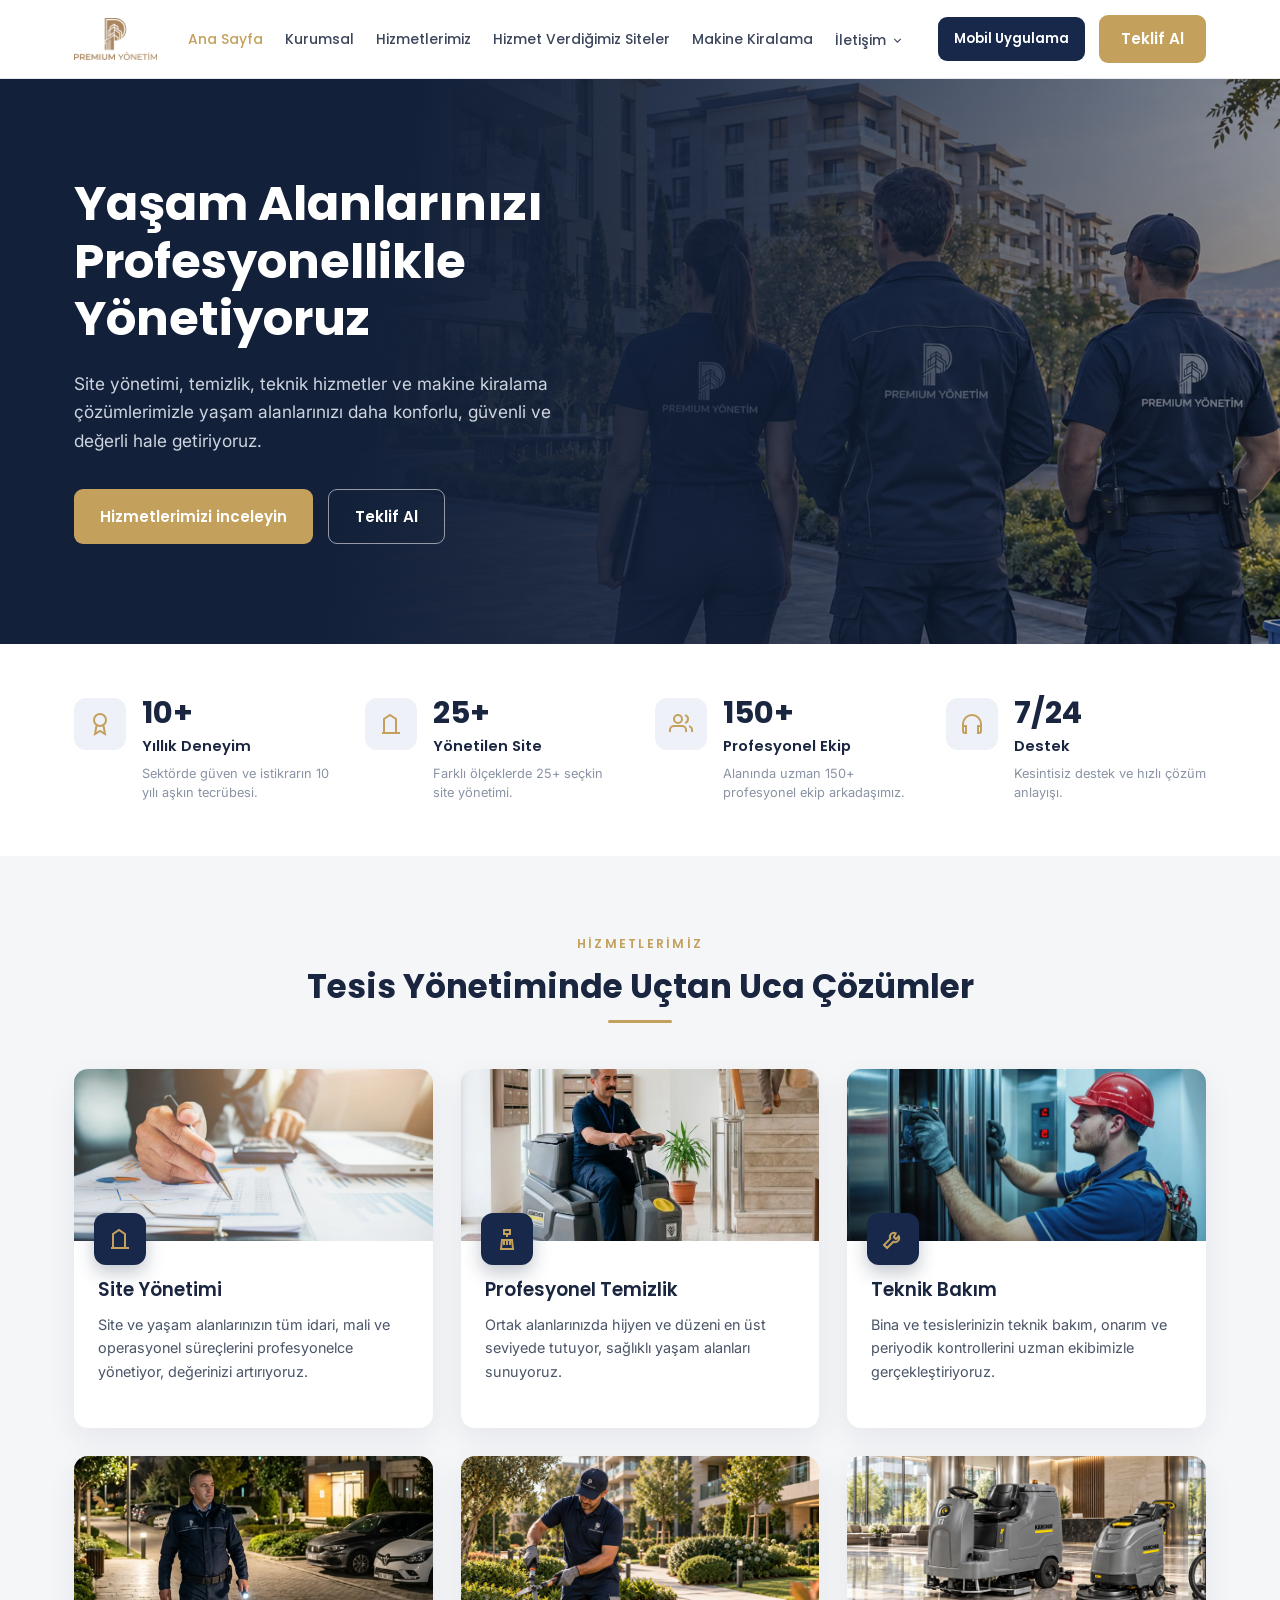
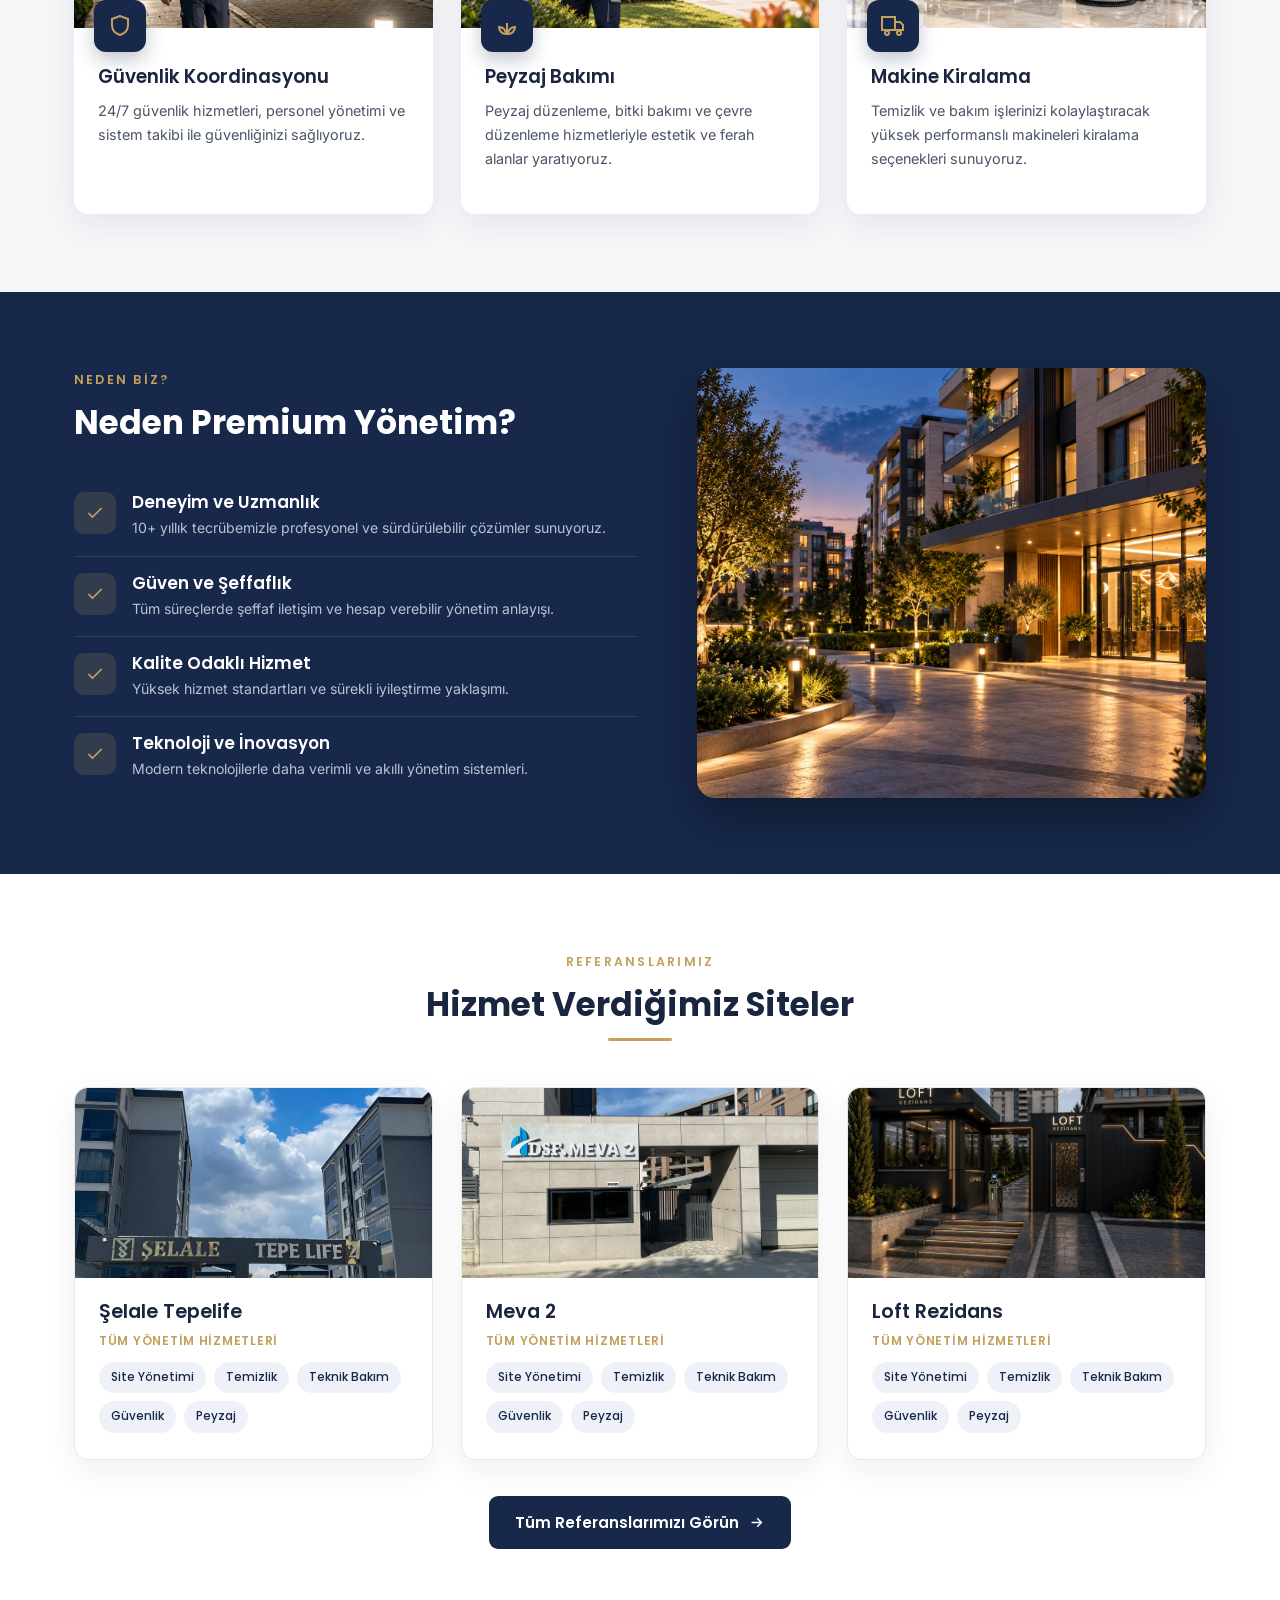
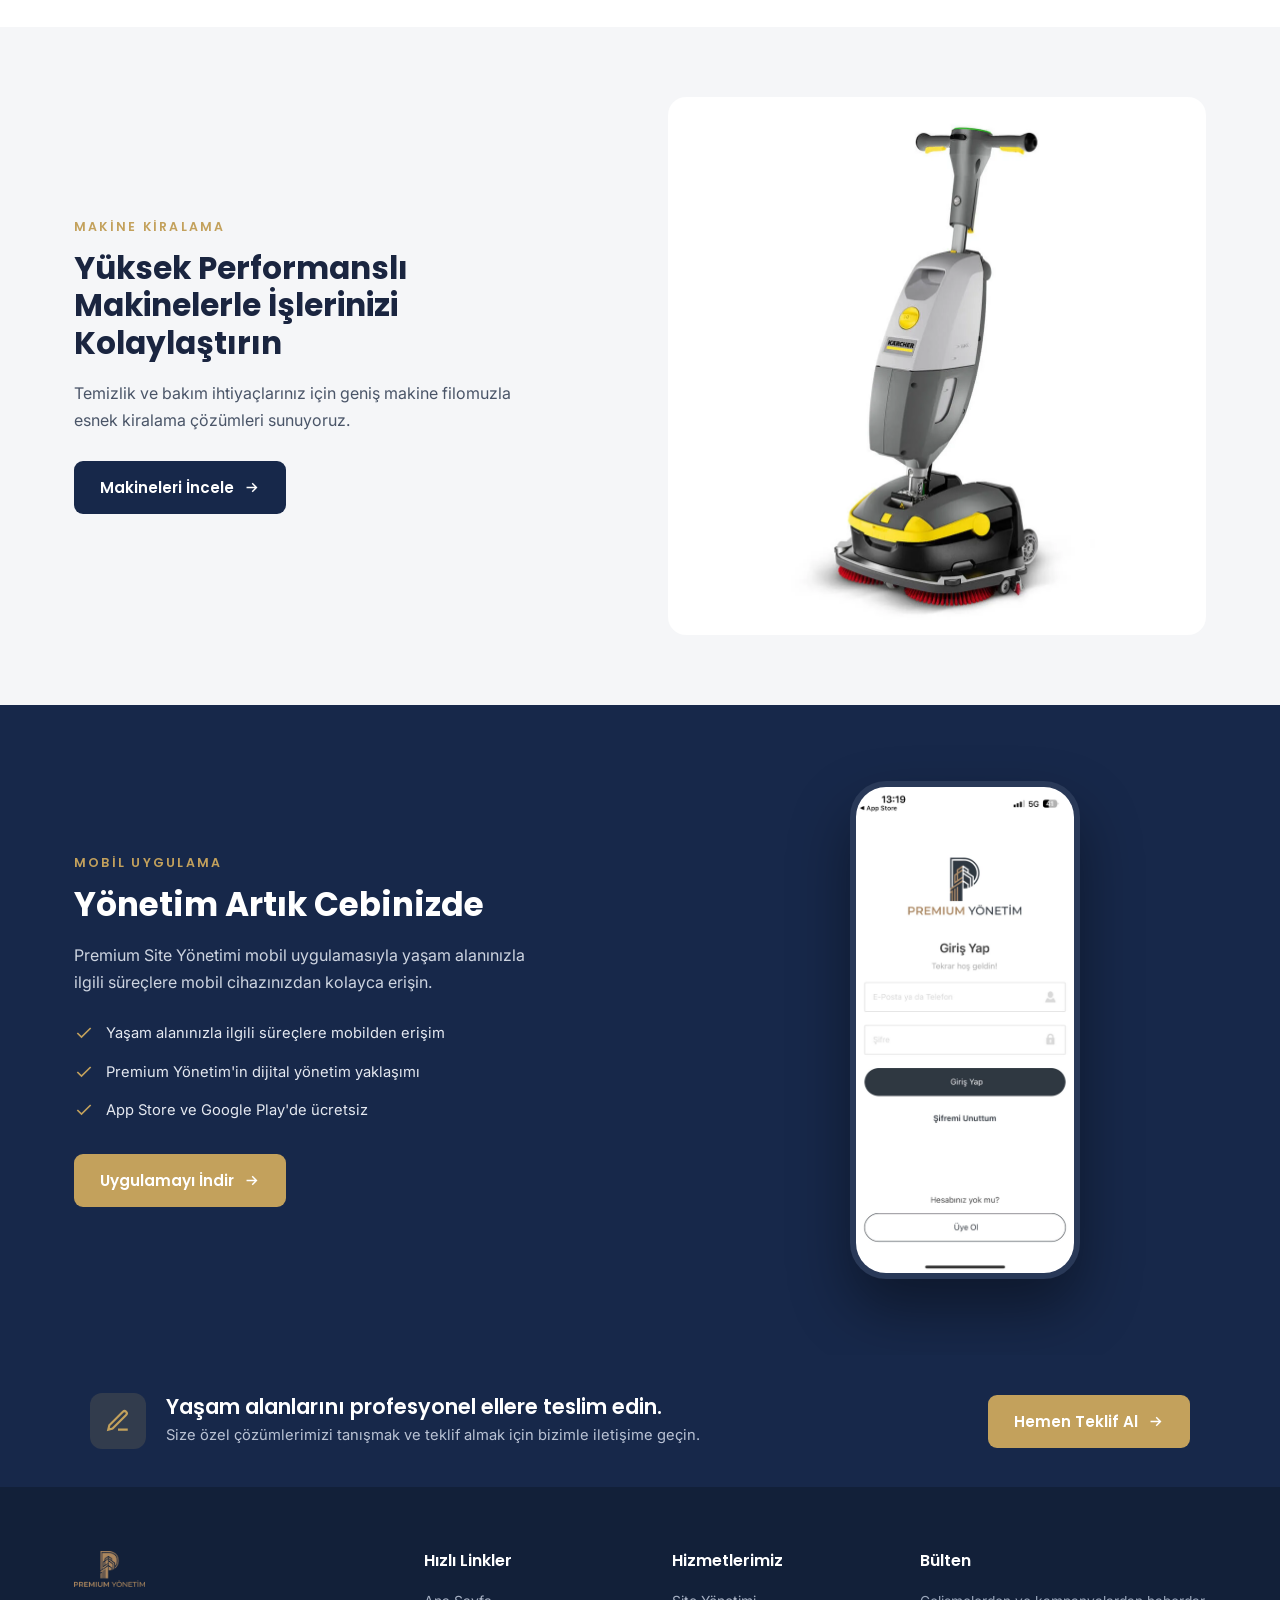
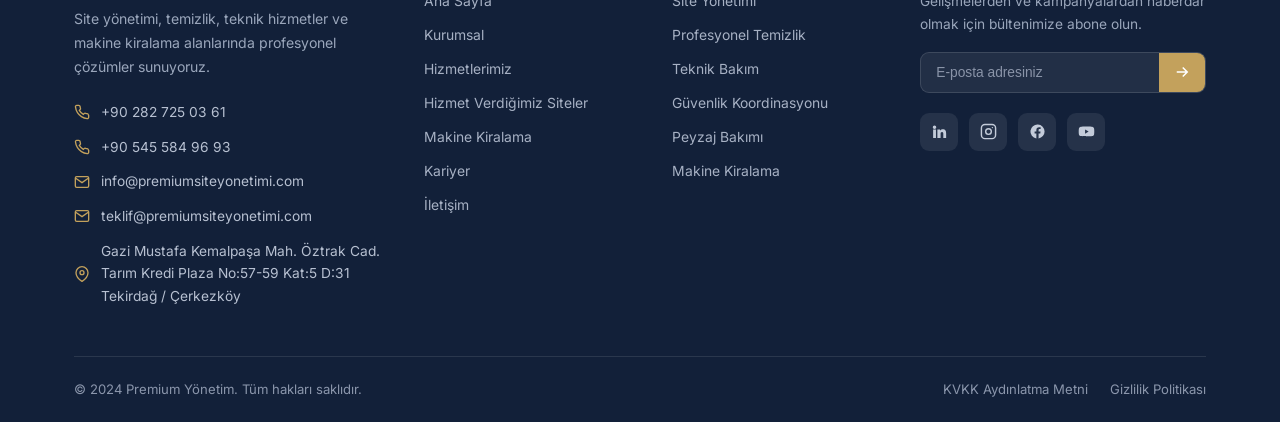
<file: index.html>
<!DOCTYPE html>
<html lang="tr">
<head>
<meta charset="UTF-8">
<meta name="viewport" content="width=device-width, initial-scale=1.0">
<title>Premium Yönetim — Yaşam Alanlarınızı Profesyonellikle Yönetiyoruz</title>
<link rel="preconnect" href="https://fonts.googleapis.com">
<link rel="preconnect" href="https://fonts.gstatic.com" crossorigin>
<link href="https://fonts.googleapis.com/css2?family=Poppins:wght@400;500;600;700;800&family=Inter:wght@400;500;600&display=swap" rel="stylesheet">
<link rel="stylesheet" href="style.css">
</head>
<body>

<!-- ============ NAVBAR ============ -->
<header class="nav">
  <div class="container nav-inner">
    <a href="#" class="logo">
      <img src="premium-yonetim-logo.png" alt="Premium Yönetim">
    </a>
    <nav class="nav-links">
      <a href="index.html" class="active">Ana Sayfa</a>
      <a href="kurumsal.html">Kurumsal</a>
      <a href="hizmetlerimiz.html">Hizmetlerimiz</a>
      <a href="hizmet-verdigimiz-siteler.html">Hizmet Verdiğimiz Siteler</a>
      <a href="makine-kiralama.html">Makine Kiralama</a>
      <div class="nav-item-drop">
        <span class="nav-drop-trigger">
          <a href="iletisim.html">İletişim</a>
          <button type="button" class="nav-drop-caret" aria-label="Kariyer alt menüsünü aç"><svg viewBox="0 0 24 24" fill="none" stroke="currentColor" stroke-width="2"><path d="m6 9 6 6 6-6"/></svg></button>
        </span>
        <div class="nav-dropdown">
          <div class="nav-dropdown-inner">
            <a href="kariyer.html">Kariyer</a>
          </div>
        </div>
      </div>
          <a href="mobil-uygulama.html" class="nav-app-link">Mobil Uygulama</a>
    </nav>
    <div class="nav-right">
      <a href="mobil-uygulama.html" class="btn btn-navy nav-app-btn">Mobil Uygulama</a>
      <a href="#" class="btn btn-gold" style="padding:11px 22px">Teklif Al</a>
      <button class="burger" aria-label="Menü"><span></span><span></span><span></span></button>
    </div>
  </div>
</header>

<!-- ============ HERO ============ -->
<section class="hero">
  <div class="hero-bg">
    <img src="banner-anasayfa.png" alt="">
  </div>
  <div class="container">
    <div class="hero-inner">
      <h1>Yaşam Alanlarınızı Profesyonellikle Yönetiyoruz</h1>
      <p>Site yönetimi, temizlik, teknik hizmetler ve makine kiralama çözümlerimizle yaşam alanlarınızı daha konforlu, güvenli ve değerli hale getiriyoruz.</p>
      <div class="hero-btns">
        <a href="#services" class="btn btn-gold">Hizmetlerimizi inceleyin</a>
        <a href="#" class="btn btn-outline">Teklif Al</a>
      </div>
    </div>
  </div>
</section>

<!-- ============ STATS ============ -->
<section class="stats">
  <div class="container stats-grid">
    <div class="stat">
      <div class="stat-ico"><svg viewBox="0 0 24 24" fill="none" stroke="currentColor" stroke-width="2"><circle cx="12" cy="8" r="6"/><path d="M15.5 13.5 17 22l-5-3-5 3 1.5-8.5"/></svg></div>
      <div><div class="stat-num">10+</div><div class="stat-label">Yıllık Deneyim</div><div class="stat-desc">Sektörde güven ve istikrarın 10 yılı aşkın tecrübesi.</div></div>
    </div>
    <div class="stat">
      <div class="stat-ico"><svg viewBox="0 0 24 24" fill="none" stroke="currentColor" stroke-width="2"><path d="M3 21h18M5 21V7l6-4 6 4v14"/><path d="M9 9h.01M9 13h.01M9 17h.01M13 9h.01M13 13h.01M13 17h.01"/></svg></div>
      <div><div class="stat-num">25+</div><div class="stat-label">Yönetilen Site</div><div class="stat-desc">Farklı ölçeklerde 25+ seçkin site yönetimi.</div></div>
    </div>
    <div class="stat">
      <div class="stat-ico"><svg viewBox="0 0 24 24" fill="none" stroke="currentColor" stroke-width="2"><path d="M17 20v-2a4 4 0 0 0-4-4H5a4 4 0 0 0-4 4v2"/><circle cx="9" cy="7" r="4"/><path d="M23 20v-2a4 4 0 0 0-3-3.87M16 3.13a4 4 0 0 1 0 7.75"/></svg></div>
      <div><div class="stat-num">150+</div><div class="stat-label">Profesyonel Ekip</div><div class="stat-desc">Alanında uzman 150+ profesyonel ekip arkadaşımız.</div></div>
    </div>
    <div class="stat">
      <div class="stat-ico"><svg viewBox="0 0 24 24" fill="none" stroke="currentColor" stroke-width="2"><path d="M3 18v-6a9 9 0 0 1 18 0v6"/><path d="M21 19a2 2 0 0 1-2 2h-1v-7h3zM3 19a2 2 0 0 0 2 2h1v-7H3z"/></svg></div>
      <div><div class="stat-num">7/24</div><div class="stat-label">Destek</div><div class="stat-desc">Kesintisiz destek ve hızlı çözüm anlayışı.</div></div>
    </div>
  </div>
</section>

<!-- ============ SERVICES ============ -->
<section class="services" id="services">
  <div class="container">
    <div class="eyebrow">Hizmetlerimiz</div>
    <h2 class="section-title">Tesis Yönetiminde Uçtan Uca Çözümler</h2>
    <div class="section-title-line"></div>
    <div class="cards-3">

      <article class="svc-card">
        <div class="svc-img">
          <img src="finans-aidat.webp" alt="Site Yönetimi">
          <div class="svc-icon"><svg viewBox="0 0 24 24" fill="none" stroke="currentColor" stroke-width="2"><path d="M3 21h18M5 21V7l6-4 6 4v14"/><path d="M9 9h.01M9 13h.01M13 9h.01M13 13h.01"/></svg></div>
        </div>
        <div class="svc-body">
          <h3>Site Yönetimi</h3>
          <p>Site ve yaşam alanlarınızın tüm idari, mali ve operasyonel süreçlerini profesyonelce yönetiyor, değerinizi artırıyoruz.</p>
        </div>
      </article>

      <article class="svc-card">
        <div class="svc-img">
          <img src="temizlik-hizmetleri.webp" alt="Profesyonel Temizlik">
          <div class="svc-icon"><svg viewBox="0 0 24 24" fill="none" stroke="currentColor" stroke-width="2"><path d="M9 3h6v4H9zM12 7v3M6 22h12l-1-9H7z"/><path d="M9 13v5M12 13v5M15 13v5"/></svg></div>
        </div>
        <div class="svc-body">
          <h3>Profesyonel Temizlik</h3>
          <p>Ortak alanlarınızda hijyen ve düzeni en üst seviyede tutuyor, sağlıklı yaşam alanları sunuyoruz.</p>
        </div>
      </article>

      <article class="svc-card">
        <div class="svc-img">
          <img src="teknik-bakim-onarim.webp" alt="Teknik Bakım">
          <div class="svc-icon"><svg viewBox="0 0 24 24" fill="none" stroke="currentColor" stroke-width="2"><path d="M14.7 6.3a4 4 0 0 0-5.4 5.3L3 18l3 3 6.4-6.3a4 4 0 0 0 5.3-5.4l-2.8 2.8-2.1-2.1z"/></svg></div>
        </div>
        <div class="svc-body">
          <h3>Teknik Bakım</h3>
          <p>Bina ve tesislerinizin teknik bakım, onarım ve periyodik kontrollerini uzman ekibimizle gerçekleştiriyoruz.</p>
        </div>
      </article>

      <article class="svc-card">
        <div class="svc-img">
          <img src="guvenlik-hizmetleri.webp" alt="Güvenlik Koordinasyonu">
          <div class="svc-icon"><svg viewBox="0 0 24 24" fill="none" stroke="currentColor" stroke-width="2"><path d="M12 2 4 5v6c0 5 3.4 8.5 8 10 4.6-1.5 8-5 8-10V5z"/></svg></div>
        </div>
        <div class="svc-body">
          <h3>Güvenlik Koordinasyonu</h3>
          <p>24/7 güvenlik hizmetleri, personel yönetimi ve sistem takibi ile güvenliğinizi sağlıyoruz.</p>
        </div>
      </article>

      <article class="svc-card">
        <div class="svc-img">
          <img src="peyzaj-ve-cevre-bakimi.png" alt="Peyzaj Bakımı">
          <div class="svc-icon"><svg viewBox="0 0 24 24" fill="none" stroke="currentColor" stroke-width="2"><path d="M11 20A7 7 0 0 1 4 13c4 0 7 3 7 7zM13 20a7 7 0 0 1 7-7c0 4-3 7-7 7zM12 20V9"/></svg></div>
        </div>
        <div class="svc-body">
          <h3>Peyzaj Bakımı</h3>
          <p>Peyzaj düzenleme, bitki bakımı ve çevre düzenleme hizmetleriyle estetik ve ferah alanlar yaratıyoruz.</p>
        </div>
      </article>

      <article class="svc-card">
        <div class="svc-img">
          <img src="banner-makine-kiralama.png" alt="Makine Kiralama">
          <div class="svc-icon"><svg viewBox="0 0 24 24" fill="none" stroke="currentColor" stroke-width="2"><path d="M1 3h13v13H1zM14 8h5l3 3v5h-8"/><circle cx="6" cy="19" r="2"/><circle cx="18" cy="19" r="2"/></svg></div>
        </div>
        <div class="svc-body">
          <h3>Makine Kiralama</h3>
          <p>Temizlik ve bakım işlerinizi kolaylaştıracak yüksek performanslı makineleri kiralama seçenekleri sunuyoruz.</p>
        </div>
      </article>

    </div>
  </div>
</section>

<!-- ============ WHY US ============ -->
<section class="why">
  <div class="container why-grid">
    <div class="why-text">
      <div class="eyebrow">Neden Biz?</div>
      <h2>Neden Premium Yönetim?</h2>
      <div class="why-item">
        <div class="why-ico"><svg viewBox="0 0 24 24" fill="none" stroke="currentColor" stroke-width="2"><path d="M20 6 9 17l-5-5"/></svg></div>
        <div><h4>Deneyim ve Uzmanlık</h4><p>10+ yıllık tecrübemizle profesyonel ve sürdürülebilir çözümler sunuyoruz.</p></div>
      </div>
      <div class="why-item">
        <div class="why-ico"><svg viewBox="0 0 24 24" fill="none" stroke="currentColor" stroke-width="2"><path d="M20 6 9 17l-5-5"/></svg></div>
        <div><h4>Güven ve Şeffaflık</h4><p>Tüm süreçlerde şeffaf iletişim ve hesap verebilir yönetim anlayışı.</p></div>
      </div>
      <div class="why-item">
        <div class="why-ico"><svg viewBox="0 0 24 24" fill="none" stroke="currentColor" stroke-width="2"><path d="M20 6 9 17l-5-5"/></svg></div>
        <div><h4>Kalite Odaklı Hizmet</h4><p>Yüksek hizmet standartları ve sürekli iyileştirme yaklaşımı.</p></div>
      </div>
      <div class="why-item">
        <div class="why-ico"><svg viewBox="0 0 24 24" fill="none" stroke="currentColor" stroke-width="2"><path d="M20 6 9 17l-5-5"/></svg></div>
        <div><h4>Teknoloji ve İnovasyon</h4><p>Modern teknolojilerle daha verimli ve akıllı yönetim sistemleri.</p></div>
      </div>
    </div>
    <div class="why-visual">
      <img src="neden-biz-gorsel.png" alt="Modern yaşam alanı">
    </div>
  </div>
</section>

<!-- ============ REFERENCES ============ -->
<section class="refs">
  <div class="container">
    <div class="eyebrow">Referanslarımız</div>
    <h2 class="section-title">Hizmet Verdiğimiz Siteler</h2>
    <div class="section-title-line"></div>
    <div class="cards-3">

      <article class="ref-card">
        <div class="ref-img"><img src="selale-tepelife.png" alt="Şelale Tepelife"></div>
        <div class="ref-body">
          <h3>Şelale Tepelife</h3>
          <div class="ref-services-label">Tüm Yönetim Hizmetleri</div>
          <div class="ref-tags"><span class="tag">Site Yönetimi</span><span class="tag">Temizlik</span><span class="tag">Teknik Bakım</span><span class="tag">Güvenlik</span><span class="tag">Peyzaj</span></div>
        </div>
      </article>

      <article class="ref-card">
        <div class="ref-img"><img src="meva-2.png" alt="Meva 2"></div>
        <div class="ref-body">
          <h3>Meva 2</h3>
          <div class="ref-services-label">Tüm Yönetim Hizmetleri</div>
          <div class="ref-tags"><span class="tag">Site Yönetimi</span><span class="tag">Temizlik</span><span class="tag">Teknik Bakım</span><span class="tag">Güvenlik</span><span class="tag">Peyzaj</span></div>
        </div>
      </article>

      <article class="ref-card">
        <div class="ref-img"><img src="loft-rezidans.png" alt="Loft Rezidans"></div>
        <div class="ref-body">
          <h3>Loft Rezidans</h3>
          <div class="ref-services-label">Tüm Yönetim Hizmetleri</div>
          <div class="ref-tags"><span class="tag">Site Yönetimi</span><span class="tag">Temizlik</span><span class="tag">Teknik Bakım</span><span class="tag">Güvenlik</span><span class="tag">Peyzaj</span></div>
        </div>
      </article>

    </div>
    <div style="text-align:center;margin-top:36px">
      <a href="hizmet-verdigimiz-siteler.html" class="btn btn-navy">Tüm Referanslarımızı Görün
        <svg viewBox="0 0 24 24" fill="none" stroke="currentColor" stroke-width="2"><path d="M5 12h14M13 6l6 6-6 6"/></svg>
      </a>
    </div>
  </div>
</section>

<!-- ============ MACHINE RENTAL ============ -->
<section class="rental">
  <div class="container rental-grid">
    <div class="rental-text">
      <div class="eyebrow">Makine Kiralama</div>
      <h2>Yüksek Performanslı Makinelerle İşlerinizi Kolaylaştırın</h2>
      <p>Temizlik ve bakım ihtiyaçlarınız için geniş makine filomuzla esnek kiralama çözümleri sunuyoruz.</p>
      <a href="#" class="btn btn-navy">Makineleri İncele
        <svg viewBox="0 0 24 24" fill="none" stroke="currentColor" stroke-width="2"><path d="M5 12h14M13 6l6 6-6 6"/></svg>
      </a>
    </div>
    <div class="rental-visual">
      <img src="urun-karcher-kmop46-zemin-temizleme.webp" alt="Temizlik makineleri">
    </div>
  </div>
</section>

<!-- ============ UYGULAMA TANITIMI ============ -->
<section class="app-promo">
  <div class="container app-promo-grid">
    <div class="app-promo-text">
      <div class="eyebrow">Mobil Uygulama</div>
      <h2>Yönetim Artık Cebinizde</h2>
      <p>Premium Site Yönetimi mobil uygulamasıyla yaşam alanınızla ilgili süreçlere mobil cihazınızdan kolayca erişin.</p>
      <div class="app-promo-features">
        <div class="app-promo-feature"><svg viewBox="0 0 24 24" fill="none" stroke="currentColor" stroke-width="2"><path d="M20 6 9 17l-5-5"/></svg>Yaşam alanınızla ilgili süreçlere mobilden erişim</div>
        <div class="app-promo-feature"><svg viewBox="0 0 24 24" fill="none" stroke="currentColor" stroke-width="2"><path d="M20 6 9 17l-5-5"/></svg>Premium Yönetim'in dijital yönetim yaklaşımı</div>
        <div class="app-promo-feature"><svg viewBox="0 0 24 24" fill="none" stroke="currentColor" stroke-width="2"><path d="M20 6 9 17l-5-5"/></svg>App Store ve Google Play'de ücretsiz</div>
      </div>
      <span class="app-download-wrap">
        <a href="#" class="btn btn-gold app-download-btn">Uygulamayı İndir
          <svg viewBox="0 0 24 24" fill="none" stroke="currentColor" stroke-width="2"><path d="M5 12h14M13 6l6 6-6 6"/></svg>
        </a>
      </span>
    </div>
    <div class="app-promo-visual">
      <div class="app-phone-photo">
        <img src="premium-yonetim-uygulama-giris-ekrani.jpeg" alt="Premium Site Yönetimi mobil uygulaması giriş ekranı">
      </div>
    </div>
  </div>
</section>

<!-- ============ CTA BANNER ============ -->
<section class="cta">
  <div class="container cta-inner">
    <div class="cta-left">
      <div class="cta-ico"><svg viewBox="0 0 24 24" fill="none" stroke="currentColor" stroke-width="2"><path d="M12 20h9M16.5 3.5a2.1 2.1 0 0 1 3 3L7 19l-4 1 1-4z"/></svg></div>
      <div>
        <h3>Yaşam alanlarını profesyonel ellere teslim edin.</h3>
        <p>Size özel çözümlerimizi tanışmak ve teklif almak için bizimle iletişime geçin.</p>
      </div>
    </div>
    <a href="#" class="btn btn-gold">Hemen Teklif Al
      <svg viewBox="0 0 24 24" fill="none" stroke="currentColor" stroke-width="2"><path d="M5 12h14M13 6l6 6-6 6"/></svg>
    </a>
  </div>
</section>

<!-- ============ FOOTER ============ -->
<footer>
  <div class="container">
    <div class="foot-grid">
      <div class="foot-about">
        <div class="foot-logo">
          <img src="premium-yonetim-logo.png" alt="Premium Yönetim">
        </div>
        <p>Site yönetimi, temizlik, teknik hizmetler ve makine kiralama alanlarında profesyonel çözümler sunuyoruz.</p>
        <div class="foot-contact">
          <a href="tel:+902827250361"><svg viewBox="0 0 24 24" fill="none" stroke="currentColor" stroke-width="2"><path d="M22 16.9v3a2 2 0 0 1-2.2 2 19.8 19.8 0 0 1-8.6-3 19.5 19.5 0 0 1-6-6 19.8 19.8 0 0 1-3-8.6A2 2 0 0 1 4.1 2h3a2 2 0 0 1 2 1.7c.1.9.3 1.8.6 2.6a2 2 0 0 1-.5 2.1L8 9.6a16 16 0 0 0 6 6l1.2-1.2a2 2 0 0 1 2.1-.5c.8.3 1.7.5 2.6.6a2 2 0 0 1 1.7 2z"/></svg> +90 282 725 03 61</a>
          <a href="tel:+905455849693"><svg viewBox="0 0 24 24" fill="none" stroke="currentColor" stroke-width="2"><path d="M22 16.9v3a2 2 0 0 1-2.2 2 19.8 19.8 0 0 1-8.6-3 19.5 19.5 0 0 1-6-6 19.8 19.8 0 0 1-3-8.6A2 2 0 0 1 4.1 2h3a2 2 0 0 1 2 1.7c.1.9.3 1.8.6 2.6a2 2 0 0 1-.5 2.1L8 9.6a16 16 0 0 0 6 6l1.2-1.2a2 2 0 0 1 2.1-.5c.8.3 1.7.5 2.6.6a2 2 0 0 1 1.7 2z"/></svg> +90 545 584 96 93</a>
          <a href="mailto:info@premiumsiteyonetimi.com"><svg viewBox="0 0 24 24" fill="none" stroke="currentColor" stroke-width="2"><rect x="2" y="4" width="20" height="16" rx="2"/><path d="m22 6-10 7L2 6"/></svg> info@premiumsiteyonetimi.com</a>
          <a href="mailto:teklif@premiumsiteyonetimi.com"><svg viewBox="0 0 24 24" fill="none" stroke="currentColor" stroke-width="2"><rect x="2" y="4" width="20" height="16" rx="2"/><path d="m22 6-10 7L2 6"/></svg> teklif@premiumsiteyonetimi.com</a>
          <a href="iletisim.html"><svg viewBox="0 0 24 24" fill="none" stroke="currentColor" stroke-width="2"><path d="M21 10c0 7-9 13-9 13s-9-6-9-13a9 9 0 0 1 18 0z"/><circle cx="12" cy="10" r="3"/></svg> Gazi Mustafa Kemalpaşa Mah. Öztrak Cad. Tarım Kredi Plaza No:57-59 Kat:5 D:31 Tekirdağ / Çerkezköy</a>
        </div>
      </div>

      <div>
        <h4>Hızlı Linkler</h4>
        <div class="foot-links">
          <a href="index.html">Ana Sayfa</a><a href="kurumsal.html">Kurumsal</a><a href="hizmetlerimiz.html">Hizmetlerimiz</a>
          <a href="hizmet-verdigimiz-siteler.html">Hizmet Verdiğimiz Siteler</a><a href="makine-kiralama.html">Makine Kiralama</a>
          <a href="kariyer.html">Kariyer</a><a href="iletisim.html">İletişim</a>
        </div>
      </div>

      <div>
        <h4>Hizmetlerimiz</h4>
        <div class="foot-links">
          <a href="#">Site Yönetimi</a><a href="#">Profesyonel Temizlik</a><a href="#">Teknik Bakım</a>
          <a href="#">Güvenlik Koordinasyonu</a><a href="#">Peyzaj Bakımı</a><a href="makine-kiralama.html">Makine Kiralama</a>
        </div>
      </div>

      <div class="foot-news">
        <h4>Bülten</h4>
        <p>Gelişmelerden ve kampanyalardan haberdar olmak için bültenimize abone olun.</p>
        <div class="news-form">
          <input type="email" placeholder="E-posta adresiniz">
          <button aria-label="Abone ol"><svg viewBox="0 0 24 24" fill="none" stroke="currentColor" stroke-width="2"><path d="M5 12h14M13 6l6 6-6 6"/></svg></button>
        </div>
        <div class="socials">
          <a href="#" aria-label="LinkedIn"><svg viewBox="0 0 24 24" fill="currentColor"><path d="M4.98 3.5a2.5 2.5 0 1 1 0 5 2.5 2.5 0 0 1 0-5zM3 9h4v12H3zM9 9h3.8v1.7h.05c.53-1 1.83-2 3.77-2 4 0 4.75 2.6 4.75 6V21h-4v-5.3c0-1.26 0-2.9-1.77-2.9-1.77 0-2.04 1.38-2.04 2.8V21H9z"/></svg></a>
          <a href="#" aria-label="Instagram"><svg viewBox="0 0 24 24" fill="none" stroke="currentColor" stroke-width="2"><rect x="2" y="2" width="20" height="20" rx="5"/><circle cx="12" cy="12" r="4"/><circle cx="17.5" cy="6.5" r="1" fill="currentColor" stroke="none"/></svg></a>
          <a href="#" aria-label="Facebook"><svg viewBox="0 0 24 24" fill="currentColor"><path d="M22 12a10 10 0 1 0-11.6 9.9v-7h-2.5V12h2.5V9.8c0-2.5 1.5-3.9 3.8-3.9 1.1 0 2.2.2 2.2.2v2.5h-1.3c-1.2 0-1.6.8-1.6 1.6V12h2.8l-.4 2.9h-2.4v7A10 10 0 0 0 22 12z"/></svg></a>
          <a href="#" aria-label="YouTube"><svg viewBox="0 0 24 24" fill="currentColor"><path d="M23 12s0-3.2-.4-4.7a2.5 2.5 0 0 0-1.8-1.8C19.3 5 12 5 12 5s-7.3 0-8.8.5A2.5 2.5 0 0 0 1.4 7.3C1 8.8 1 12 1 12s0 3.2.4 4.7a2.5 2.5 0 0 0 1.8 1.8C4.7 19 12 19 12 19s7.3 0 8.8-.5a2.5 2.5 0 0 0 1.8-1.8C23 15.2 23 12 23 12zM10 15V9l5 3z"/></svg></a>
        </div>
      </div>
    </div>

    <div class="foot-bottom">
      <div>© 2024 Premium Yönetim. Tüm hakları saklıdır.</div>
      <div class="fb-links"><a href="#">KVKK Aydınlatma Metni</a><a href="#">Gizlilik Politikası</a></div>
    </div>
  </div>
</footer>

<script src="app-download.js"></script>
<script>
  // Mobil menü (basit aç/kapa)
  document.querySelector('.burger').addEventListener('click', function(){
    const links = document.querySelector('.nav-links');
    const open = links.style.display === 'flex';
    links.style.display = open ? 'none' : 'flex';
    if(!open){
      links.style.position='absolute';links.style.top='66px';links.style.left='0';
      links.style.right='0';links.style.flexDirection='column';links.style.background='#fff';
      links.style.padding='18px 24px';links.style.gap='16px';
      links.style.boxShadow='0 12px 24px rgba(20,35,63,.1)';links.style.zIndex='60';
    }
  });
  document.querySelectorAll('.nav-drop-caret').forEach(function(btn){
    btn.addEventListener('click', function(e){
      e.preventDefault();
      e.stopPropagation();
      var item = btn.closest('.nav-item-drop');
      item.classList.toggle('open');
    });
  });
  document.addEventListener('click', function(e){
    document.querySelectorAll('.nav-item-drop.open').forEach(function(item){
      if(!item.contains(e.target)) item.classList.remove('open');
    });
  });
</script>

</body>
</html>
</file>
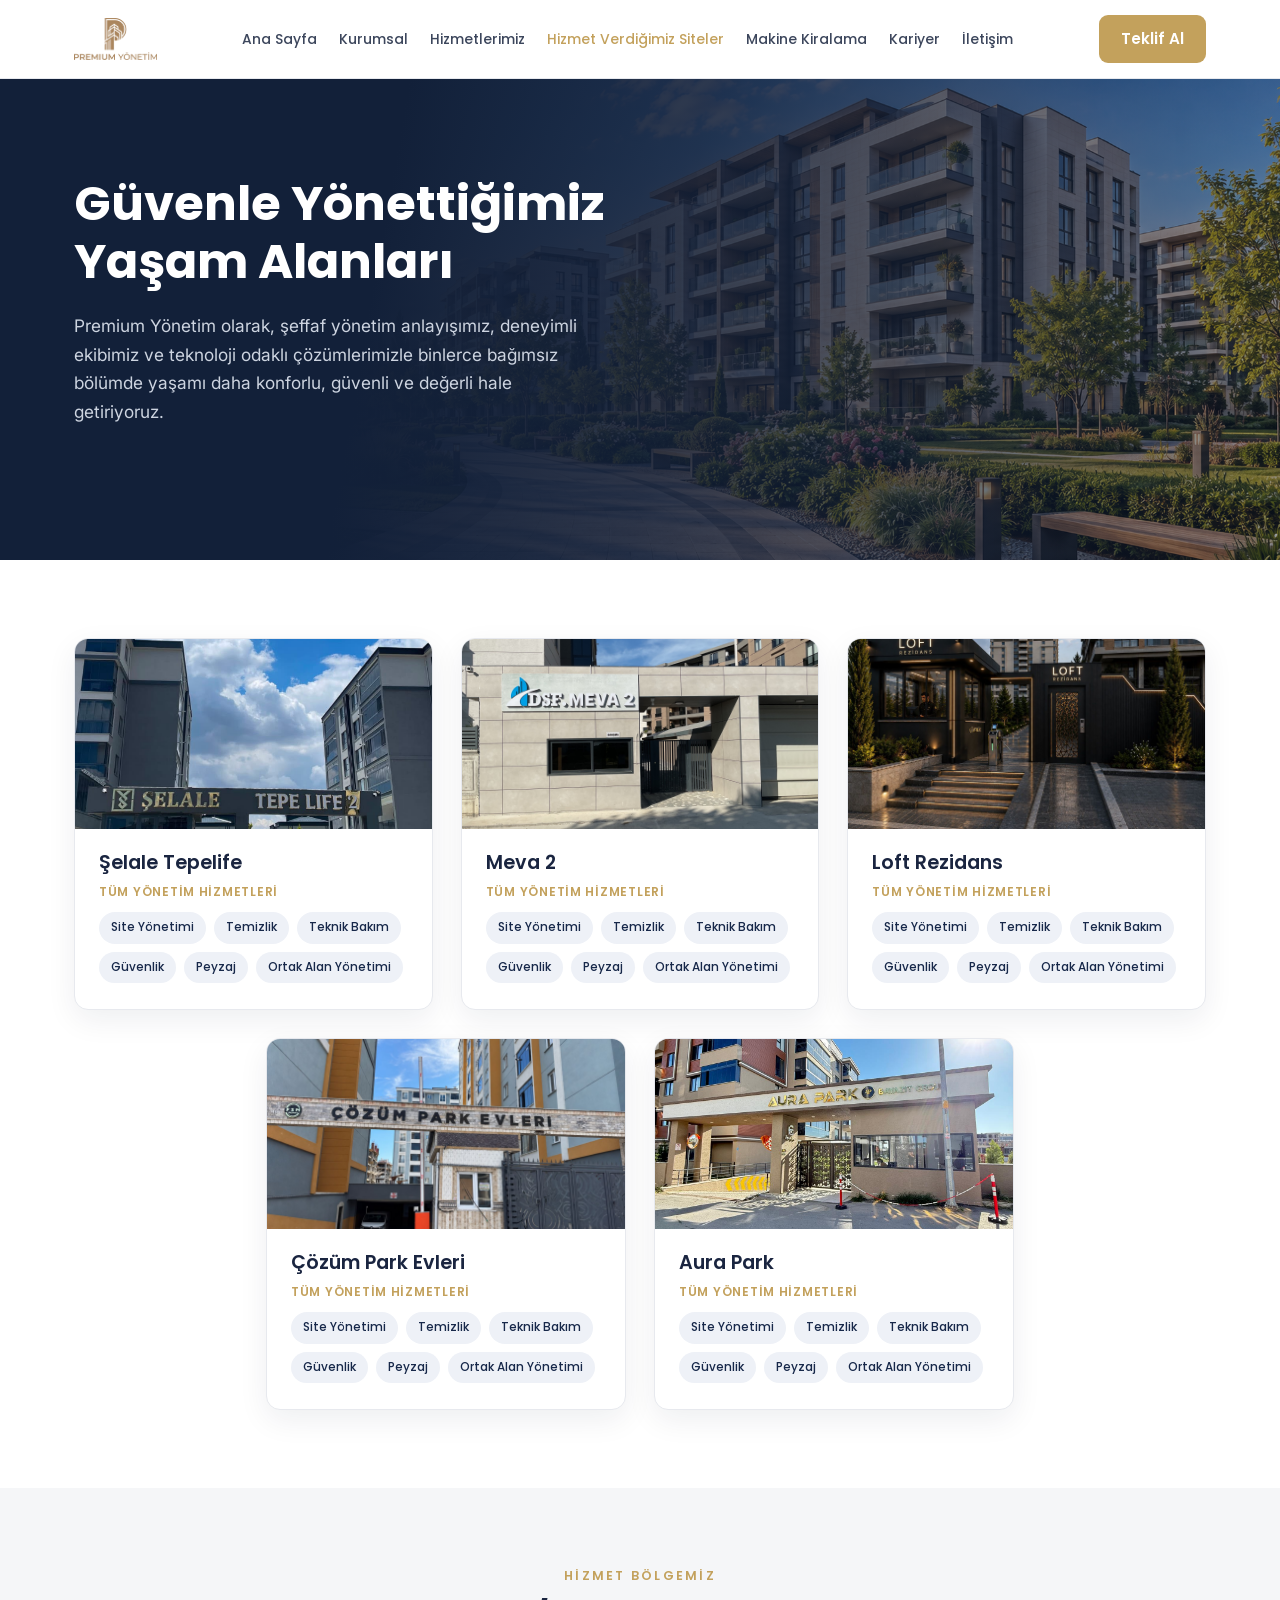
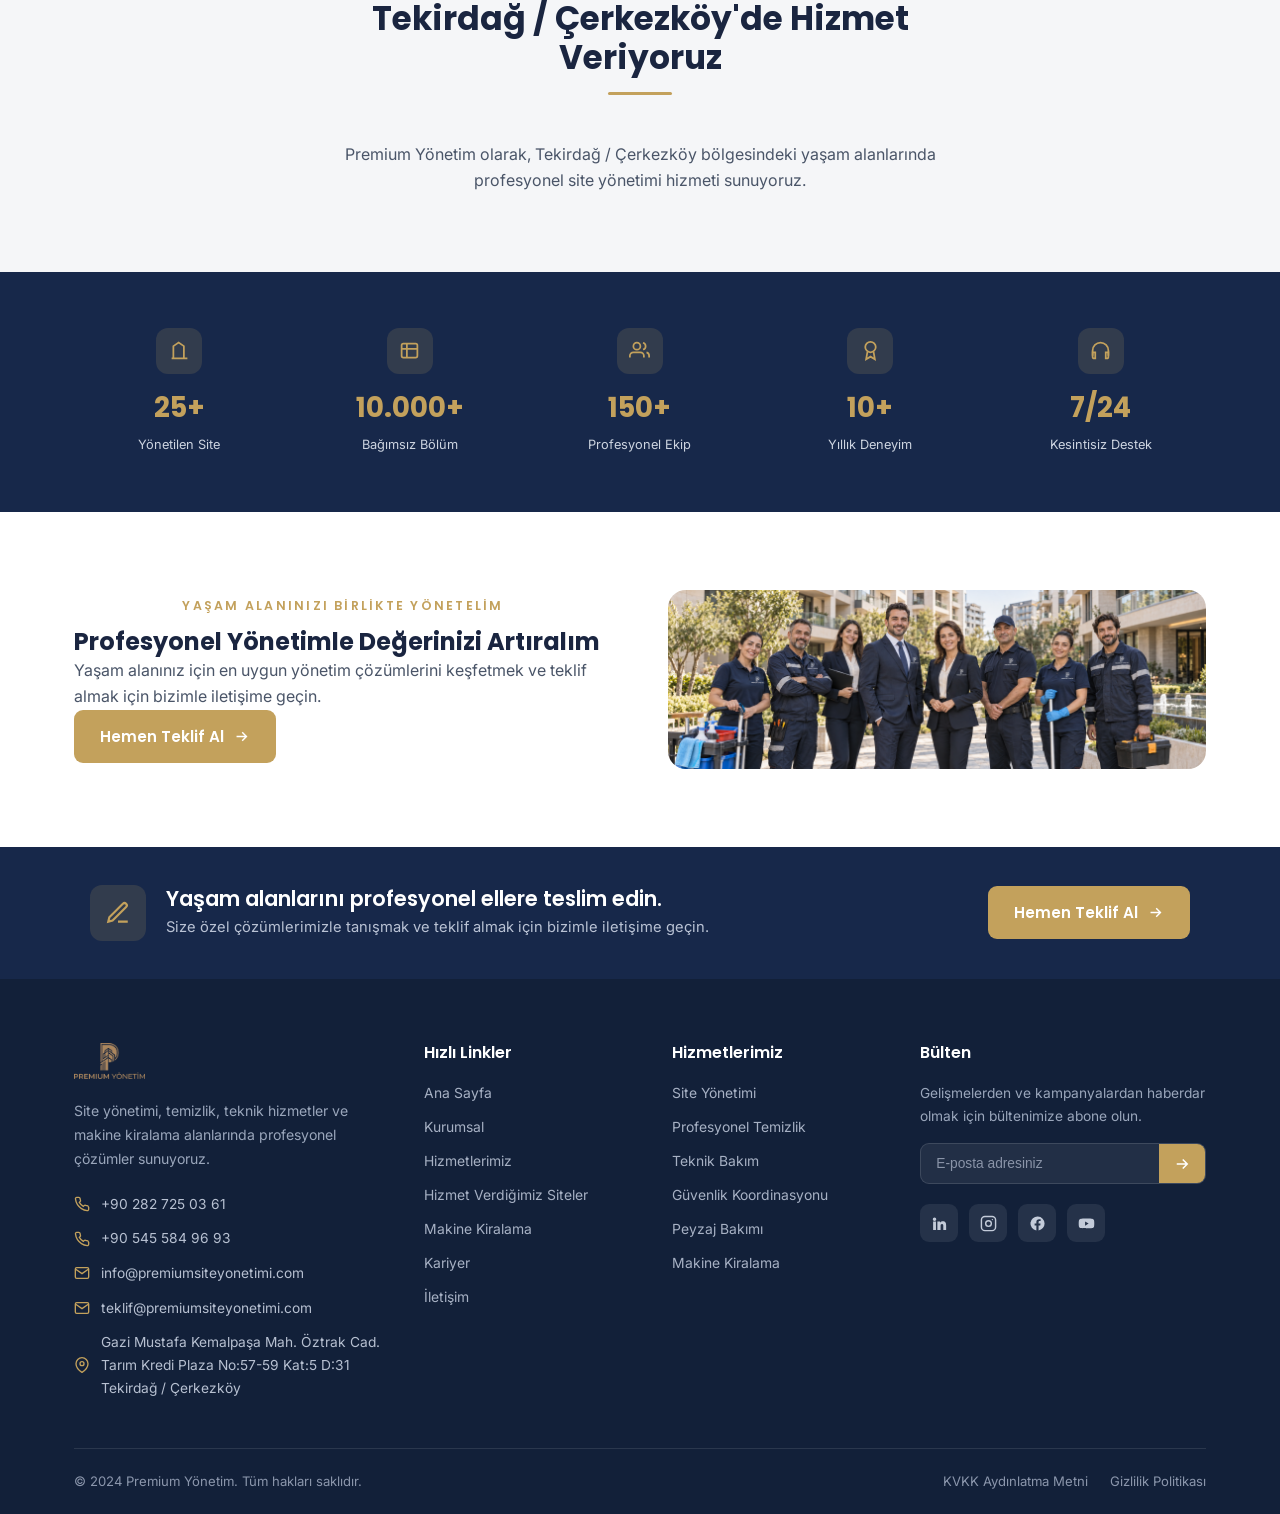
<file: hizmet-verdigimiz-siteler.html>
<!DOCTYPE html>
<html lang="tr">
<head>
<meta charset="UTF-8">
<meta name="viewport" content="width=device-width, initial-scale=1.0">
<title>Hizmet Verdiğimiz Siteler — Premium Yönetim</title>
<link rel="preconnect" href="https://fonts.googleapis.com">
<link rel="preconnect" href="https://fonts.gstatic.com" crossorigin>
<link href="https://fonts.googleapis.com/css2?family=Poppins:wght@400;500;600;700;800&family=Inter:wght@400;500;600&display=swap" rel="stylesheet">
<link rel="stylesheet" href="style.css">
</head>
<body>

<!-- ============ NAVBAR ============ -->
<header class="nav">
  <div class="container nav-inner">
    <a href="index.html" class="logo">
      <img src="premium-yonetim-logo.png" alt="Premium Yönetim">
    </a>
    <nav class="nav-links">
      <a href="index.html">Ana Sayfa</a>
      <a href="kurumsal.html">Kurumsal</a>
      <a href="hizmetlerimiz.html">Hizmetlerimiz</a>
      <a href="hizmet-verdigimiz-siteler.html" class="active">Hizmet Verdiğimiz Siteler</a>
      <a href="makine-kiralama.html">Makine Kiralama</a>
      <a href="kariyer.html">Kariyer</a>
      <a href="iletisim.html">İletişim</a>
    </nav>
    <div class="nav-right">
      <a href="#" class="btn btn-gold" style="padding:11px 22px">Teklif Al</a>
      <button class="burger" aria-label="Menü"><span></span><span></span><span></span></button>
    </div>
  </div>
</header>

<!-- ============ HERO ============ -->
<section class="hero">
  <div class="hero-bg">
    <img src="banner-hizmet-verdigimiz-siteler.png" alt="">
  </div>
  <div class="container">
    <div class="hero-inner">
      <h1>Güvenle Yönettiğimiz Yaşam Alanları</h1>
      <p>Premium Yönetim olarak, şeffaf yönetim anlayışımız, deneyimli ekibimiz ve teknoloji odaklı çözümlerimizle binlerce bağımsız bölümde yaşamı daha konforlu, güvenli ve değerli hale getiriyoruz.</p>
    </div>
  </div>
</section>

<!-- ============ REFERANS LİSTESİ ============ -->
<section class="section-white">
  <div class="container">
    <div class="sites-grid">
      <article class="ref-card">
        <div class="ref-img"><img src="selale-tepelife.png" alt="Şelale Tepelife"></div>
        <div class="ref-body">
          <h3>Şelale Tepelife</h3>
          <div class="ref-services-label">Tüm Yönetim Hizmetleri</div>
          <div class="ref-tags"><span class="tag">Site Yönetimi</span><span class="tag">Temizlik</span><span class="tag">Teknik Bakım</span><span class="tag">Güvenlik</span><span class="tag">Peyzaj</span><span class="tag">Ortak Alan Yönetimi</span></div>
        </div>
      </article>
      <article class="ref-card">
        <div class="ref-img"><img src="meva-2.png" alt="Meva 2"></div>
        <div class="ref-body">
          <h3>Meva 2</h3>
          <div class="ref-services-label">Tüm Yönetim Hizmetleri</div>
          <div class="ref-tags"><span class="tag">Site Yönetimi</span><span class="tag">Temizlik</span><span class="tag">Teknik Bakım</span><span class="tag">Güvenlik</span><span class="tag">Peyzaj</span><span class="tag">Ortak Alan Yönetimi</span></div>
        </div>
      </article>
      <article class="ref-card">
        <div class="ref-img"><img src="loft-rezidans.png" alt="Loft Rezidans"></div>
        <div class="ref-body">
          <h3>Loft Rezidans</h3>
          <div class="ref-services-label">Tüm Yönetim Hizmetleri</div>
          <div class="ref-tags"><span class="tag">Site Yönetimi</span><span class="tag">Temizlik</span><span class="tag">Teknik Bakım</span><span class="tag">Güvenlik</span><span class="tag">Peyzaj</span><span class="tag">Ortak Alan Yönetimi</span></div>
        </div>
      </article>
      <article class="ref-card">
        <div class="ref-img"><img src="cozum-park-evleri.png" alt="Çözüm Park Evleri"></div>
        <div class="ref-body">
          <h3>Çözüm Park Evleri</h3>
          <div class="ref-services-label">Tüm Yönetim Hizmetleri</div>
          <div class="ref-tags"><span class="tag">Site Yönetimi</span><span class="tag">Temizlik</span><span class="tag">Teknik Bakım</span><span class="tag">Güvenlik</span><span class="tag">Peyzaj</span><span class="tag">Ortak Alan Yönetimi</span></div>
        </div>
      </article>
      <article class="ref-card">
        <div class="ref-img"><img src="aura-park.png" alt="Aura Park"></div>
        <div class="ref-body">
          <h3>Aura Park</h3>
          <div class="ref-services-label">Tüm Yönetim Hizmetleri</div>
          <div class="ref-tags"><span class="tag">Site Yönetimi</span><span class="tag">Temizlik</span><span class="tag">Teknik Bakım</span><span class="tag">Güvenlik</span><span class="tag">Peyzaj</span><span class="tag">Ortak Alan Yönetimi</span></div>
        </div>
      </article>
    </div>
  </div>
</section>

<!-- ============ HİZMET BÖLGEMİZ ============ -->
<section class="section-alt">
  <div class="container" style="max-width:700px;text-align:center">
    <div class="eyebrow">Hizmet Bölgemiz</div>
    <h2 class="section-title">Tekirdağ / Çerkezköy'de Hizmet Veriyoruz</h2>
    <div class="section-title-line"></div>
    <p class="quality-lead" style="margin-bottom:0">Premium Yönetim olarak, Tekirdağ / Çerkezköy bölgesindeki yaşam alanlarında profesyonel site yönetimi hizmeti sunuyoruz.</p>
  </div>
</section>

<!-- ============ RAKAMLARLA BİZ ============ -->
<section class="stats-band">
  <div class="container stats-band-grid">
    <div class="stats-band-item">
      <div class="stats-band-ico"><svg viewBox="0 0 24 24" fill="none" stroke="currentColor" stroke-width="2"><path d="M3 21h18M5 21V7l6-4 6 4v14"/><path d="M9 9h.01M9 13h.01M13 9h.01M13 13h.01"/></svg></div>
      <div class="stats-band-num">25+</div>
      <div class="stats-band-label">Yönetilen Site</div>
    </div>
    <div class="stats-band-item">
      <div class="stats-band-ico"><svg viewBox="0 0 24 24" fill="none" stroke="currentColor" stroke-width="2"><rect x="3" y="4" width="18" height="16" rx="2"/><path d="M3 10h18M9 4v16"/></svg></div>
      <div class="stats-band-num">10.000+</div>
      <div class="stats-band-label">Bağımsız Bölüm</div>
    </div>
    <div class="stats-band-item">
      <div class="stats-band-ico"><svg viewBox="0 0 24 24" fill="none" stroke="currentColor" stroke-width="2"><path d="M17 20v-2a4 4 0 0 0-4-4H5a4 4 0 0 0-4 4v2"/><circle cx="9" cy="7" r="4"/><path d="M23 20v-2a4 4 0 0 0-3-3.87M16 3.13a4 4 0 0 1 0 7.75"/></svg></div>
      <div class="stats-band-num">150+</div>
      <div class="stats-band-label">Profesyonel Ekip</div>
    </div>
    <div class="stats-band-item">
      <div class="stats-band-ico"><svg viewBox="0 0 24 24" fill="none" stroke="currentColor" stroke-width="2"><circle cx="12" cy="8" r="6"/><path d="M15.5 13.5 17 22l-5-3-5 3 1.5-8.5"/></svg></div>
      <div class="stats-band-num">10+</div>
      <div class="stats-band-label">Yıllık Deneyim</div>
    </div>
    <div class="stats-band-item">
      <div class="stats-band-ico"><svg viewBox="0 0 24 24" fill="none" stroke="currentColor" stroke-width="2"><path d="M3 18v-6a9 9 0 0 1 18 0v6"/><path d="M21 19a2 2 0 0 1-2 2h-1v-7h3zM3 19a2 2 0 0 0 2 2h1v-7H3z"/></svg></div>
      <div class="stats-band-num">7/24</div>
      <div class="stats-band-label">Kesintisiz Destek</div>
    </div>
  </div>
</section>

<!-- ============ YAŞAM ALANINIZI BİRLİKTE YÖNETELİM ============ -->
<section class="section-white">
  <div class="container rental-grid">
    <div class="rental-text">
      <div class="eyebrow">Yaşam Alanınızı Birlikte Yönetelim</div>
      <h2>Profesyonel Yönetimle Değerinizi Artıralım</h2>
      <p>Yaşam alanınız için en uygun yönetim çözümlerini keşfetmek ve teklif almak için bizimle iletişime geçin.</p>
      <a href="iletisim.html" class="btn btn-gold">Hemen Teklif Al
        <svg viewBox="0 0 24 24" fill="none" stroke="currentColor" stroke-width="2"><path d="M5 12h14M13 6l6 6-6 6"/></svg>
      </a>
    </div>
    <div class="rental-visual">
      <img src="banner-kariyer.png" alt="Premium Yönetim ekibi">
    </div>
  </div>
</section>

<!-- ============ CTA BANNER ============ -->
<section class="cta">
  <div class="container cta-inner">
    <div class="cta-left">
      <div class="cta-ico"><svg viewBox="0 0 24 24" fill="none" stroke="currentColor" stroke-width="2"><path d="M12 20h9M16.5 3.5a2.1 2.1 0 0 1 3 3L7 19l-4 1 1-4z"/></svg></div>
      <div>
        <h3>Yaşam alanlarını profesyonel ellere teslim edin.</h3>
        <p>Size özel çözümlerimizle tanışmak ve teklif almak için bizimle iletişime geçin.</p>
      </div>
    </div>
    <a href="#" class="btn btn-gold">Hemen Teklif Al
      <svg viewBox="0 0 24 24" fill="none" stroke="currentColor" stroke-width="2"><path d="M5 12h14M13 6l6 6-6 6"/></svg>
    </a>
  </div>
</section>

<!-- ============ FOOTER ============ -->
<footer>
  <div class="container">
    <div class="foot-grid">
      <div class="foot-about">
        <div class="foot-logo">
          <img src="premium-yonetim-logo.png" alt="Premium Yönetim">
        </div>
        <p>Site yönetimi, temizlik, teknik hizmetler ve makine kiralama alanlarında profesyonel çözümler sunuyoruz.</p>
        <div class="foot-contact">
          <a href="tel:+902827250361"><svg viewBox="0 0 24 24" fill="none" stroke="currentColor" stroke-width="2"><path d="M22 16.9v3a2 2 0 0 1-2.2 2 19.8 19.8 0 0 1-8.6-3 19.5 19.5 0 0 1-6-6 19.8 19.8 0 0 1-3-8.6A2 2 0 0 1 4.1 2h3a2 2 0 0 1 2 1.7c.1.9.3 1.8.6 2.6a2 2 0 0 1-.5 2.1L8 9.6a16 16 0 0 0 6 6l1.2-1.2a2 2 0 0 1 2.1-.5c.8.3 1.7.5 2.6.6a2 2 0 0 1 1.7 2z"/></svg> +90 282 725 03 61</a>
          <a href="tel:+905455849693"><svg viewBox="0 0 24 24" fill="none" stroke="currentColor" stroke-width="2"><path d="M22 16.9v3a2 2 0 0 1-2.2 2 19.8 19.8 0 0 1-8.6-3 19.5 19.5 0 0 1-6-6 19.8 19.8 0 0 1-3-8.6A2 2 0 0 1 4.1 2h3a2 2 0 0 1 2 1.7c.1.9.3 1.8.6 2.6a2 2 0 0 1-.5 2.1L8 9.6a16 16 0 0 0 6 6l1.2-1.2a2 2 0 0 1 2.1-.5c.8.3 1.7.5 2.6.6a2 2 0 0 1 1.7 2z"/></svg> +90 545 584 96 93</a>
          <a href="mailto:info@premiumsiteyonetimi.com"><svg viewBox="0 0 24 24" fill="none" stroke="currentColor" stroke-width="2"><rect x="2" y="4" width="20" height="16" rx="2"/><path d="m22 6-10 7L2 6"/></svg> info@premiumsiteyonetimi.com</a>
          <a href="mailto:teklif@premiumsiteyonetimi.com"><svg viewBox="0 0 24 24" fill="none" stroke="currentColor" stroke-width="2"><rect x="2" y="4" width="20" height="16" rx="2"/><path d="m22 6-10 7L2 6"/></svg> teklif@premiumsiteyonetimi.com</a>
          <a href="iletisim.html"><svg viewBox="0 0 24 24" fill="none" stroke="currentColor" stroke-width="2"><path d="M21 10c0 7-9 13-9 13s-9-6-9-13a9 9 0 0 1 18 0z"/><circle cx="12" cy="10" r="3"/></svg> Gazi Mustafa Kemalpaşa Mah. Öztrak Cad. Tarım Kredi Plaza No:57-59 Kat:5 D:31 Tekirdağ / Çerkezköy</a>
        </div>
      </div>

      <div>
        <h4>Hızlı Linkler</h4>
        <div class="foot-links">
          <a href="index.html">Ana Sayfa</a><a href="kurumsal.html">Kurumsal</a><a href="hizmetlerimiz.html">Hizmetlerimiz</a>
          <a href="hizmet-verdigimiz-siteler.html">Hizmet Verdiğimiz Siteler</a><a href="makine-kiralama.html">Makine Kiralama</a>
          <a href="kariyer.html">Kariyer</a><a href="iletisim.html">İletişim</a>
        </div>
      </div>

      <div>
        <h4>Hizmetlerimiz</h4>
        <div class="foot-links">
          <a href="#">Site Yönetimi</a><a href="#">Profesyonel Temizlik</a><a href="#">Teknik Bakım</a>
          <a href="#">Güvenlik Koordinasyonu</a><a href="#">Peyzaj Bakımı</a><a href="makine-kiralama.html">Makine Kiralama</a>
        </div>
      </div>

      <div class="foot-news">
        <h4>Bülten</h4>
        <p>Gelişmelerden ve kampanyalardan haberdar olmak için bültenimize abone olun.</p>
        <div class="news-form">
          <input type="email" placeholder="E-posta adresiniz">
          <button aria-label="Abone ol"><svg viewBox="0 0 24 24" fill="none" stroke="currentColor" stroke-width="2"><path d="M5 12h14M13 6l6 6-6 6"/></svg></button>
        </div>
        <div class="socials">
          <a href="#" aria-label="LinkedIn"><svg viewBox="0 0 24 24" fill="currentColor"><path d="M4.98 3.5a2.5 2.5 0 1 1 0 5 2.5 2.5 0 0 1 0-5zM3 9h4v12H3zM9 9h3.8v1.7h.05c.53-1 1.83-2 3.77-2 4 0 4.75 2.6 4.75 6V21h-4v-5.3c0-1.26 0-2.9-1.77-2.9-1.77 0-2.04 1.38-2.04 2.8V21H9z"/></svg></a>
          <a href="#" aria-label="Instagram"><svg viewBox="0 0 24 24" fill="none" stroke="currentColor" stroke-width="2"><rect x="2" y="2" width="20" height="20" rx="5"/><circle cx="12" cy="12" r="4"/><circle cx="17.5" cy="6.5" r="1" fill="currentColor" stroke="none"/></svg></a>
          <a href="#" aria-label="Facebook"><svg viewBox="0 0 24 24" fill="currentColor"><path d="M22 12a10 10 0 1 0-11.6 9.9v-7h-2.5V12h2.5V9.8c0-2.5 1.5-3.9 3.8-3.9 1.1 0 2.2.2 2.2.2v2.5h-1.3c-1.2 0-1.6.8-1.6 1.6V12h2.8l-.4 2.9h-2.4v7A10 10 0 0 0 22 12z"/></svg></a>
          <a href="#" aria-label="YouTube"><svg viewBox="0 0 24 24" fill="currentColor"><path d="M23 12s0-3.2-.4-4.7a2.5 2.5 0 0 0-1.8-1.8C19.3 5 12 5 12 5s-7.3 0-8.8.5A2.5 2.5 0 0 0 1.4 7.3C1 8.8 1 12 1 12s0 3.2.4 4.7a2.5 2.5 0 0 0 1.8 1.8C4.7 19 12 19 12 19s7.3 0 8.8-.5a2.5 2.5 0 0 0 1.8-1.8C23 15.2 23 12 23 12zM10 15V9l5 3z"/></svg></a>
        </div>
      </div>
    </div>

    <div class="foot-bottom">
      <div>© 2024 Premium Yönetim. Tüm hakları saklıdır.</div>
      <div class="fb-links"><a href="#">KVKK Aydınlatma Metni</a><a href="#">Gizlilik Politikası</a></div>
    </div>
  </div>
</footer>

<script>
  document.querySelector('.burger').addEventListener('click', function(){
    const links = document.querySelector('.nav-links');
    const open = links.style.display === 'flex';
    links.style.display = open ? 'none' : 'flex';
    if(!open){
      links.style.position='absolute';links.style.top='66px';links.style.left='0';
      links.style.right='0';links.style.flexDirection='column';links.style.background='#fff';
      links.style.padding='18px 24px';links.style.gap='16px';
      links.style.boxShadow='0 12px 24px rgba(20,35,63,.1)';links.style.zIndex='60';
    }
  });
</script>

</body>
</html>
</file>
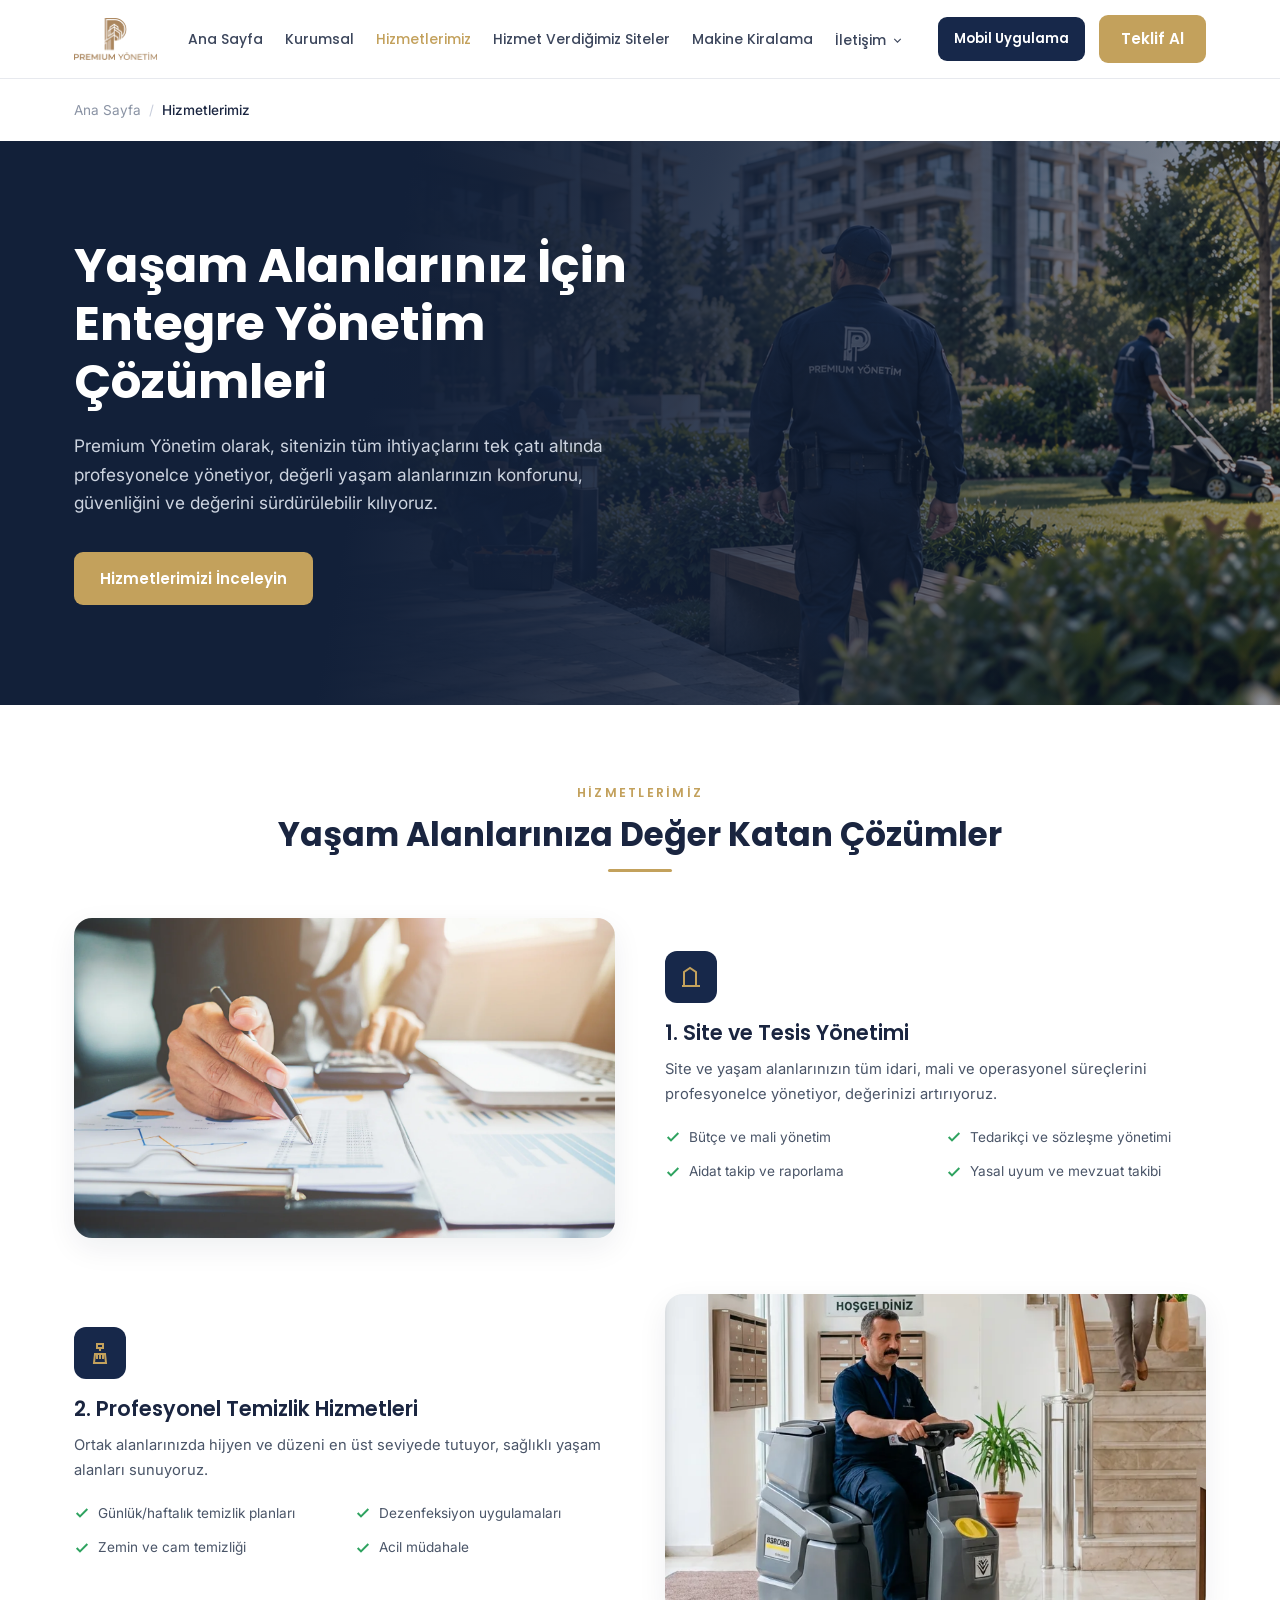
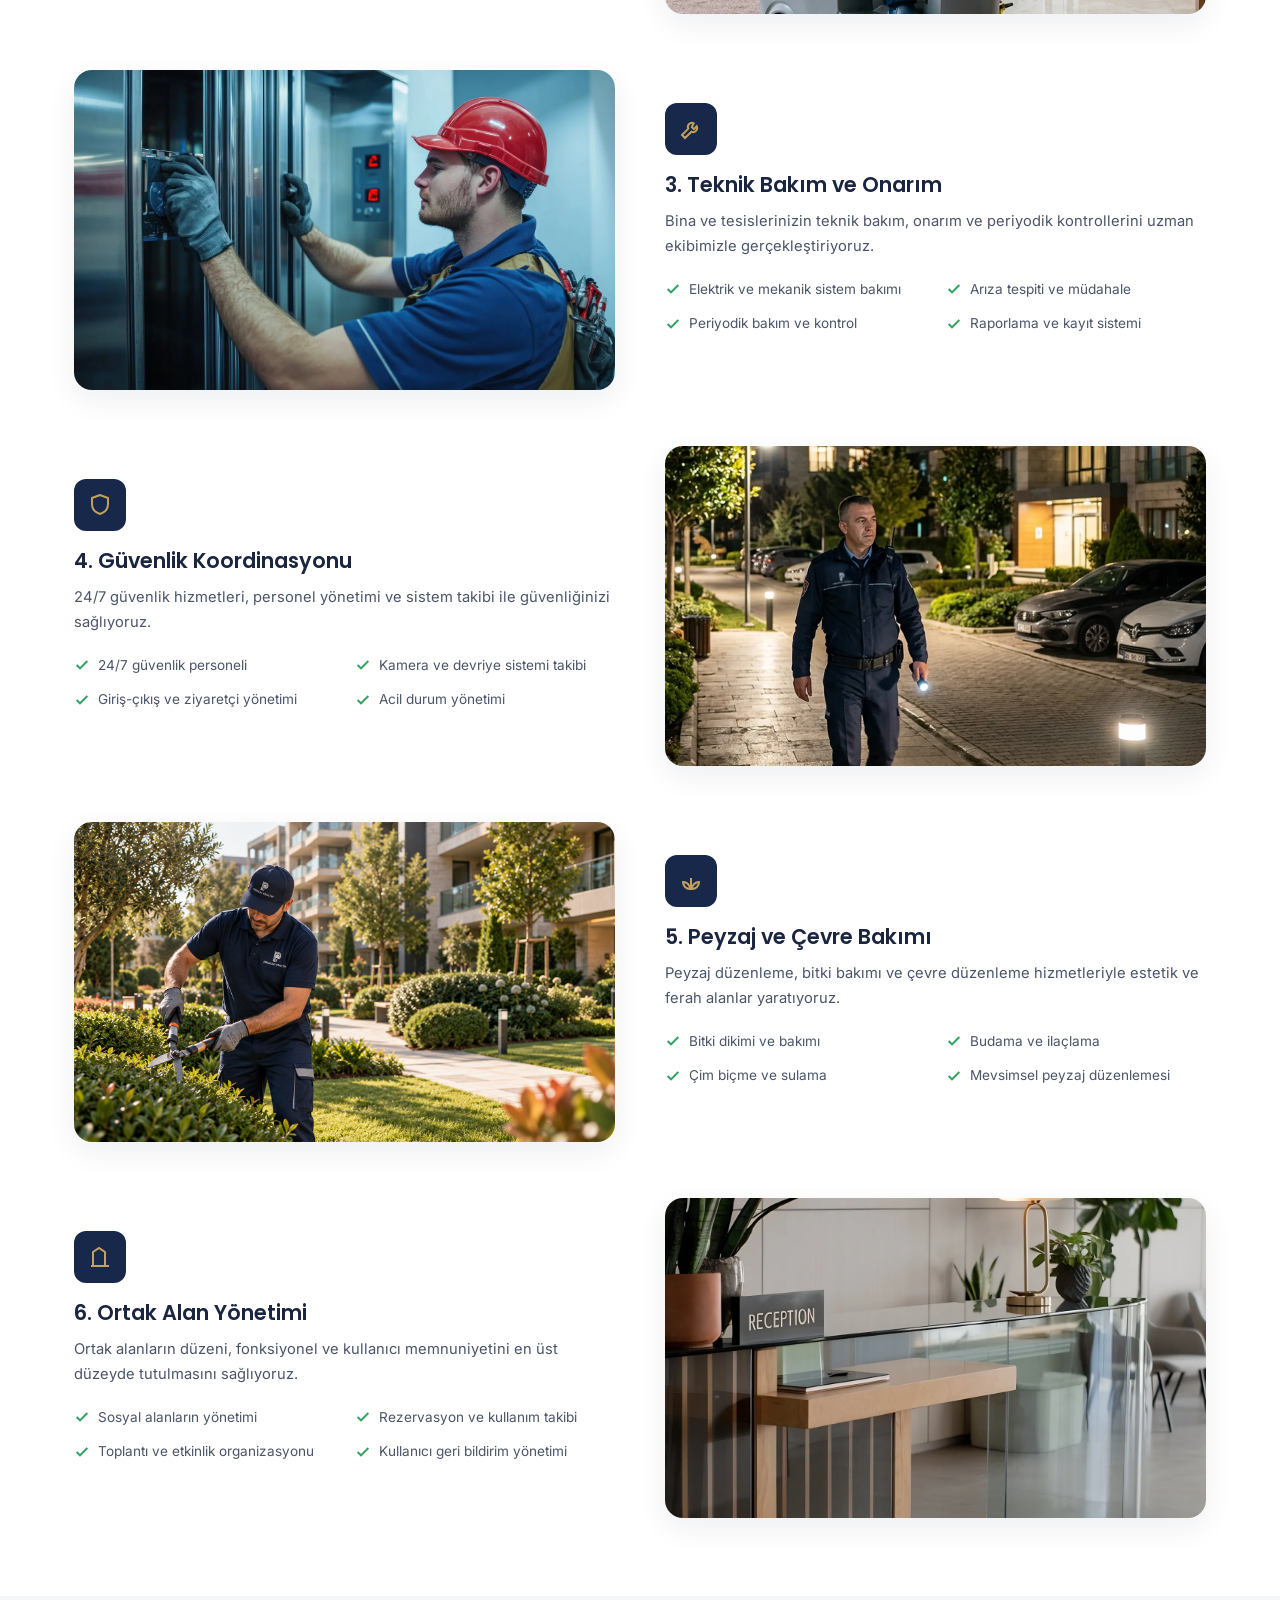
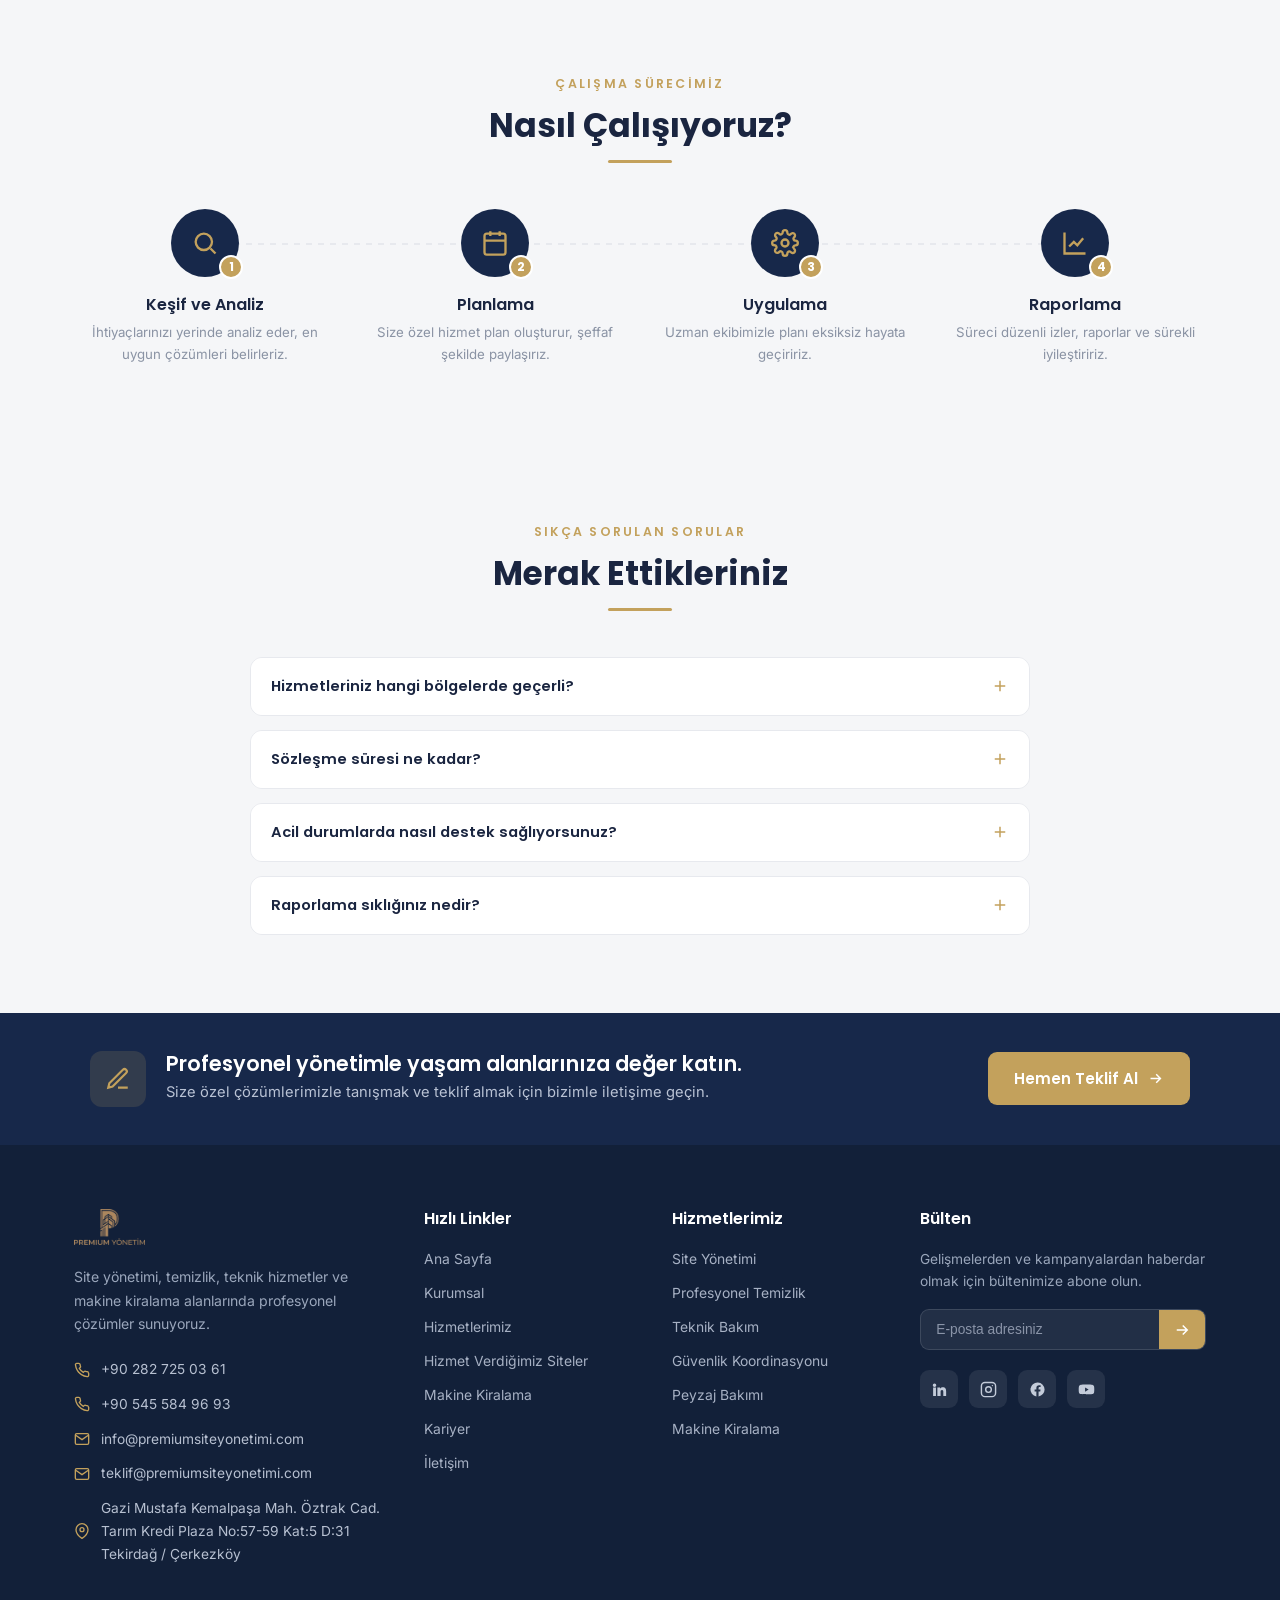
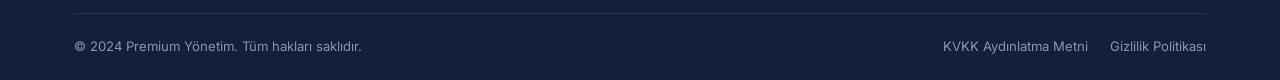
<file: hizmetlerimiz.html>
<!DOCTYPE html>
<html lang="tr">
<head>
<meta charset="UTF-8">
<meta name="viewport" content="width=device-width, initial-scale=1.0">
<title>Hizmetlerimiz — Premium Yönetim</title>
<link rel="preconnect" href="https://fonts.googleapis.com">
<link rel="preconnect" href="https://fonts.gstatic.com" crossorigin>
<link href="https://fonts.googleapis.com/css2?family=Poppins:wght@400;500;600;700;800&family=Inter:wght@400;500;600&display=swap" rel="stylesheet">
<link rel="stylesheet" href="style.css">
</head>
<body>

<!-- ============ NAVBAR ============ -->
<header class="nav">
  <div class="container nav-inner">
    <a href="index.html" class="logo">
      <img src="premium-yonetim-logo.png" alt="Premium Yönetim">
    </a>
    <nav class="nav-links">
      <a href="index.html">Ana Sayfa</a>
      <a href="kurumsal.html">Kurumsal</a>
      <a href="hizmetlerimiz.html" class="active">Hizmetlerimiz</a>
      <a href="hizmet-verdigimiz-siteler.html">Hizmet Verdiğimiz Siteler</a>
      <a href="makine-kiralama.html">Makine Kiralama</a>
      <div class="nav-item-drop">
        <span class="nav-drop-trigger">
          <a href="iletisim.html">İletişim</a>
          <button type="button" class="nav-drop-caret" aria-label="Kariyer alt menüsünü aç"><svg viewBox="0 0 24 24" fill="none" stroke="currentColor" stroke-width="2"><path d="m6 9 6 6 6-6"/></svg></button>
        </span>
        <div class="nav-dropdown">
          <div class="nav-dropdown-inner">
            <a href="kariyer.html">Kariyer</a>
          </div>
        </div>
      </div>
          <a href="mobil-uygulama.html" class="nav-app-link">Mobil Uygulama</a>
    </nav>
    <div class="nav-right">
      <a href="mobil-uygulama.html" class="btn btn-navy nav-app-btn">Mobil Uygulama</a>
      <a href="#" class="btn btn-gold" style="padding:11px 22px">Teklif Al</a>
      <button class="burger" aria-label="Menü"><span></span><span></span><span></span></button>
    </div>
  </div>
</header>

<!-- ============ BREADCRUMB ============ -->
<div class="container">
  <div class="breadcrumb">
    <a href="index.html">Ana Sayfa</a><span class="sep">/</span><span class="current">Hizmetlerimiz</span>
  </div>
</div>

<!-- ============ HERO ============ -->
<section class="hero">
  <div class="hero-bg">
    <img src="hizmetlerimiz-hero.png" alt="">
  </div>
  <div class="container">
    <div class="hero-inner">
      <h1>Yaşam Alanlarınız İçin Entegre Yönetim Çözümleri</h1>
      <p>Premium Yönetim olarak, sitenizin tüm ihtiyaçlarını tek çatı altında profesyonelce yönetiyor, değerli yaşam alanlarınızın konforunu, güvenliğini ve değerini sürdürülebilir kılıyoruz.</p>
      <div class="hero-btns">
        <a href="#hizmet-detay" class="btn btn-gold">Hizmetlerimizi İnceleyin</a>
      </div>
    </div>
  </div>
</section>

<!-- ============ HİZMET DETAYLARI ============ -->
<section class="section-white" id="hizmet-detay">
  <div class="container">
    <div class="eyebrow">Hizmetlerimiz</div>
    <h2 class="section-title">Yaşam Alanlarınıza Değer Katan Çözümler</h2>
    <div class="section-title-line"></div>

    <!-- 1 -->
    <div class="svc-detail">
      <div class="svc-detail-img"><img src="finans-aidat.webp" alt="Site ve Tesis Yönetimi"></div>
      <div class="svc-detail-text">
        <div class="svc-detail-ico"><svg viewBox="0 0 24 24" fill="none" stroke="currentColor" stroke-width="2"><path d="M3 21h18M5 21V7l6-4 6 4v14"/><path d="M9 9h.01M9 13h.01M13 9h.01M13 13h.01"/></svg></div>
        <h3>1. Site ve Tesis Yönetimi</h3>
        <p>Site ve yaşam alanlarınızın tüm idari, mali ve operasyonel süreçlerini profesyonelce yönetiyor, değerinizi artırıyoruz.</p>
        <div class="svc-check-grid">
          <div class="svc-check-item"><svg viewBox="0 0 24 24" fill="none" stroke="currentColor" stroke-width="3"><path d="M20 6 9 17l-5-5"/></svg>Bütçe ve mali yönetim</div>
          <div class="svc-check-item"><svg viewBox="0 0 24 24" fill="none" stroke="currentColor" stroke-width="3"><path d="M20 6 9 17l-5-5"/></svg>Tedarikçi ve sözleşme yönetimi</div>
          <div class="svc-check-item"><svg viewBox="0 0 24 24" fill="none" stroke="currentColor" stroke-width="3"><path d="M20 6 9 17l-5-5"/></svg>Aidat takip ve raporlama</div>
          <div class="svc-check-item"><svg viewBox="0 0 24 24" fill="none" stroke="currentColor" stroke-width="3"><path d="M20 6 9 17l-5-5"/></svg>Yasal uyum ve mevzuat takibi</div>
        </div>
      </div>
    </div>

    <!-- 2 -->
    <div class="svc-detail">
      <div class="svc-detail-text">
        <div class="svc-detail-ico"><svg viewBox="0 0 24 24" fill="none" stroke="currentColor" stroke-width="2"><path d="M9 3h6v4H9zM12 7v3M6 22h12l-1-9H7z"/><path d="M9 13v5M12 13v5M15 13v5"/></svg></div>
        <h3>2. Profesyonel Temizlik Hizmetleri</h3>
        <p>Ortak alanlarınızda hijyen ve düzeni en üst seviyede tutuyor, sağlıklı yaşam alanları sunuyoruz.</p>
        <div class="svc-check-grid">
          <div class="svc-check-item"><svg viewBox="0 0 24 24" fill="none" stroke="currentColor" stroke-width="3"><path d="M20 6 9 17l-5-5"/></svg>Günlük/haftalık temizlik planları</div>
          <div class="svc-check-item"><svg viewBox="0 0 24 24" fill="none" stroke="currentColor" stroke-width="3"><path d="M20 6 9 17l-5-5"/></svg>Dezenfeksiyon uygulamaları</div>
          <div class="svc-check-item"><svg viewBox="0 0 24 24" fill="none" stroke="currentColor" stroke-width="3"><path d="M20 6 9 17l-5-5"/></svg>Zemin ve cam temizliği</div>
          <div class="svc-check-item"><svg viewBox="0 0 24 24" fill="none" stroke="currentColor" stroke-width="3"><path d="M20 6 9 17l-5-5"/></svg>Acil müdahale</div>
        </div>
      </div>
      <div class="svc-detail-img"><img src="temizlik-hizmetleri.webp" alt="Profesyonel Temizlik Hizmetleri"></div>
    </div>

    <!-- 3 -->
    <div class="svc-detail">
      <div class="svc-detail-img"><img src="teknik-bakim-onarim.webp" alt="Teknik Bakım ve Onarım"></div>
      <div class="svc-detail-text">
        <div class="svc-detail-ico"><svg viewBox="0 0 24 24" fill="none" stroke="currentColor" stroke-width="2"><path d="M14.7 6.3a4 4 0 0 0-5.4 5.3L3 18l3 3 6.4-6.3a4 4 0 0 0 5.3-5.4l-2.8 2.8-2.1-2.1z"/></svg></div>
        <h3>3. Teknik Bakım ve Onarım</h3>
        <p>Bina ve tesislerinizin teknik bakım, onarım ve periyodik kontrollerini uzman ekibimizle gerçekleştiriyoruz.</p>
        <div class="svc-check-grid">
          <div class="svc-check-item"><svg viewBox="0 0 24 24" fill="none" stroke="currentColor" stroke-width="3"><path d="M20 6 9 17l-5-5"/></svg>Elektrik ve mekanik sistem bakımı</div>
          <div class="svc-check-item"><svg viewBox="0 0 24 24" fill="none" stroke="currentColor" stroke-width="3"><path d="M20 6 9 17l-5-5"/></svg>Arıza tespiti ve müdahale</div>
          <div class="svc-check-item"><svg viewBox="0 0 24 24" fill="none" stroke="currentColor" stroke-width="3"><path d="M20 6 9 17l-5-5"/></svg>Periyodik bakım ve kontrol</div>
          <div class="svc-check-item"><svg viewBox="0 0 24 24" fill="none" stroke="currentColor" stroke-width="3"><path d="M20 6 9 17l-5-5"/></svg>Raporlama ve kayıt sistemi</div>
        </div>
      </div>
    </div>

    <!-- 4 -->
    <div class="svc-detail">
      <div class="svc-detail-text">
        <div class="svc-detail-ico"><svg viewBox="0 0 24 24" fill="none" stroke="currentColor" stroke-width="2"><path d="M12 2 4 5v6c0 5 3.4 8.5 8 10 4.6-1.5 8-5 8-10V5z"/></svg></div>
        <h3>4. Güvenlik Koordinasyonu</h3>
        <p>24/7 güvenlik hizmetleri, personel yönetimi ve sistem takibi ile güvenliğinizi sağlıyoruz.</p>
        <div class="svc-check-grid">
          <div class="svc-check-item"><svg viewBox="0 0 24 24" fill="none" stroke="currentColor" stroke-width="3"><path d="M20 6 9 17l-5-5"/></svg>24/7 güvenlik personeli</div>
          <div class="svc-check-item"><svg viewBox="0 0 24 24" fill="none" stroke="currentColor" stroke-width="3"><path d="M20 6 9 17l-5-5"/></svg>Kamera ve devriye sistemi takibi</div>
          <div class="svc-check-item"><svg viewBox="0 0 24 24" fill="none" stroke="currentColor" stroke-width="3"><path d="M20 6 9 17l-5-5"/></svg>Giriş-çıkış ve ziyaretçi yönetimi</div>
          <div class="svc-check-item"><svg viewBox="0 0 24 24" fill="none" stroke="currentColor" stroke-width="3"><path d="M20 6 9 17l-5-5"/></svg>Acil durum yönetimi</div>
        </div>
      </div>
      <div class="svc-detail-img"><img src="guvenlik-hizmetleri.webp" alt="Güvenlik Koordinasyonu"></div>
    </div>

    <!-- 5 -->
    <div class="svc-detail">
      <div class="svc-detail-img"><img src="peyzaj-ve-cevre-bakimi.png" alt="Peyzaj ve Çevre Bakımı"></div>
      <div class="svc-detail-text">
        <div class="svc-detail-ico"><svg viewBox="0 0 24 24" fill="none" stroke="currentColor" stroke-width="2"><path d="M11 20A7 7 0 0 1 4 13c4 0 7 3 7 7zM13 20a7 7 0 0 1 7-7c0 4-3 7-7 7zM12 20V9"/></svg></div>
        <h3>5. Peyzaj ve Çevre Bakımı</h3>
        <p>Peyzaj düzenleme, bitki bakımı ve çevre düzenleme hizmetleriyle estetik ve ferah alanlar yaratıyoruz.</p>
        <div class="svc-check-grid">
          <div class="svc-check-item"><svg viewBox="0 0 24 24" fill="none" stroke="currentColor" stroke-width="3"><path d="M20 6 9 17l-5-5"/></svg>Bitki dikimi ve bakımı</div>
          <div class="svc-check-item"><svg viewBox="0 0 24 24" fill="none" stroke="currentColor" stroke-width="3"><path d="M20 6 9 17l-5-5"/></svg>Budama ve ilaçlama</div>
          <div class="svc-check-item"><svg viewBox="0 0 24 24" fill="none" stroke="currentColor" stroke-width="3"><path d="M20 6 9 17l-5-5"/></svg>Çim biçme ve sulama</div>
          <div class="svc-check-item"><svg viewBox="0 0 24 24" fill="none" stroke="currentColor" stroke-width="3"><path d="M20 6 9 17l-5-5"/></svg>Mevsimsel peyzaj düzenlemesi</div>
        </div>
      </div>
    </div>

    <!-- 6 -->
    <div class="svc-detail">
      <div class="svc-detail-text">
        <div class="svc-detail-ico"><svg viewBox="0 0 24 24" fill="none" stroke="currentColor" stroke-width="2"><path d="M3 21h18M5 21V7l6-4 6 4v14"/><path d="M9 9h.01M9 13h.01M13 9h.01M13 13h.01"/></svg></div>
        <h3>6. Ortak Alan Yönetimi</h3>
        <p>Ortak alanların düzeni, fonksiyonel ve kullanıcı memnuniyetini en üst düzeyde tutulmasını sağlıyoruz.</p>
        <div class="svc-check-grid">
          <div class="svc-check-item"><svg viewBox="0 0 24 24" fill="none" stroke="currentColor" stroke-width="3"><path d="M20 6 9 17l-5-5"/></svg>Sosyal alanların yönetimi</div>
          <div class="svc-check-item"><svg viewBox="0 0 24 24" fill="none" stroke="currentColor" stroke-width="3"><path d="M20 6 9 17l-5-5"/></svg>Rezervasyon ve kullanım takibi</div>
          <div class="svc-check-item"><svg viewBox="0 0 24 24" fill="none" stroke="currentColor" stroke-width="3"><path d="M20 6 9 17l-5-5"/></svg>Toplantı ve etkinlik organizasyonu</div>
          <div class="svc-check-item"><svg viewBox="0 0 24 24" fill="none" stroke="currentColor" stroke-width="3"><path d="M20 6 9 17l-5-5"/></svg>Kullanıcı geri bildirim yönetimi</div>
        </div>
      </div>
      <div class="svc-detail-img"><img src="danisma-resepsiyon-hizmetleri.webp" alt="Ortak Alan Yönetimi"></div>
    </div>
  </div>
</section>

<!-- ============ ÇALIŞMA SÜRECİMİZ ============ -->
<section class="section-alt">
  <div class="container">
    <div class="eyebrow">Çalışma Sürecimiz</div>
    <h2 class="section-title">Nasıl Çalışıyoruz?</h2>
    <div class="section-title-line"></div>

    <div class="process-grid">
      <div class="process-item">
        <div class="process-circle-wrap">
          <div class="process-circle"><svg viewBox="0 0 24 24" fill="none" stroke="currentColor" stroke-width="2"><circle cx="11" cy="11" r="7"/><path d="m21 21-4.3-4.3"/></svg></div>
          <div class="process-num">1</div>
        </div>
        <h4>Keşif ve Analiz</h4>
        <p>İhtiyaçlarınızı yerinde analiz eder, en uygun çözümleri belirleriz.</p>
      </div>
      <div class="process-item">
        <div class="process-circle-wrap">
          <div class="process-circle"><svg viewBox="0 0 24 24" fill="none" stroke="currentColor" stroke-width="2"><rect x="3" y="4" width="18" height="18" rx="2"/><path d="M16 2v4M8 2v4M3 10h18"/></svg></div>
          <div class="process-num">2</div>
        </div>
        <h4>Planlama</h4>
        <p>Size özel hizmet plan oluşturur, şeffaf şekilde paylaşırız.</p>
      </div>
      <div class="process-item">
        <div class="process-circle-wrap">
          <div class="process-circle"><svg viewBox="0 0 24 24" fill="none" stroke="currentColor" stroke-width="2"><circle cx="12" cy="12" r="3"/><path d="M19.4 15a1.7 1.7 0 0 0 .3 1.9l.1.1a2 2 0 1 1-2.8 2.8l-.1-.1a1.7 1.7 0 0 0-1.9-.3 1.7 1.7 0 0 0-1 1.6V21a2 2 0 1 1-4 0v-.1a1.7 1.7 0 0 0-1-1.6 1.7 1.7 0 0 0-1.9.3l-.1.1a2 2 0 1 1-2.8-2.8l.1-.1a1.7 1.7 0 0 0 .3-1.9 1.7 1.7 0 0 0-1.6-1H3a2 2 0 1 1 0-4h.1a1.7 1.7 0 0 0 1.6-1 1.7 1.7 0 0 0-.3-1.9l-.1-.1a2 2 0 1 1 2.8-2.8l.1.1a1.7 1.7 0 0 0 1.9.3H9a1.7 1.7 0 0 0 1-1.6V3a2 2 0 1 1 4 0v.1a1.7 1.7 0 0 0 1 1.6 1.7 1.7 0 0 0 1.9-.3l.1-.1a2 2 0 1 1 2.8 2.8l-.1.1a1.7 1.7 0 0 0-.3 1.9V9a1.7 1.7 0 0 0 1.6 1H21a2 2 0 1 1 0 4h-.1a1.7 1.7 0 0 0-1.6 1z"/></svg></div>
          <div class="process-num">3</div>
        </div>
        <h4>Uygulama</h4>
        <p>Uzman ekibimizle planı eksiksiz hayata geçiririz.</p>
      </div>
      <div class="process-item">
        <div class="process-circle-wrap">
          <div class="process-circle"><svg viewBox="0 0 24 24" fill="none" stroke="currentColor" stroke-width="2"><path d="M3 3v18h18"/><path d="M7 15l4-4 3 3 5-6"/></svg></div>
          <div class="process-num">4</div>
        </div>
        <h4>Raporlama</h4>
        <p>Süreci düzenli izler, raporlar ve sürekli iyileştiririz.</p>
      </div>
    </div>
  </div>
</section>

<!-- ============ SIKÇA SORULAN SORULAR ============ -->
<section class="section-alt">
  <div class="container">
    <div class="eyebrow">Sıkça Sorulan Sorular</div>
    <h2 class="section-title">Merak Ettikleriniz</h2>
    <div class="section-title-line"></div>

    <div class="faq-list faq-single">
        <div class="faq-item">
          <button class="faq-q">Hizmetleriniz hangi bölgelerde geçerli?
            <svg viewBox="0 0 24 24" fill="none" stroke="currentColor" stroke-width="2"><path d="M12 5v14M5 12h14"/></svg>
          </button>
          <div class="faq-a"><p>Hizmetlerimiz başta İstanbul ve Kocaeli olmak üzere, bölgemizdeki birçok site ve yaşam alanında sunulmaktadır. Bölgenizde hizmet verip vermediğimizi öğrenmek için bizimle iletişime geçebilirsiniz.</p></div>
        </div>
        <div class="faq-item">
          <button class="faq-q">Sözleşme süresi ne kadar?
            <svg viewBox="0 0 24 24" fill="none" stroke="currentColor" stroke-width="2"><path d="M12 5v14M5 12h14"/></svg>
          </button>
          <div class="faq-a"><p>Sözleşme sürelerimiz ihtiyacınıza göre esnek olarak belirlenir; genellikle yıllık anlaşmalar tercih edilse de daha kısa süreli çözümler de sunabiliyoruz.</p></div>
        </div>
        <div class="faq-item">
          <button class="faq-q">Acil durumlarda nasıl destek sağlıyorsunuz?
            <svg viewBox="0 0 24 24" fill="none" stroke="currentColor" stroke-width="2"><path d="M12 5v14M5 12h14"/></svg>
          </button>
          <div class="faq-a"><p>7/24 aktif olan destek hattımız ve sahadaki ekiplerimizle acil durumlara hızlıca müdahale ediyor, süreci sonuna kadar takip ediyoruz.</p></div>
        </div>
        <div class="faq-item">
          <button class="faq-q">Raporlama sıklığınız nedir?
            <svg viewBox="0 0 24 24" fill="none" stroke="currentColor" stroke-width="2"><path d="M12 5v14M5 12h14"/></svg>
          </button>
          <div class="faq-a"><p>Aylık düzenli raporlamanın yanı sıra, talep edilmesi halinde haftalık ve anlık raporlama seçenekleri de sunuyoruz.</p></div>
        </div>
    </div>
  </div>
</section>

<!-- ============ CTA BANNER ============ -->
<section class="cta">
  <div class="container cta-inner">
    <div class="cta-left">
      <div class="cta-ico"><svg viewBox="0 0 24 24" fill="none" stroke="currentColor" stroke-width="2"><path d="M12 20h9M16.5 3.5a2.1 2.1 0 0 1 3 3L7 19l-4 1 1-4z"/></svg></div>
      <div>
        <h3>Profesyonel yönetimle yaşam alanlarınıza değer katın.</h3>
        <p>Size özel çözümlerimizle tanışmak ve teklif almak için bizimle iletişime geçin.</p>
      </div>
    </div>
    <a href="#" class="btn btn-gold">Hemen Teklif Al
      <svg viewBox="0 0 24 24" fill="none" stroke="currentColor" stroke-width="2"><path d="M5 12h14M13 6l6 6-6 6"/></svg>
    </a>
  </div>
</section>

<!-- ============ FOOTER ============ -->
<footer>
  <div class="container">
    <div class="foot-grid">
      <div class="foot-about">
        <div class="foot-logo">
          <img src="premium-yonetim-logo.png" alt="Premium Yönetim">
        </div>
        <p>Site yönetimi, temizlik, teknik hizmetler ve makine kiralama alanlarında profesyonel çözümler sunuyoruz.</p>
        <div class="foot-contact">
          <a href="tel:+902827250361"><svg viewBox="0 0 24 24" fill="none" stroke="currentColor" stroke-width="2"><path d="M22 16.9v3a2 2 0 0 1-2.2 2 19.8 19.8 0 0 1-8.6-3 19.5 19.5 0 0 1-6-6 19.8 19.8 0 0 1-3-8.6A2 2 0 0 1 4.1 2h3a2 2 0 0 1 2 1.7c.1.9.3 1.8.6 2.6a2 2 0 0 1-.5 2.1L8 9.6a16 16 0 0 0 6 6l1.2-1.2a2 2 0 0 1 2.1-.5c.8.3 1.7.5 2.6.6a2 2 0 0 1 1.7 2z"/></svg> +90 282 725 03 61</a>
          <a href="tel:+905455849693"><svg viewBox="0 0 24 24" fill="none" stroke="currentColor" stroke-width="2"><path d="M22 16.9v3a2 2 0 0 1-2.2 2 19.8 19.8 0 0 1-8.6-3 19.5 19.5 0 0 1-6-6 19.8 19.8 0 0 1-3-8.6A2 2 0 0 1 4.1 2h3a2 2 0 0 1 2 1.7c.1.9.3 1.8.6 2.6a2 2 0 0 1-.5 2.1L8 9.6a16 16 0 0 0 6 6l1.2-1.2a2 2 0 0 1 2.1-.5c.8.3 1.7.5 2.6.6a2 2 0 0 1 1.7 2z"/></svg> +90 545 584 96 93</a>
          <a href="mailto:info@premiumsiteyonetimi.com"><svg viewBox="0 0 24 24" fill="none" stroke="currentColor" stroke-width="2"><rect x="2" y="4" width="20" height="16" rx="2"/><path d="m22 6-10 7L2 6"/></svg> info@premiumsiteyonetimi.com</a>
          <a href="mailto:teklif@premiumsiteyonetimi.com"><svg viewBox="0 0 24 24" fill="none" stroke="currentColor" stroke-width="2"><rect x="2" y="4" width="20" height="16" rx="2"/><path d="m22 6-10 7L2 6"/></svg> teklif@premiumsiteyonetimi.com</a>
          <a href="iletisim.html"><svg viewBox="0 0 24 24" fill="none" stroke="currentColor" stroke-width="2"><path d="M21 10c0 7-9 13-9 13s-9-6-9-13a9 9 0 0 1 18 0z"/><circle cx="12" cy="10" r="3"/></svg> Gazi Mustafa Kemalpaşa Mah. Öztrak Cad. Tarım Kredi Plaza No:57-59 Kat:5 D:31 Tekirdağ / Çerkezköy</a>
        </div>
      </div>

      <div>
        <h4>Hızlı Linkler</h4>
        <div class="foot-links">
          <a href="index.html">Ana Sayfa</a><a href="kurumsal.html">Kurumsal</a><a href="hizmetlerimiz.html">Hizmetlerimiz</a>
          <a href="hizmet-verdigimiz-siteler.html">Hizmet Verdiğimiz Siteler</a><a href="makine-kiralama.html">Makine Kiralama</a>
          <a href="kariyer.html">Kariyer</a><a href="iletisim.html">İletişim</a>
        </div>
      </div>

      <div>
        <h4>Hizmetlerimiz</h4>
        <div class="foot-links">
          <a href="#">Site Yönetimi</a><a href="#">Profesyonel Temizlik</a><a href="#">Teknik Bakım</a>
          <a href="#">Güvenlik Koordinasyonu</a><a href="#">Peyzaj Bakımı</a><a href="makine-kiralama.html">Makine Kiralama</a>
        </div>
      </div>

      <div class="foot-news">
        <h4>Bülten</h4>
        <p>Gelişmelerden ve kampanyalardan haberdar olmak için bültenimize abone olun.</p>
        <div class="news-form">
          <input type="email" placeholder="E-posta adresiniz">
          <button aria-label="Abone ol"><svg viewBox="0 0 24 24" fill="none" stroke="currentColor" stroke-width="2"><path d="M5 12h14M13 6l6 6-6 6"/></svg></button>
        </div>
        <div class="socials">
          <a href="#" aria-label="LinkedIn"><svg viewBox="0 0 24 24" fill="currentColor"><path d="M4.98 3.5a2.5 2.5 0 1 1 0 5 2.5 2.5 0 0 1 0-5zM3 9h4v12H3zM9 9h3.8v1.7h.05c.53-1 1.83-2 3.77-2 4 0 4.75 2.6 4.75 6V21h-4v-5.3c0-1.26 0-2.9-1.77-2.9-1.77 0-2.04 1.38-2.04 2.8V21H9z"/></svg></a>
          <a href="#" aria-label="Instagram"><svg viewBox="0 0 24 24" fill="none" stroke="currentColor" stroke-width="2"><rect x="2" y="2" width="20" height="20" rx="5"/><circle cx="12" cy="12" r="4"/><circle cx="17.5" cy="6.5" r="1" fill="currentColor" stroke="none"/></svg></a>
          <a href="#" aria-label="Facebook"><svg viewBox="0 0 24 24" fill="currentColor"><path d="M22 12a10 10 0 1 0-11.6 9.9v-7h-2.5V12h2.5V9.8c0-2.5 1.5-3.9 3.8-3.9 1.1 0 2.2.2 2.2.2v2.5h-1.3c-1.2 0-1.6.8-1.6 1.6V12h2.8l-.4 2.9h-2.4v7A10 10 0 0 0 22 12z"/></svg></a>
          <a href="#" aria-label="YouTube"><svg viewBox="0 0 24 24" fill="currentColor"><path d="M23 12s0-3.2-.4-4.7a2.5 2.5 0 0 0-1.8-1.8C19.3 5 12 5 12 5s-7.3 0-8.8.5A2.5 2.5 0 0 0 1.4 7.3C1 8.8 1 12 1 12s0 3.2.4 4.7a2.5 2.5 0 0 0 1.8 1.8C4.7 19 12 19 12 19s7.3 0 8.8-.5a2.5 2.5 0 0 0 1.8-1.8C23 15.2 23 12 23 12zM10 15V9l5 3z"/></svg></a>
        </div>
      </div>
    </div>

    <div class="foot-bottom">
      <div>© 2024 Premium Yönetim. Tüm hakları saklıdır.</div>
      <div class="fb-links"><a href="#">KVKK Aydınlatma Metni</a><a href="#">Gizlilik Politikası</a></div>
    </div>
  </div>
</footer>

<script>
  document.querySelector('.burger').addEventListener('click', function(){
    const links = document.querySelector('.nav-links');
    const open = links.style.display === 'flex';
    links.style.display = open ? 'none' : 'flex';
    if(!open){
      links.style.position='absolute';links.style.top='66px';links.style.left='0';
      links.style.right='0';links.style.flexDirection='column';links.style.background='#fff';
      links.style.padding='18px 24px';links.style.gap='16px';
      links.style.boxShadow='0 12px 24px rgba(20,35,63,.1)';links.style.zIndex='60';
    }
  });

  document.querySelectorAll('.faq-item').forEach(item=>{
    const q = item.querySelector('.faq-q');
    const a = item.querySelector('.faq-a');
    q.addEventListener('click', ()=>{
      const isOpen = item.classList.contains('open');
      document.querySelectorAll('.faq-item.open').forEach(other=>{
        other.classList.remove('open');
        other.querySelector('.faq-a').style.maxHeight = null;
      });
      if(!isOpen){
        item.classList.add('open');
        a.style.maxHeight = a.scrollHeight + 'px';
      }
    });
  });
  document.querySelectorAll('.nav-drop-caret').forEach(function(btn){
    btn.addEventListener('click', function(e){
      e.preventDefault();
      e.stopPropagation();
      var item = btn.closest('.nav-item-drop');
      item.classList.toggle('open');
    });
  });
  document.addEventListener('click', function(e){
    document.querySelectorAll('.nav-item-drop.open').forEach(function(item){
      if(!item.contains(e.target)) item.classList.remove('open');
    });
  });
</script>

</body>
</html>
</file>
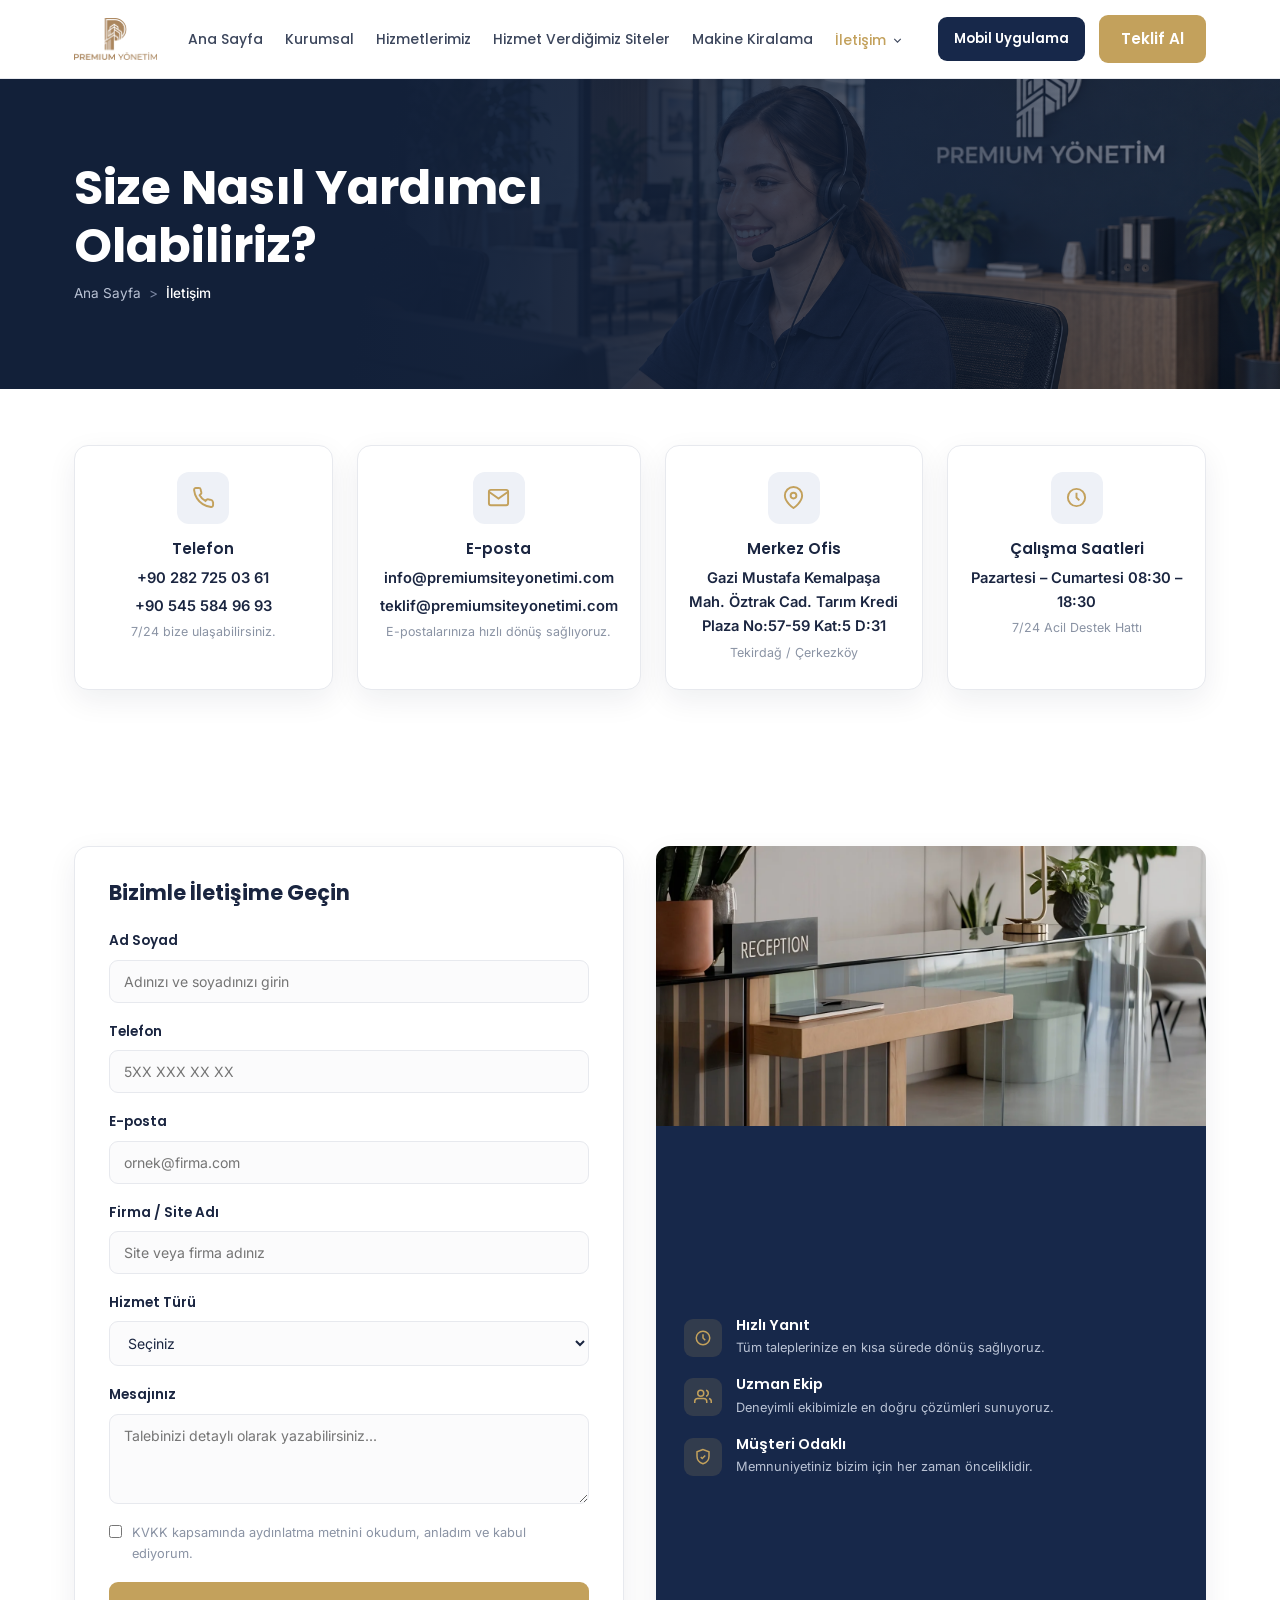
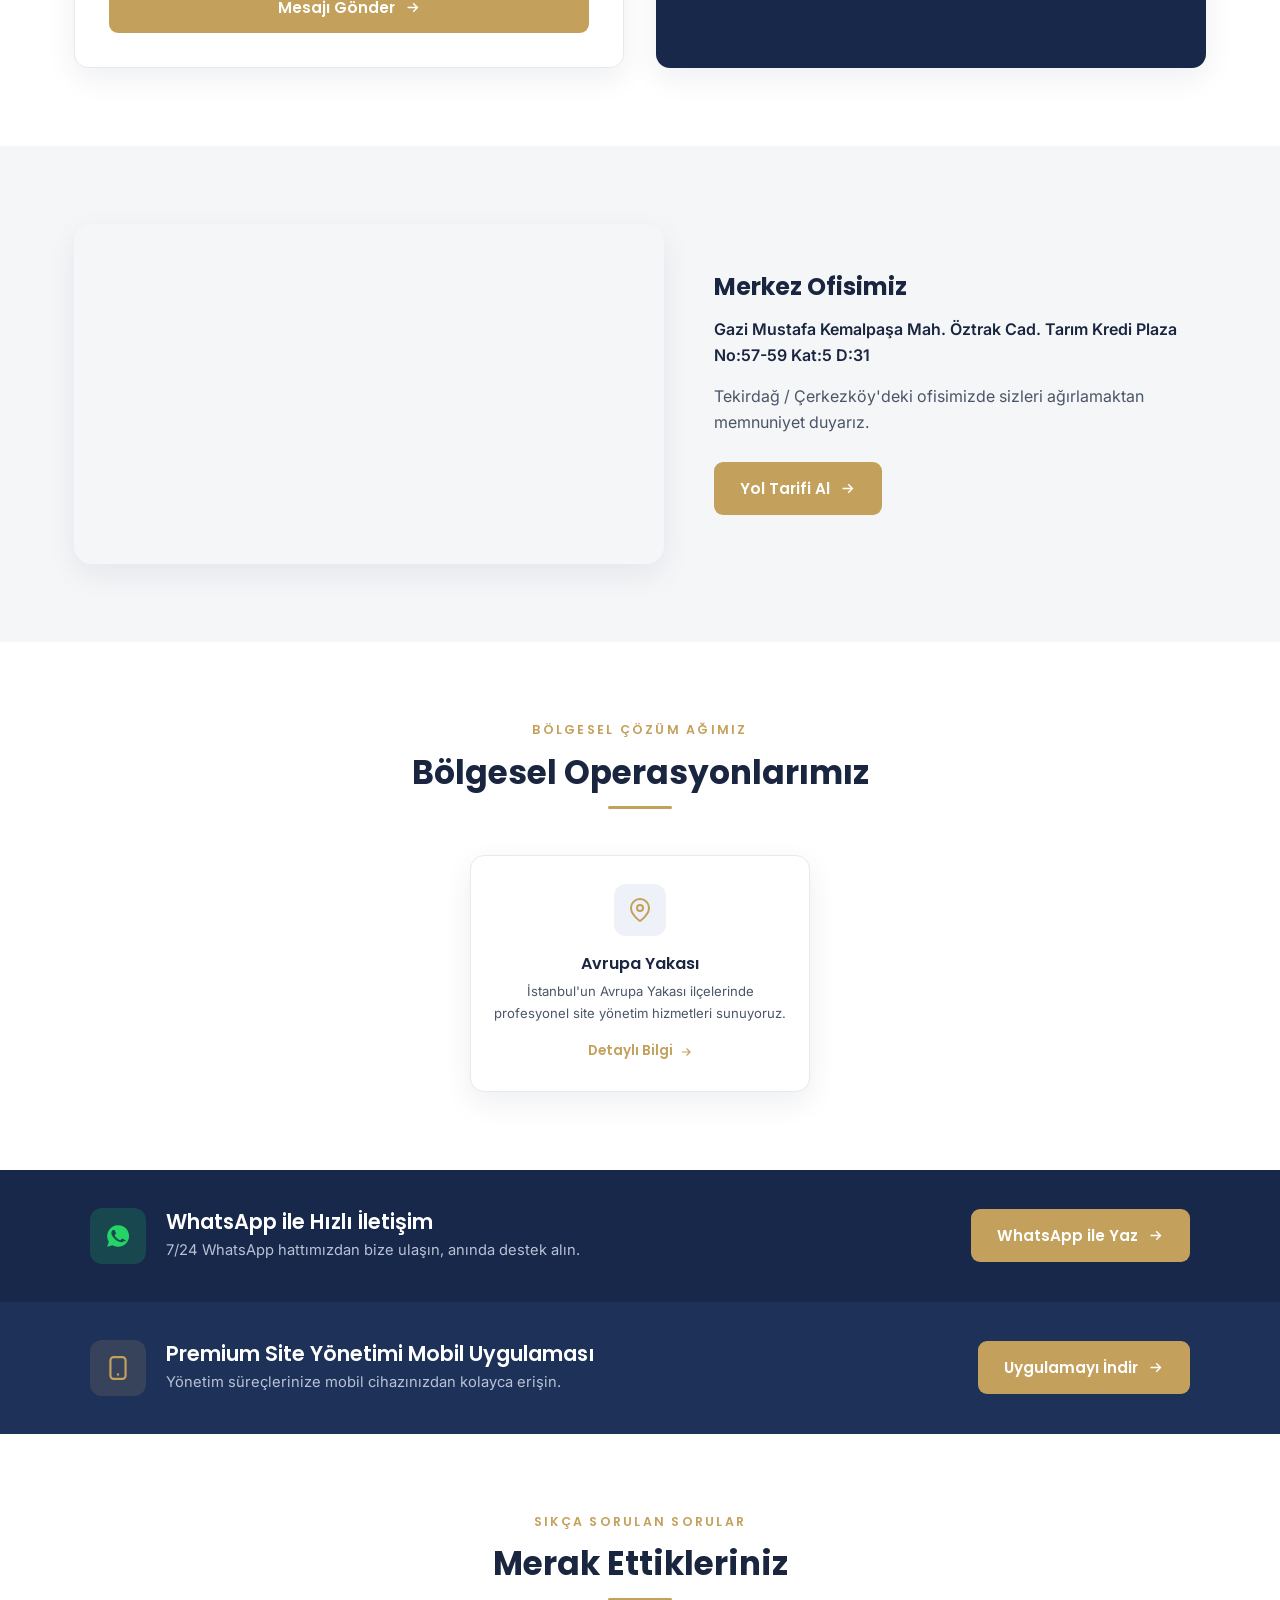
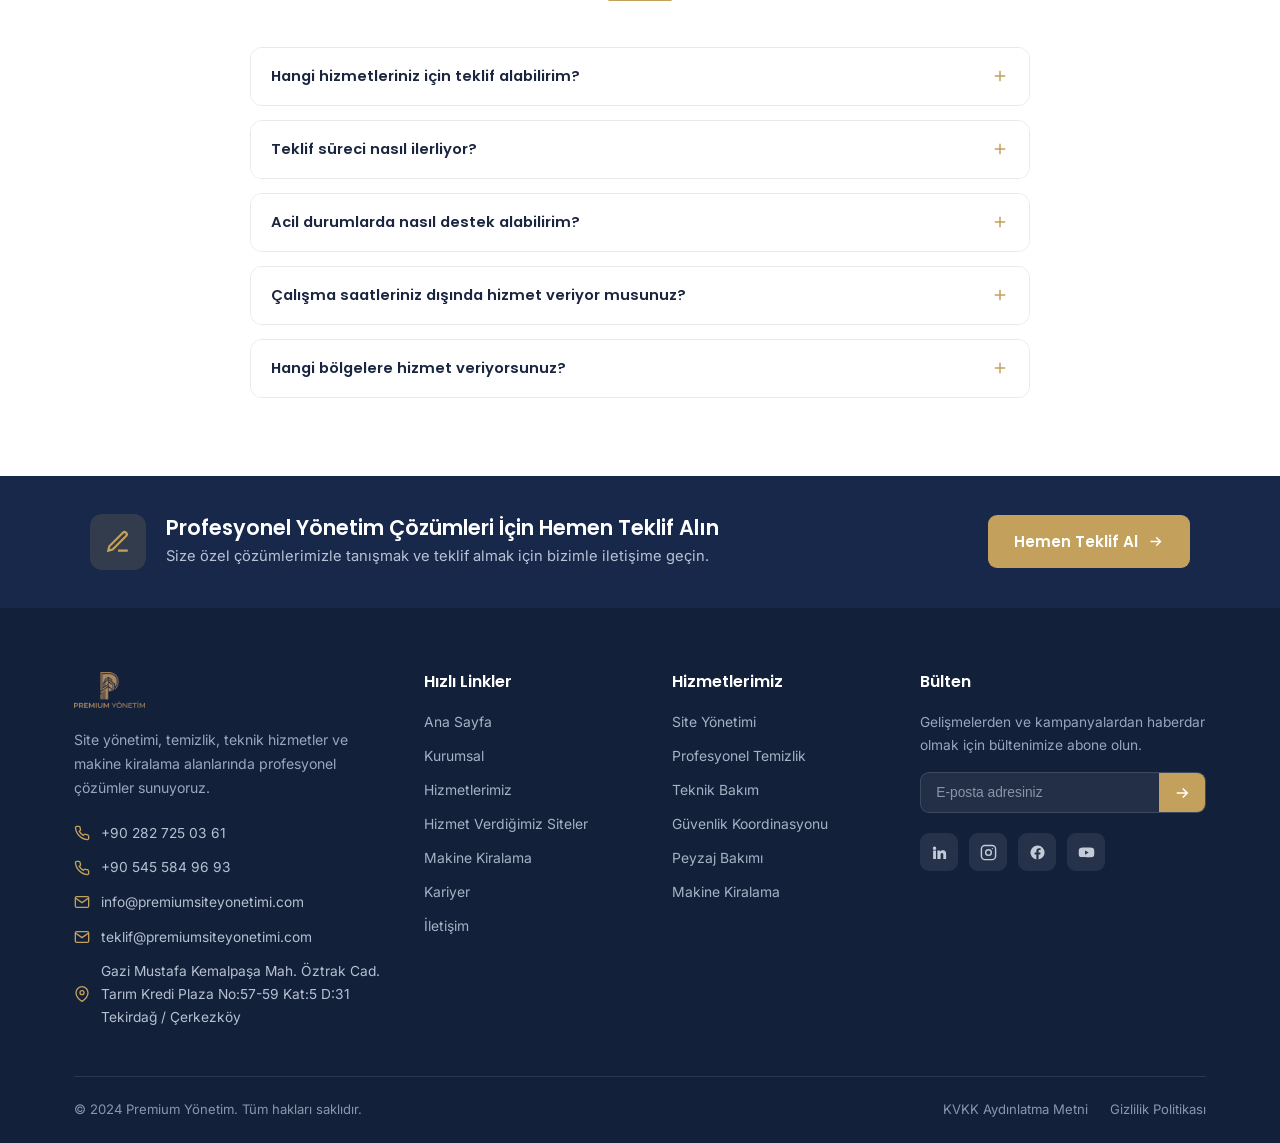
<file: iletisim.html>
<!DOCTYPE html>
<html lang="tr">
<head>
<meta charset="UTF-8">
<meta name="viewport" content="width=device-width, initial-scale=1.0">
<title>İletişim — Premium Yönetim</title>
<link rel="preconnect" href="https://fonts.googleapis.com">
<link rel="preconnect" href="https://fonts.gstatic.com" crossorigin>
<link href="https://fonts.googleapis.com/css2?family=Poppins:wght@400;500;600;700;800&family=Inter:wght@400;500;600&display=swap" rel="stylesheet">
<link rel="stylesheet" href="style.css">
</head>
<body>

<!-- ============ NAVBAR ============ -->
<header class="nav">
  <div class="container nav-inner">
    <a href="index.html" class="logo">
      <img src="premium-yonetim-logo.png" alt="Premium Yönetim">
    </a>
    <nav class="nav-links">
      <a href="index.html">Ana Sayfa</a>
      <a href="kurumsal.html">Kurumsal</a>
      <a href="hizmetlerimiz.html">Hizmetlerimiz</a>
      <a href="hizmet-verdigimiz-siteler.html">Hizmet Verdiğimiz Siteler</a>
      <a href="makine-kiralama.html">Makine Kiralama</a>
      <div class="nav-item-drop">
        <span class="nav-drop-trigger">
          <a href="iletisim.html" class="active">İletişim</a>
          <button type="button" class="nav-drop-caret" aria-label="Kariyer alt menüsünü aç"><svg viewBox="0 0 24 24" fill="none" stroke="currentColor" stroke-width="2"><path d="m6 9 6 6 6-6"/></svg></button>
        </span>
        <div class="nav-dropdown">
          <div class="nav-dropdown-inner">
            <a href="kariyer.html">Kariyer</a>
          </div>
        </div>
      </div>
          <a href="mobil-uygulama.html" class="nav-app-link">Mobil Uygulama</a>
    </nav>
    <div class="nav-right">
      <a href="mobil-uygulama.html" class="btn btn-navy nav-app-btn">Mobil Uygulama</a>
      <a href="#" class="btn btn-gold" style="padding:11px 22px">Teklif Al</a>
      <button class="burger" aria-label="Menü"><span></span><span></span><span></span></button>
    </div>
  </div>
</header>

<!-- ============ HERO ============ -->
<section class="hero">
  <div class="hero-bg">
    <img src="banner-iletisim.png" alt="">
  </div>
  <div class="container">
    <div class="hero-inner" style="padding:80px 0 84px">
      <h1 style="margin-bottom:8px">Size Nasıl Yardımcı Olabiliriz?</h1>
      <div class="hero-breadcrumb">
        <a href="index.html">Ana Sayfa</a><span class="sep">&gt;</span><span class="current">İletişim</span>
      </div>
    </div>
  </div>
</section>

<!-- ============ İLETİŞİM BİLGİLERİ ============ -->
<section class="section-white" style="padding-top:56px">
  <div class="container contact-info-grid">
    <div class="contact-info-card">
      <div class="contact-info-ico"><svg viewBox="0 0 24 24" fill="none" stroke="currentColor" stroke-width="2"><path d="M22 16.9v3a2 2 0 0 1-2.2 2 19.8 19.8 0 0 1-8.6-3 19.5 19.5 0 0 1-6-6 19.8 19.8 0 0 1-3-8.6A2 2 0 0 1 4.1 2h3a2 2 0 0 1 2 1.7c.1.9.3 1.8.6 2.6a2 2 0 0 1-.5 2.1L8 9.6a16 16 0 0 0 6 6l1.2-1.2a2 2 0 0 1 2.1-.5c.8.3 1.7.5 2.6.6a2 2 0 0 1 1.7 2z"/></svg></div>
      <h4>Telefon</h4>
      <div class="contact-info-main">+90 282 725 03 61</div>
      <div class="contact-info-main">+90 545 584 96 93</div>
      <div class="contact-info-desc">7/24 bize ulaşabilirsiniz.</div>
    </div>
    <div class="contact-info-card">
      <div class="contact-info-ico"><svg viewBox="0 0 24 24" fill="none" stroke="currentColor" stroke-width="2"><rect x="2" y="4" width="20" height="16" rx="2"/><path d="m22 6-10 7L2 6"/></svg></div>
      <h4>E-posta</h4>
      <div class="contact-info-main">info@premiumsiteyonetimi.com</div>
      <div class="contact-info-main">teklif@premiumsiteyonetimi.com</div>
      <div class="contact-info-desc">E-postalarınıza hızlı dönüş sağlıyoruz.</div>
    </div>
    <div class="contact-info-card">
      <div class="contact-info-ico"><svg viewBox="0 0 24 24" fill="none" stroke="currentColor" stroke-width="2"><path d="M21 10c0 7-9 13-9 13s-9-6-9-13a9 9 0 0 1 18 0z"/><circle cx="12" cy="10" r="3"/></svg></div>
      <h4>Merkez Ofis</h4>
      <div class="contact-info-main">Gazi Mustafa Kemalpaşa Mah. Öztrak Cad. Tarım Kredi Plaza No:57-59 Kat:5 D:31</div>
      <div class="contact-info-desc">Tekirdağ / Çerkezköy</div>
    </div>
    <div class="contact-info-card">
      <div class="contact-info-ico"><svg viewBox="0 0 24 24" fill="none" stroke="currentColor" stroke-width="2"><circle cx="12" cy="12" r="9"/><path d="M12 7v5l3 3"/></svg></div>
      <h4>Çalışma Saatleri</h4>
      <div class="contact-info-main">Pazartesi – Cumartesi 08:30 – 18:30</div>
      <div class="contact-info-desc">7/24 Acil Destek Hattı</div>
    </div>
  </div>
</section>

<!-- ============ FORM + GÖRSEL ============ -->
<section class="section-white">
  <div class="container contact-grid">
    <div class="contact-form-card">
      <h3>Bizimle İletişime Geçin</h3>
      <form>
        <div class="form-group">
          <label>Ad Soyad</label>
          <input type="text" placeholder="Adınızı ve soyadınızı girin">
        </div>
        <div class="form-group">
          <label>Telefon</label>
          <input type="tel" placeholder="5XX XXX XX XX">
        </div>
        <div class="form-group">
          <label>E-posta</label>
          <input type="email" placeholder="ornek@firma.com">
        </div>
        <div class="form-group">
          <label>Firma / Site Adı</label>
          <input type="text" placeholder="Site veya firma adınız">
        </div>
        <div class="form-group">
          <label>Hizmet Türü</label>
          <select>
            <option>Seçiniz</option>
            <option>Site Yönetimi</option>
            <option>Profesyonel Temizlik</option>
            <option>Teknik Bakım</option>
            <option>Güvenlik Koordinasyonu</option>
            <option>Peyzaj Bakımı</option>
            <option>Makine Kiralama</option>
          </select>
        </div>
        <div class="form-group">
          <label>Mesajınız</label>
          <textarea placeholder="Talebinizi detaylı olarak yazabilirsiniz..."></textarea>
        </div>
        <label class="form-check">
          <input type="checkbox">
          <span>KVKK kapsamında aydınlatma metnini okudum, anladım ve kabul ediyorum.</span>
        </label>
        <button type="submit" class="btn btn-gold" style="width:100%;justify-content:center">
          Mesajı Gönder
          <svg viewBox="0 0 24 24" fill="none" stroke="currentColor" stroke-width="2"><path d="M5 12h14M13 6l6 6-6 6"/></svg>
        </button>
      </form>
    </div>

    <div class="contact-visual">
      <div class="contact-visual-img">
        <img src="danisma-resepsiyon-hizmetleri.webp" alt="Premium Yönetim ofisi">
      </div>
      <div class="contact-perks">
        <div class="contact-perk">
          <div class="contact-perk-ico"><svg viewBox="0 0 24 24" fill="none" stroke="currentColor" stroke-width="2"><circle cx="12" cy="12" r="9"/><path d="M12 7v5l3 3"/></svg></div>
          <div><h4>Hızlı Yanıt</h4><p>Tüm taleplerinize en kısa sürede dönüş sağlıyoruz.</p></div>
        </div>
        <div class="contact-perk">
          <div class="contact-perk-ico"><svg viewBox="0 0 24 24" fill="none" stroke="currentColor" stroke-width="2"><path d="M17 20v-2a4 4 0 0 0-4-4H5a4 4 0 0 0-4 4v2"/><circle cx="9" cy="7" r="4"/><path d="M23 20v-2a4 4 0 0 0-3-3.87M16 3.13a4 4 0 0 1 0 7.75"/></svg></div>
          <div><h4>Uzman Ekip</h4><p>Deneyimli ekibimizle en doğru çözümleri sunuyoruz.</p></div>
        </div>
        <div class="contact-perk">
          <div class="contact-perk-ico"><svg viewBox="0 0 24 24" fill="none" stroke="currentColor" stroke-width="2"><path d="M12 2 4 5v6c0 5 3.4 8.5 8 10 4.6-1.5 8-5 8-10V5z"/><path d="m9 12 2 2 4-4"/></svg></div>
          <div><h4>Müşteri Odaklı</h4><p>Memnuniyetiniz bizim için her zaman önceliklidir.</p></div>
        </div>
      </div>
    </div>
  </div>
</section>

<!-- ============ HARİTA ============ -->
<section class="section-alt">
  <div class="container map-grid">
    <div class="map-frame">
      <iframe src="https://www.google.com/maps?q=Gazi+Mustafa+Kemalpaşa+Mah.+Öztrak+Cad.+Tarım+Kredi+Plaza,+Çerkezköy,+Tekirdağ&output=embed" loading="lazy" referrerpolicy="no-referrer-when-downgrade" title="Premium Yönetim Merkez Ofis Konumu"></iframe>
    </div>
    <div class="map-info">
      <h3>Merkez Ofisimiz</h3>
      <p class="addr">Gazi Mustafa Kemalpaşa Mah. Öztrak Cad. Tarım Kredi Plaza No:57-59 Kat:5 D:31</p>
      <p>Tekirdağ / Çerkezköy'deki ofisimizde sizleri ağırlamaktan memnuniyet duyarız.</p>
      <a href="https://www.google.com/maps?q=Gazi+Mustafa+Kemalpaşa+Mah.+Öztrak+Cad.+Tarım+Kredi+Plaza,+Çerkezköy,+Tekirdağ" target="_blank" rel="noopener" class="btn btn-gold" style="margin-top:16px">Yol Tarifi Al
        <svg viewBox="0 0 24 24" fill="none" stroke="currentColor" stroke-width="2"><path d="M5 12h14M13 6l6 6-6 6"/></svg>
      </a>
    </div>
  </div>
</section>

<!-- ============ BÖLGESEL OPERASYONLARIMIZ ============ -->
<section class="section-white">
  <div class="container">
    <div class="eyebrow">Bölgesel Çözüm Ağımız</div>
    <h2 class="section-title">Bölgesel Operasyonlarımız</h2>
    <div class="section-title-line"></div>

    <div class="region-grid region-grid-single">
      <article class="region-icon-card">
        <div class="region-icon"><svg viewBox="0 0 24 24" fill="none" stroke="currentColor" stroke-width="2"><path d="M21 10c0 7-9 13-9 13s-9-6-9-13a9 9 0 0 1 18 0z"/><circle cx="12" cy="10" r="3"/></svg></div>
        <div class="region-body">
          <h3>Avrupa Yakası</h3>
          <p>İstanbul'un Avrupa Yakası ilçelerinde profesyonel site yönetim hizmetleri sunuyoruz.</p>
          <a href="#" class="region-link">Detaylı Bilgi <svg viewBox="0 0 24 24" fill="none" stroke="currentColor" stroke-width="2"><path d="M5 12h14M13 6l6 6-6 6"/></svg></a>
        </div>
      </article>
    </div>
  </div>
</section>

<!-- ============ WHATSAPP BANNER ============ -->
<section class="cta">
  <div class="container cta-inner">
    <div class="cta-left">
      <div class="cta-ico wa-ico"><svg viewBox="0 0 24 24" fill="currentColor"><path d="M12 2a10 10 0 0 0-8.5 15.2L2 22l4.9-1.5A10 10 0 1 0 12 2zm5.6 14.3c-.2.6-1.3 1.2-1.9 1.3-.5.1-1.1.1-1.8-.1-.4-.1-1-.3-1.7-.6-3-1.3-4.9-4.3-5.1-4.5-.1-.2-1.2-1.6-1.2-3.1s.8-2.2 1.1-2.5c.3-.3.6-.4.8-.4h.6c.2 0 .5 0 .7.5.3.6.9 2.1 1 2.3.1.2.1.4 0 .6-.1.2-.2.4-.4.6-.2.2-.4.5-.5.6-.2.2-.4.4-.2.7.2.3.9 1.5 2 2.4 1.4 1.2 2.5 1.6 2.9 1.8.3.1.5.1.6-.1.2-.2.8-.9 1-1.2.2-.3.4-.2.7-.1.3.1 1.8.9 2.1 1 .3.2.5.2.6.3.1.2.1.9-.1 1.5z"/></svg></div>
      <div>
        <h3>WhatsApp ile Hızlı İletişim</h3>
        <p>7/24 WhatsApp hattımızdan bize ulaşın, anında destek alın.</p>
      </div>
    </div>
    <a href="#" class="btn btn-gold">WhatsApp ile Yaz
      <svg viewBox="0 0 24 24" fill="none" stroke="currentColor" stroke-width="2"><path d="M5 12h14M13 6l6 6-6 6"/></svg>
    </a>
  </div>
</section>

<!-- ============ UYGULAMA BANNER ============ -->
<section class="cta" style="background:var(--navy-2)">
  <div class="container cta-inner">
    <div class="cta-left">
      <div class="cta-ico"><svg viewBox="0 0 24 24" fill="none" stroke="currentColor" stroke-width="2"><rect x="5" y="2" width="14" height="20" rx="3"/><path d="M11 18h2"/></svg></div>
      <div>
        <h3>Premium Site Yönetimi Mobil Uygulaması</h3>
        <p>Yönetim süreçlerinize mobil cihazınızdan kolayca erişin.</p>
      </div>
    </div>
    <span class="app-download-wrap">
      <a href="#" class="btn btn-gold app-download-btn">Uygulamayı İndir
        <svg viewBox="0 0 24 24" fill="none" stroke="currentColor" stroke-width="2"><path d="M5 12h14M13 6l6 6-6 6"/></svg>
      </a>
    </span>
  </div>
</section>

<!-- ============ SIKÇA SORULAN SORULAR ============ -->
<section class="section-white">
  <div class="container">
    <div class="eyebrow">Sıkça Sorulan Sorular</div>
    <h2 class="section-title">Merak Ettikleriniz</h2>
    <div class="section-title-line"></div>

    <div class="faq-list faq-single">
      <div class="faq-item">
        <button class="faq-q">Hangi hizmetleriniz için teklif alabilirim?
          <svg viewBox="0 0 24 24" fill="none" stroke="currentColor" stroke-width="2"><path d="M12 5v14M5 12h14"/></svg>
        </button>
        <div class="faq-a"><p>Site yönetimi, temizlik, teknik bakım, güvenlik, peyzaj ve makine kiralama dahil tüm hizmetlerimiz için teklif alabilirsiniz.</p></div>
      </div>
      <div class="faq-item">
        <button class="faq-q">Teklif süreci nasıl ilerliyor?
          <svg viewBox="0 0 24 24" fill="none" stroke="currentColor" stroke-width="2"><path d="M12 5v14M5 12h14"/></svg>
        </button>
        <div class="faq-a"><p>Formu doldurduktan sonra ekibimiz sizinle iletişime geçer, ihtiyacınızı analiz eder ve size özel bir teklif hazırlar.</p></div>
      </div>
      <div class="faq-item">
        <button class="faq-q">Acil durumlarda nasıl destek alabilirim?
          <svg viewBox="0 0 24 24" fill="none" stroke="currentColor" stroke-width="2"><path d="M12 5v14M5 12h14"/></svg>
        </button>
        <div class="faq-a"><p>7/24 acil destek hattımızı arayarak veya WhatsApp hattımız üzerinden anında destek alabilirsiniz.</p></div>
      </div>
      <div class="faq-item">
        <button class="faq-q">Çalışma saatleriniz dışında hizmet veriyor musunuz?
          <svg viewBox="0 0 24 24" fill="none" stroke="currentColor" stroke-width="2"><path d="M12 5v14M5 12h14"/></svg>
        </button>
        <div class="faq-a"><p>Evet, acil durumlar için 7/24 destek hattımız aktiftir; standart taleplerimiz çalışma saatlerimiz içinde yanıtlanır.</p></div>
      </div>
      <div class="faq-item">
        <button class="faq-q">Hangi bölgelere hizmet veriyorsunuz?
          <svg viewBox="0 0 24 24" fill="none" stroke="currentColor" stroke-width="2"><path d="M12 5v14M5 12h14"/></svg>
        </button>
        <div class="faq-a"><p>İstanbul'un her iki yakası, Kocaeli, Bursa, Sakarya ve çevre illerde iş ortaklarımızla hizmet veriyoruz.</p></div>
      </div>
    </div>
  </div>
</section>

<!-- ============ CTA BANNER ============ -->
<section class="cta">
  <div class="container cta-inner">
    <div class="cta-left">
      <div class="cta-ico"><svg viewBox="0 0 24 24" fill="none" stroke="currentColor" stroke-width="2"><path d="M12 20h9M16.5 3.5a2.1 2.1 0 0 1 3 3L7 19l-4 1 1-4z"/></svg></div>
      <div>
        <h3>Profesyonel Yönetim Çözümleri İçin Hemen Teklif Alın</h3>
        <p>Size özel çözümlerimizle tanışmak ve teklif almak için bizimle iletişime geçin.</p>
      </div>
    </div>
    <a href="#" class="btn btn-gold">Hemen Teklif Al
      <svg viewBox="0 0 24 24" fill="none" stroke="currentColor" stroke-width="2"><path d="M5 12h14M13 6l6 6-6 6"/></svg>
    </a>
  </div>
</section>

<!-- ============ FOOTER ============ -->
<footer>
  <div class="container">
    <div class="foot-grid">
      <div class="foot-about">
        <div class="foot-logo">
          <img src="premium-yonetim-logo.png" alt="Premium Yönetim">
        </div>
        <p>Site yönetimi, temizlik, teknik hizmetler ve makine kiralama alanlarında profesyonel çözümler sunuyoruz.</p>
        <div class="foot-contact">
          <a href="tel:+902827250361"><svg viewBox="0 0 24 24" fill="none" stroke="currentColor" stroke-width="2"><path d="M22 16.9v3a2 2 0 0 1-2.2 2 19.8 19.8 0 0 1-8.6-3 19.5 19.5 0 0 1-6-6 19.8 19.8 0 0 1-3-8.6A2 2 0 0 1 4.1 2h3a2 2 0 0 1 2 1.7c.1.9.3 1.8.6 2.6a2 2 0 0 1-.5 2.1L8 9.6a16 16 0 0 0 6 6l1.2-1.2a2 2 0 0 1 2.1-.5c.8.3 1.7.5 2.6.6a2 2 0 0 1 1.7 2z"/></svg> +90 282 725 03 61</a>
          <a href="tel:+905455849693"><svg viewBox="0 0 24 24" fill="none" stroke="currentColor" stroke-width="2"><path d="M22 16.9v3a2 2 0 0 1-2.2 2 19.8 19.8 0 0 1-8.6-3 19.5 19.5 0 0 1-6-6 19.8 19.8 0 0 1-3-8.6A2 2 0 0 1 4.1 2h3a2 2 0 0 1 2 1.7c.1.9.3 1.8.6 2.6a2 2 0 0 1-.5 2.1L8 9.6a16 16 0 0 0 6 6l1.2-1.2a2 2 0 0 1 2.1-.5c.8.3 1.7.5 2.6.6a2 2 0 0 1 1.7 2z"/></svg> +90 545 584 96 93</a>
          <a href="mailto:info@premiumsiteyonetimi.com"><svg viewBox="0 0 24 24" fill="none" stroke="currentColor" stroke-width="2"><rect x="2" y="4" width="20" height="16" rx="2"/><path d="m22 6-10 7L2 6"/></svg> info@premiumsiteyonetimi.com</a>
          <a href="mailto:teklif@premiumsiteyonetimi.com"><svg viewBox="0 0 24 24" fill="none" stroke="currentColor" stroke-width="2"><rect x="2" y="4" width="20" height="16" rx="2"/><path d="m22 6-10 7L2 6"/></svg> teklif@premiumsiteyonetimi.com</a>
          <a href="iletisim.html"><svg viewBox="0 0 24 24" fill="none" stroke="currentColor" stroke-width="2"><path d="M21 10c0 7-9 13-9 13s-9-6-9-13a9 9 0 0 1 18 0z"/><circle cx="12" cy="10" r="3"/></svg> Gazi Mustafa Kemalpaşa Mah. Öztrak Cad. Tarım Kredi Plaza No:57-59 Kat:5 D:31 Tekirdağ / Çerkezköy</a>
        </div>
      </div>

      <div>
        <h4>Hızlı Linkler</h4>
        <div class="foot-links">
          <a href="index.html">Ana Sayfa</a><a href="kurumsal.html">Kurumsal</a><a href="hizmetlerimiz.html">Hizmetlerimiz</a>
          <a href="hizmet-verdigimiz-siteler.html">Hizmet Verdiğimiz Siteler</a><a href="makine-kiralama.html">Makine Kiralama</a>
          <a href="kariyer.html">Kariyer</a><a href="iletisim.html">İletişim</a>
        </div>
      </div>

      <div>
        <h4>Hizmetlerimiz</h4>
        <div class="foot-links">
          <a href="#">Site Yönetimi</a><a href="#">Profesyonel Temizlik</a><a href="#">Teknik Bakım</a>
          <a href="#">Güvenlik Koordinasyonu</a><a href="#">Peyzaj Bakımı</a><a href="makine-kiralama.html">Makine Kiralama</a>
        </div>
      </div>

      <div class="foot-news">
        <h4>Bülten</h4>
        <p>Gelişmelerden ve kampanyalardan haberdar olmak için bültenimize abone olun.</p>
        <div class="news-form">
          <input type="email" placeholder="E-posta adresiniz">
          <button aria-label="Abone ol"><svg viewBox="0 0 24 24" fill="none" stroke="currentColor" stroke-width="2"><path d="M5 12h14M13 6l6 6-6 6"/></svg></button>
        </div>
        <div class="socials">
          <a href="#" aria-label="LinkedIn"><svg viewBox="0 0 24 24" fill="currentColor"><path d="M4.98 3.5a2.5 2.5 0 1 1 0 5 2.5 2.5 0 0 1 0-5zM3 9h4v12H3zM9 9h3.8v1.7h.05c.53-1 1.83-2 3.77-2 4 0 4.75 2.6 4.75 6V21h-4v-5.3c0-1.26 0-2.9-1.77-2.9-1.77 0-2.04 1.38-2.04 2.8V21H9z"/></svg></a>
          <a href="#" aria-label="Instagram"><svg viewBox="0 0 24 24" fill="none" stroke="currentColor" stroke-width="2"><rect x="2" y="2" width="20" height="20" rx="5"/><circle cx="12" cy="12" r="4"/><circle cx="17.5" cy="6.5" r="1" fill="currentColor" stroke="none"/></svg></a>
          <a href="#" aria-label="Facebook"><svg viewBox="0 0 24 24" fill="currentColor"><path d="M22 12a10 10 0 1 0-11.6 9.9v-7h-2.5V12h2.5V9.8c0-2.5 1.5-3.9 3.8-3.9 1.1 0 2.2.2 2.2.2v2.5h-1.3c-1.2 0-1.6.8-1.6 1.6V12h2.8l-.4 2.9h-2.4v7A10 10 0 0 0 22 12z"/></svg></a>
          <a href="#" aria-label="YouTube"><svg viewBox="0 0 24 24" fill="currentColor"><path d="M23 12s0-3.2-.4-4.7a2.5 2.5 0 0 0-1.8-1.8C19.3 5 12 5 12 5s-7.3 0-8.8.5A2.5 2.5 0 0 0 1.4 7.3C1 8.8 1 12 1 12s0 3.2.4 4.7a2.5 2.5 0 0 0 1.8 1.8C4.7 19 12 19 12 19s7.3 0 8.8-.5a2.5 2.5 0 0 0 1.8-1.8C23 15.2 23 12 23 12zM10 15V9l5 3z"/></svg></a>
        </div>
      </div>
    </div>

    <div class="foot-bottom">
      <div>© 2024 Premium Yönetim. Tüm hakları saklıdır.</div>
      <div class="fb-links"><a href="#">KVKK Aydınlatma Metni</a><a href="#">Gizlilik Politikası</a></div>
    </div>
  </div>
</footer>

<script src="app-download.js"></script>
<script>
  document.querySelector('.burger').addEventListener('click', function(){
    const links = document.querySelector('.nav-links');
    const open = links.style.display === 'flex';
    links.style.display = open ? 'none' : 'flex';
    if(!open){
      links.style.position='absolute';links.style.top='66px';links.style.left='0';
      links.style.right='0';links.style.flexDirection='column';links.style.background='#fff';
      links.style.padding='18px 24px';links.style.gap='16px';
      links.style.boxShadow='0 12px 24px rgba(20,35,63,.1)';links.style.zIndex='60';
    }
  });

  document.querySelectorAll('.faq-item').forEach(item=>{
    const q = item.querySelector('.faq-q');
    const a = item.querySelector('.faq-a');
    q.addEventListener('click', ()=>{
      const isOpen = item.classList.contains('open');
      document.querySelectorAll('.faq-item.open').forEach(other=>{
        other.classList.remove('open');
        other.querySelector('.faq-a').style.maxHeight = null;
      });
      if(!isOpen){
        item.classList.add('open');
        a.style.maxHeight = a.scrollHeight + 'px';
      }
    });
  });
  document.querySelectorAll('.nav-drop-caret').forEach(function(btn){
    btn.addEventListener('click', function(e){
      e.preventDefault();
      e.stopPropagation();
      var item = btn.closest('.nav-item-drop');
      item.classList.toggle('open');
    });
  });
  document.addEventListener('click', function(e){
    document.querySelectorAll('.nav-item-drop.open').forEach(function(item){
      if(!item.contains(e.target)) item.classList.remove('open');
    });
  });
</script>

</body>
</html>
</file>
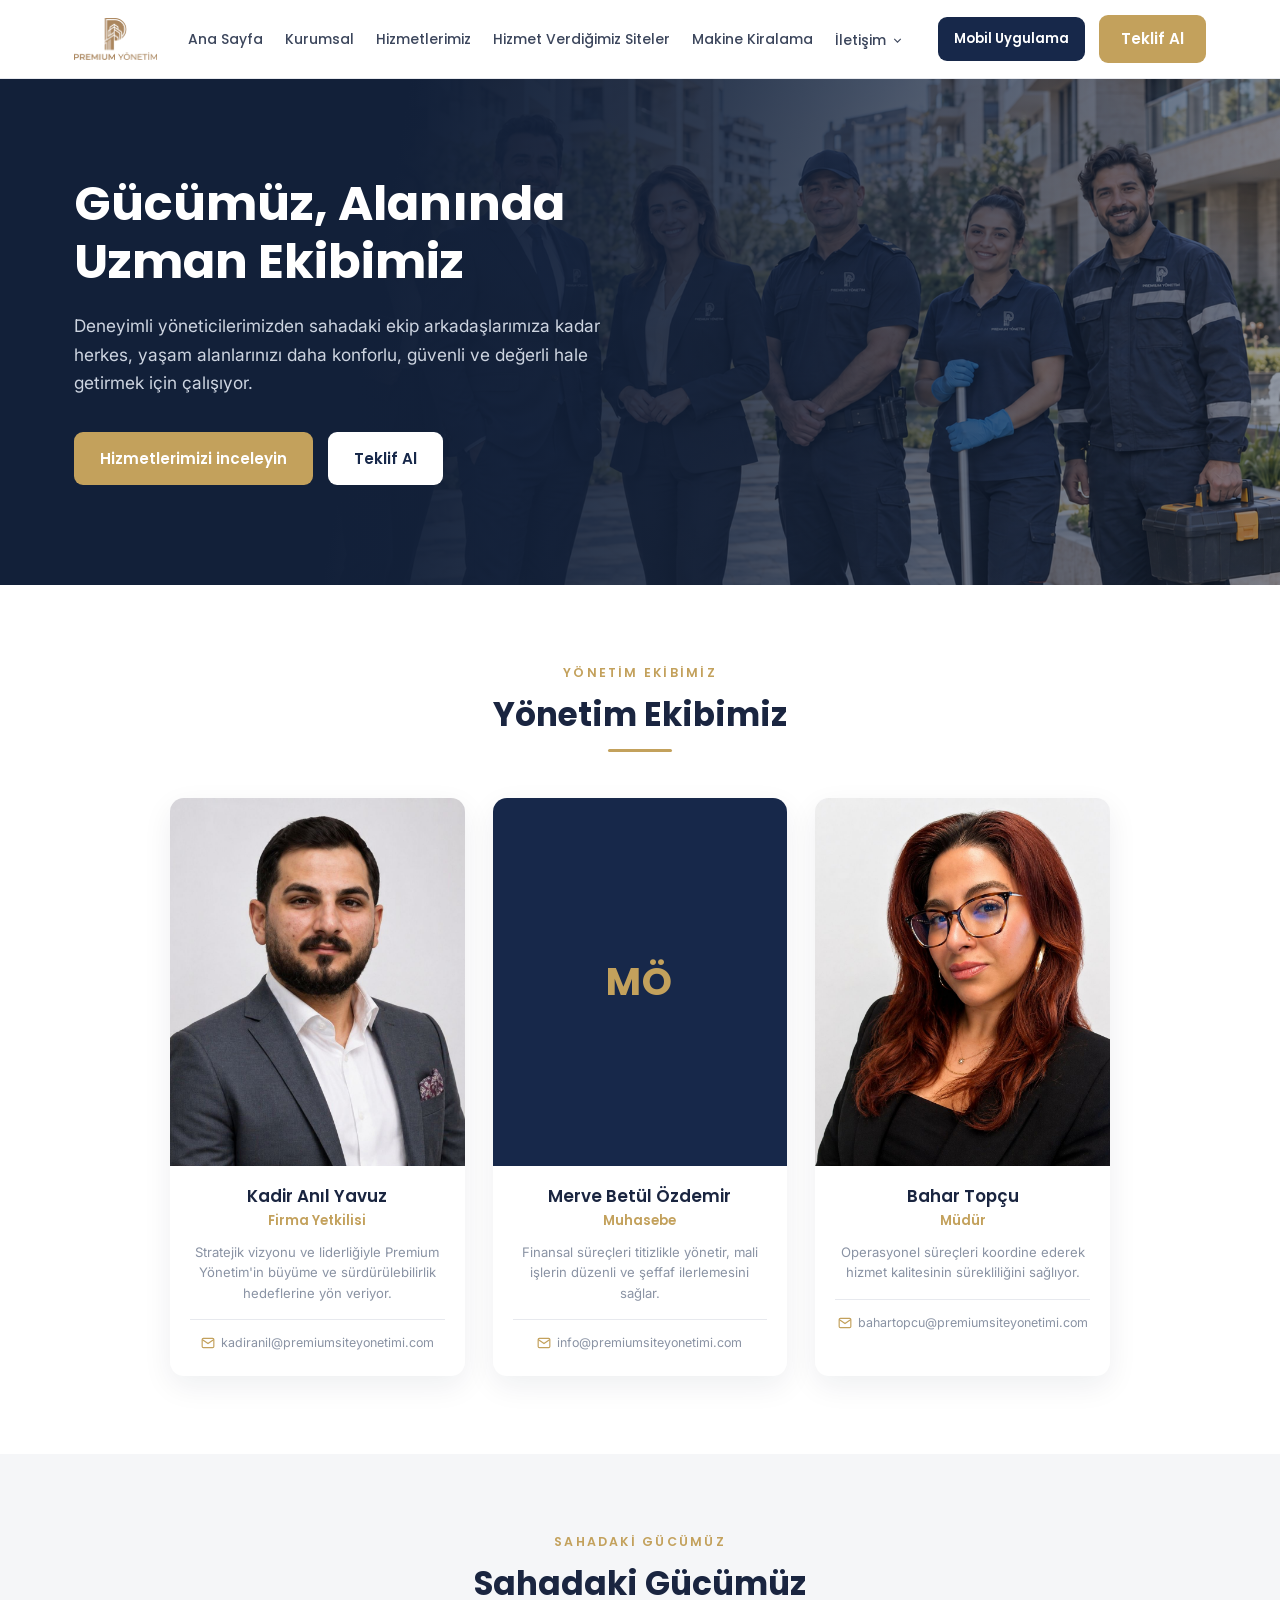
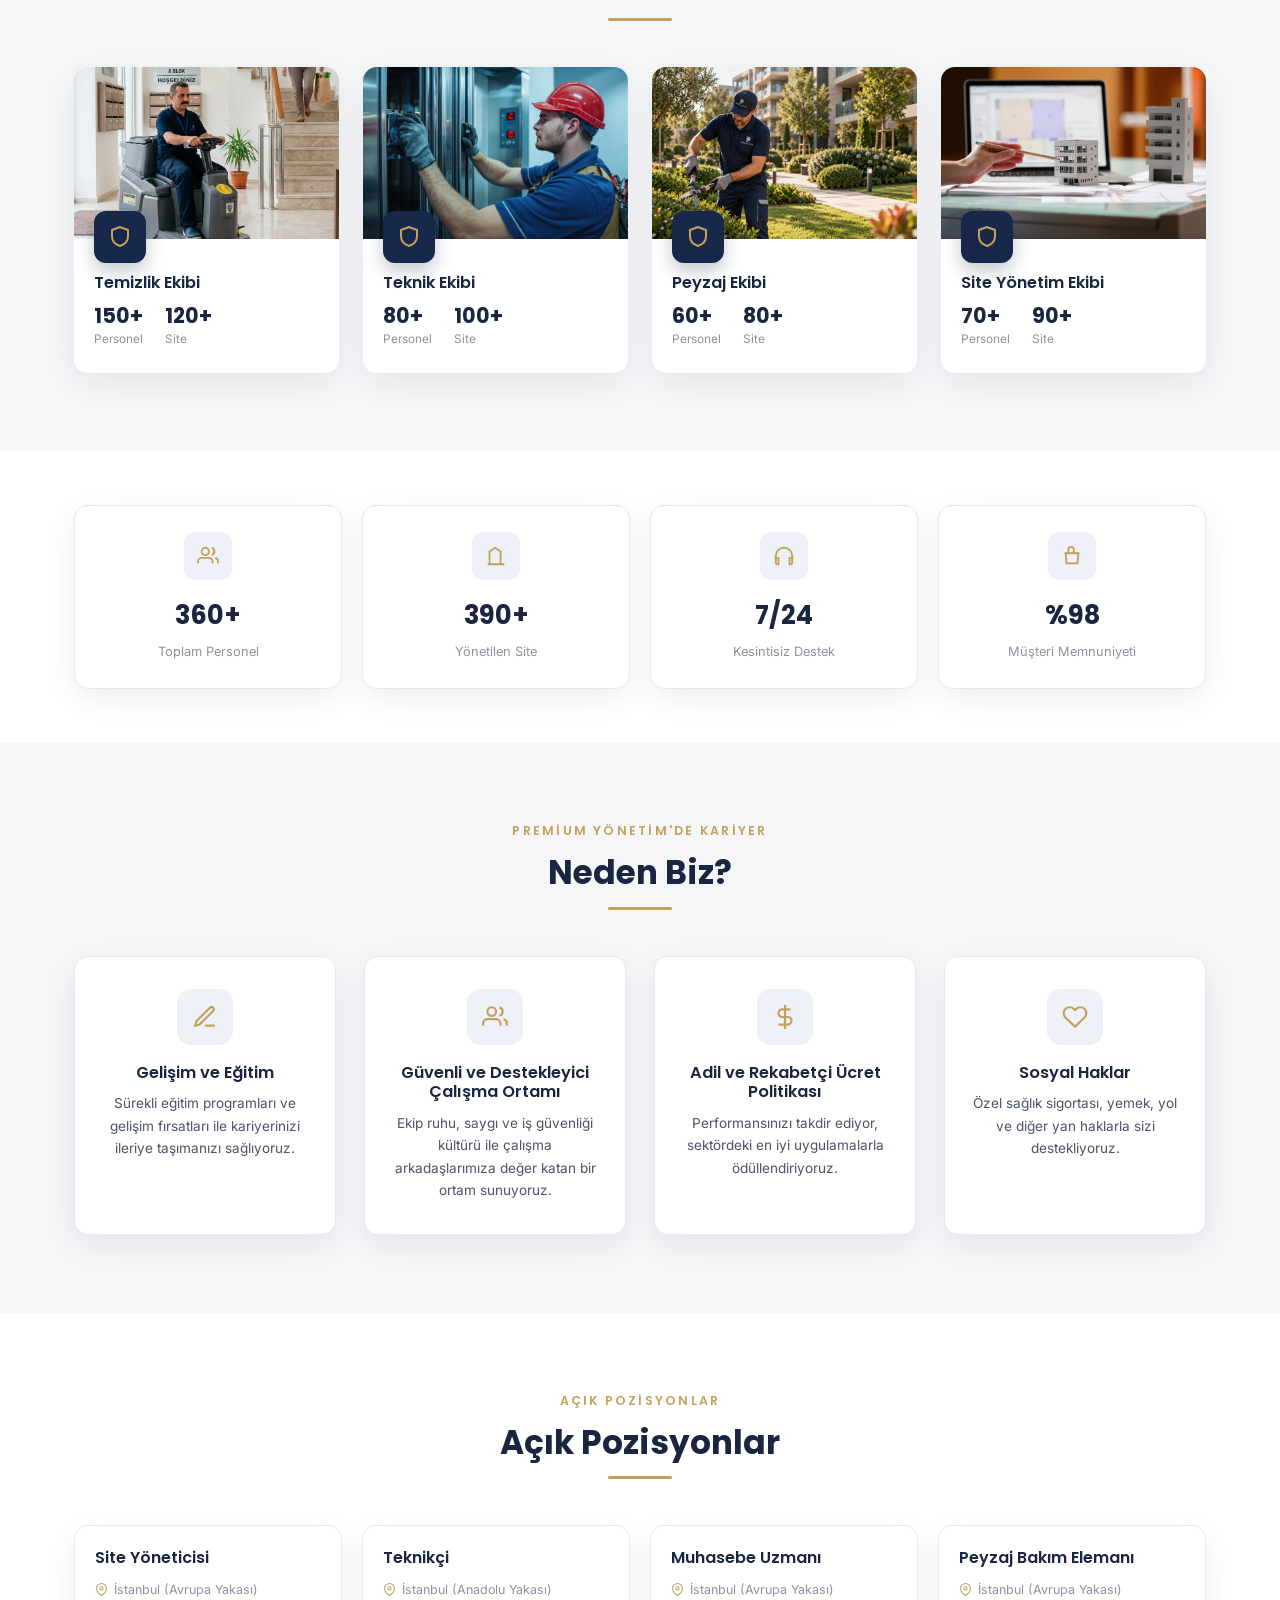
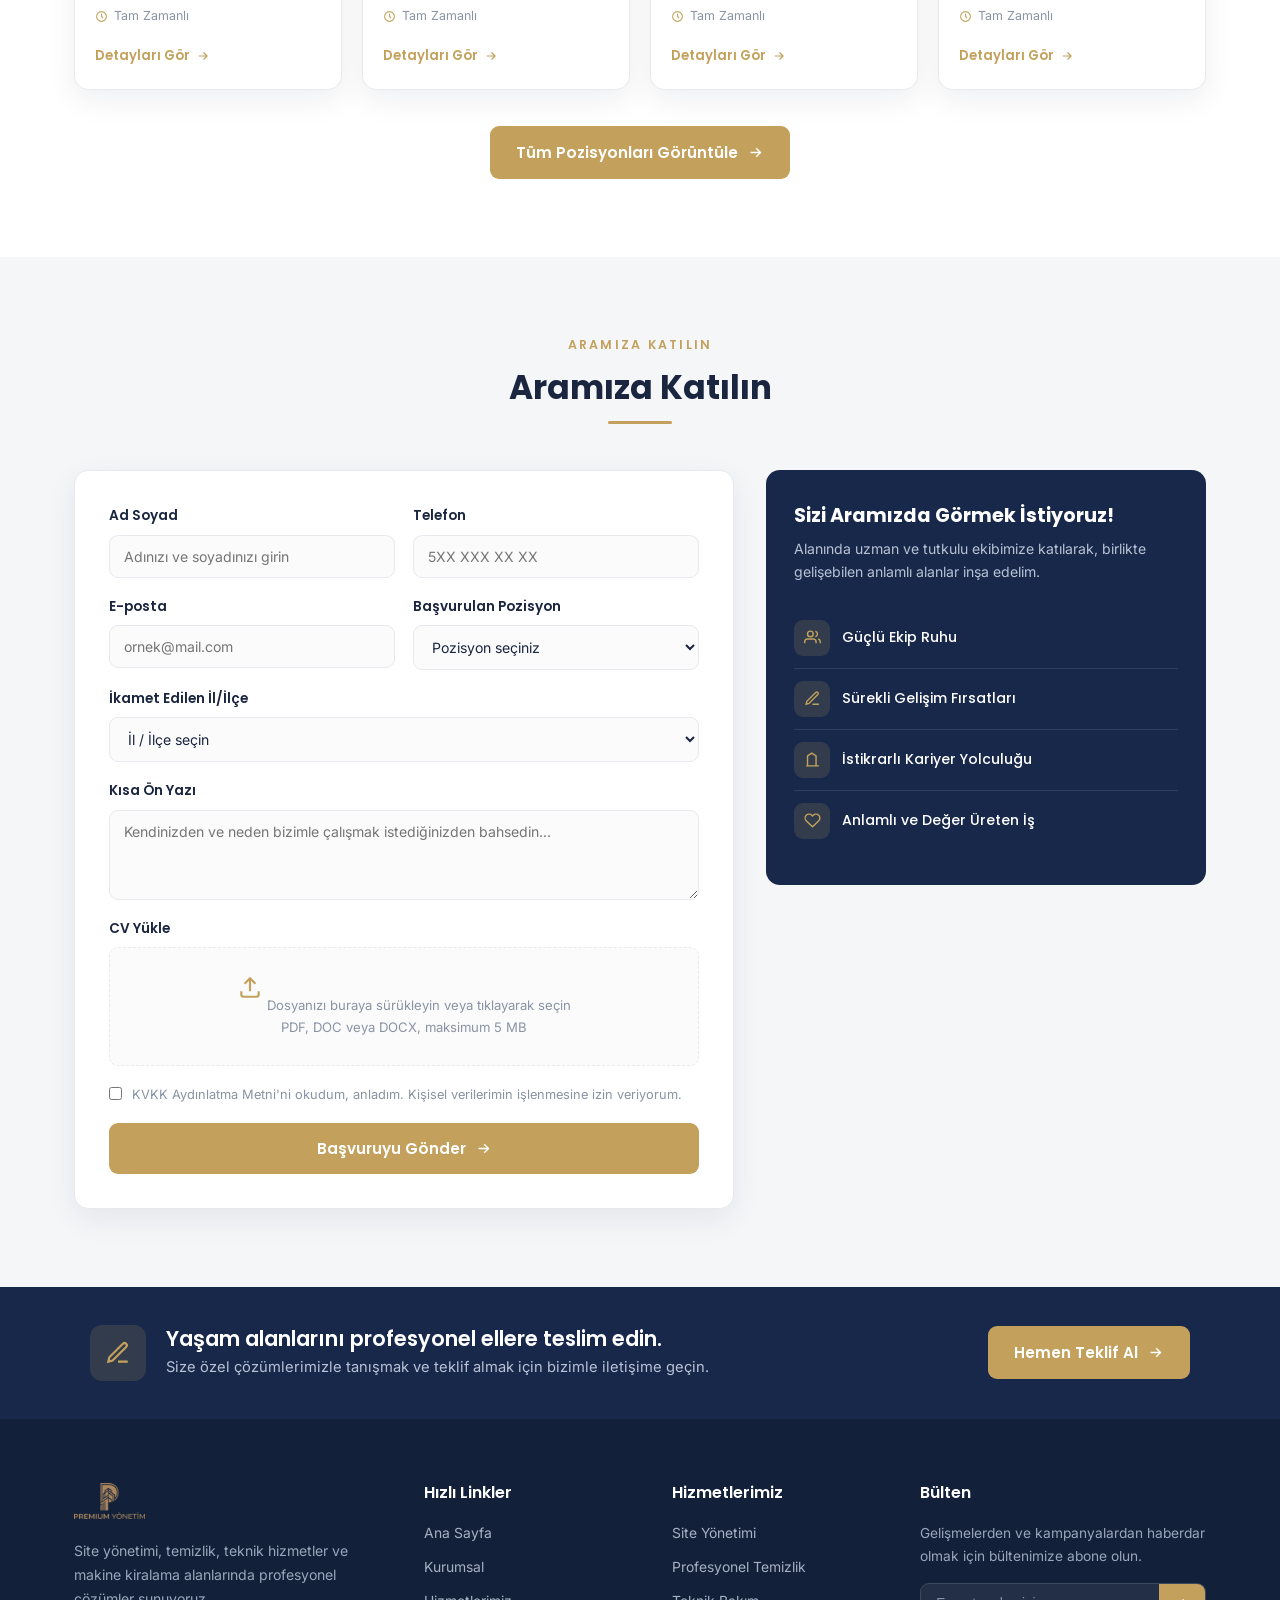
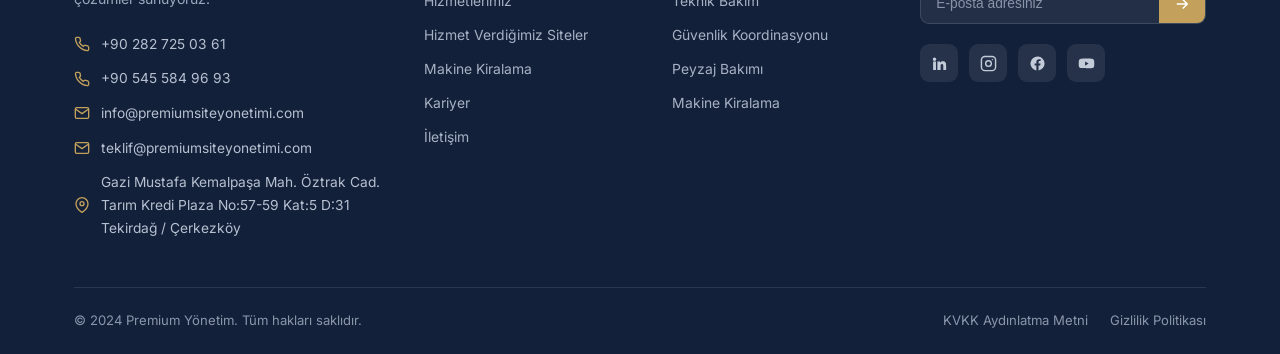
<file: kariyer.html>
<!DOCTYPE html>
<html lang="tr">
<head>
<meta charset="UTF-8">
<meta name="viewport" content="width=device-width, initial-scale=1.0">
<title>Kariyer — Premium Yönetim</title>
<link rel="preconnect" href="https://fonts.googleapis.com">
<link rel="preconnect" href="https://fonts.gstatic.com" crossorigin>
<link href="https://fonts.googleapis.com/css2?family=Poppins:wght@400;500;600;700;800&family=Inter:wght@400;500;600&display=swap" rel="stylesheet">
<link rel="stylesheet" href="style.css">
</head>
<body>

<!-- ============ NAVBAR ============ -->
<header class="nav">
  <div class="container nav-inner">
    <a href="index.html" class="logo">
      <img src="premium-yonetim-logo.png" alt="Premium Yönetim">
    </a>
    <nav class="nav-links">
      <a href="index.html">Ana Sayfa</a>
      <a href="kurumsal.html">Kurumsal</a>
      <a href="hizmetlerimiz.html">Hizmetlerimiz</a>
      <a href="hizmet-verdigimiz-siteler.html">Hizmet Verdiğimiz Siteler</a>
      <a href="makine-kiralama.html">Makine Kiralama</a>
      <div class="nav-item-drop">
        <span class="nav-drop-trigger">
          <a href="iletisim.html">İletişim</a>
          <button type="button" class="nav-drop-caret" aria-label="Kariyer alt menüsünü aç"><svg viewBox="0 0 24 24" fill="none" stroke="currentColor" stroke-width="2"><path d="m6 9 6 6 6-6"/></svg></button>
        </span>
        <div class="nav-dropdown">
          <div class="nav-dropdown-inner">
            <a href="kariyer.html" class="active">Kariyer</a>
          </div>
        </div>
      </div>
          <a href="mobil-uygulama.html" class="nav-app-link">Mobil Uygulama</a>
    </nav>
    <div class="nav-right">
      <a href="mobil-uygulama.html" class="btn btn-navy nav-app-btn">Mobil Uygulama</a>
      <a href="#" class="btn btn-gold" style="padding:11px 22px">Teklif Al</a>
      <button class="burger" aria-label="Menü"><span></span><span></span><span></span></button>
    </div>
  </div>
</header>

<!-- ============ HERO ============ -->
<section class="hero">
  <div class="hero-bg">
    <img src="banner-kariyer.png" alt="">
  </div>
  <div class="container">
    <div class="hero-inner">
      <h1>Gücümüz, Alanında Uzman Ekibimiz</h1>
      <p>Deneyimli yöneticilerimizden sahadaki ekip arkadaşlarımıza kadar herkes, yaşam alanlarınızı daha konforlu, güvenli ve değerli hale getirmek için çalışıyor.</p>
      <div class="hero-btns">
        <a href="#" class="btn btn-gold">Hizmetlerimizi inceleyin</a>
        <a href="#pozisyonlar" class="btn btn-white">Teklif Al</a>
      </div>
    </div>
  </div>
</section>

<!-- ============ YÖNETİM EKİBİMİZ ============ -->
<section class="section-white">
  <div class="container">
    <div class="eyebrow">Yönetim Ekibimiz</div>
    <h2 class="section-title">Yönetim Ekibimiz</h2>
    <div class="section-title-line"></div>

    <div class="team-grid team-grid-3">
      <article class="team-card">
        <div class="team-photo"><img src="kadir-anil-yavuz-portre.jpeg" alt="Kadir Anıl Yavuz"></div>
        <div class="team-body">
          <h3>Kadir Anıl Yavuz</h3>
          <div class="team-role">Firma Yetkilisi</div>
          <p class="team-desc">Stratejik vizyonu ve liderliğiyle Premium Yönetim'in büyüme ve sürdürülebilirlik hedeflerine yön veriyor.</p>
          <div class="team-contact">
            <svg viewBox="0 0 24 24" fill="none" stroke="currentColor" stroke-width="2"><rect x="2" y="4" width="20" height="16" rx="2"/><path d="m22 6-10 7L2 6"/></svg>
            <a href="mailto:kadiranil@premiumsiteyonetimi.com">kadiranil@<wbr>premium<wbr>site<wbr>yonetimi.com</a>
          </div>
        </div>
      </article>

      <article class="team-card">
        <div class="team-photo team-photo-placeholder"><span>MÖ</span></div>
        <div class="team-body">
          <h3>Merve Betül Özdemir</h3>
          <div class="team-role">Muhasebe</div>
          <p class="team-desc">Finansal süreçleri titizlikle yönetir, mali işlerin düzenli ve şeffaf ilerlemesini sağlar.</p>
          <div class="team-contact">
            <svg viewBox="0 0 24 24" fill="none" stroke="currentColor" stroke-width="2"><rect x="2" y="4" width="20" height="16" rx="2"/><path d="m22 6-10 7L2 6"/></svg>
            <a href="mailto:info@premiumsiteyonetimi.com">info@<wbr>premium<wbr>site<wbr>yonetimi.com</a>
          </div>
        </div>
      </article>

      <article class="team-card">
        <div class="team-photo"><img src="bahar-topcu-portre.jpeg" alt="Bahar Topçu"></div>
        <div class="team-body">
          <h3>Bahar Topçu</h3>
          <div class="team-role">Müdür</div>
          <p class="team-desc">Operasyonel süreçleri koordine ederek hizmet kalitesinin sürekliliğini sağlıyor.</p>
          <div class="team-contact">
            <svg viewBox="0 0 24 24" fill="none" stroke="currentColor" stroke-width="2"><rect x="2" y="4" width="20" height="16" rx="2"/><path d="m22 6-10 7L2 6"/></svg>
            <a href="mailto:bahartopcu@premiumsiteyonetimi.com">bahartopcu@<wbr>premium<wbr>site<wbr>yonetimi.com</a>
          </div>
        </div>
      </article>
    </div>
  </div>
</section>

<!-- ============ SAHADAKİ GÜCÜMÜZ ============ -->
<section class="section-alt">
  <div class="container">
    <div class="eyebrow">Sahadaki Gücümüz</div>
    <h2 class="section-title">Sahadaki Gücümüz</h2>
    <div class="section-title-line"></div>

    <div class="field-grid">
      <article class="svc-card">
        <div class="svc-img">
          <img src="temizlik-hizmetleri.webp" alt="Temizlik Ekibi">
          <div class="svc-icon"><svg viewBox="0 0 24 24" fill="none" stroke="currentColor" stroke-width="2"><path d="M12 2 4 5v6c0 5 3.4 8.5 8 10 4.6-1.5 8-5 8-10V5z"/></svg></div>
        </div>
        <div class="field-body">
          <h3>Temizlik Ekibi</h3>
          <div class="field-stats">
            <div><div class="field-stat-num">150+</div><div class="field-stat-label">Personel</div></div>
            <div><div class="field-stat-num">120+</div><div class="field-stat-label">Site</div></div>
          </div>
        </div>
      </article>

      <article class="svc-card">
        <div class="svc-img">
          <img src="teknik-bakim-onarim.webp" alt="Teknik Ekibi">
          <div class="svc-icon"><svg viewBox="0 0 24 24" fill="none" stroke="currentColor" stroke-width="2"><path d="M12 2 4 5v6c0 5 3.4 8.5 8 10 4.6-1.5 8-5 8-10V5z"/></svg></div>
        </div>
        <div class="field-body">
          <h3>Teknik Ekibi</h3>
          <div class="field-stats">
            <div><div class="field-stat-num">80+</div><div class="field-stat-label">Personel</div></div>
            <div><div class="field-stat-num">100+</div><div class="field-stat-label">Site</div></div>
          </div>
        </div>
      </article>

      <article class="svc-card">
        <div class="svc-img">
          <img src="peyzaj-ve-cevre-bakimi.png" alt="Peyzaj Ekibi">
          <div class="svc-icon"><svg viewBox="0 0 24 24" fill="none" stroke="currentColor" stroke-width="2"><path d="M12 2 4 5v6c0 5 3.4 8.5 8 10 4.6-1.5 8-5 8-10V5z"/></svg></div>
        </div>
        <div class="field-body">
          <h3>Peyzaj Ekibi</h3>
          <div class="field-stats">
            <div><div class="field-stat-num">60+</div><div class="field-stat-label">Personel</div></div>
            <div><div class="field-stat-num">80+</div><div class="field-stat-label">Site</div></div>
          </div>
        </div>
      </article>

      <article class="svc-card">
        <div class="svc-img">
          <img src="site-apartman-yonetimi.webp" alt="Site Yönetim Ekibi">
          <div class="svc-icon"><svg viewBox="0 0 24 24" fill="none" stroke="currentColor" stroke-width="2"><path d="M12 2 4 5v6c0 5 3.4 8.5 8 10 4.6-1.5 8-5 8-10V5z"/></svg></div>
        </div>
        <div class="field-body">
          <h3>Site Yönetim Ekibi</h3>
          <div class="field-stats">
            <div><div class="field-stat-num">70+</div><div class="field-stat-label">Personel</div></div>
            <div><div class="field-stat-num">90+</div><div class="field-stat-label">Site</div></div>
          </div>
        </div>
      </article>
    </div>
  </div>
</section>

<!-- ============ TOPLAM RAKAMLAR ============ -->
<section class="stats">
  <div class="container mini-stats-grid">
    <div class="mini-stat">
      <div class="mini-stat-ico"><svg viewBox="0 0 24 24" fill="none" stroke="currentColor" stroke-width="2"><path d="M17 20v-2a4 4 0 0 0-4-4H5a4 4 0 0 0-4 4v2"/><circle cx="9" cy="7" r="4"/><path d="M23 20v-2a4 4 0 0 0-3-3.87M16 3.13a4 4 0 0 1 0 7.75"/></svg></div>
      <div class="mini-stat-num">360+</div>
      <div class="mini-stat-label">Toplam Personel</div>
    </div>
    <div class="mini-stat">
      <div class="mini-stat-ico"><svg viewBox="0 0 24 24" fill="none" stroke="currentColor" stroke-width="2"><path d="M3 21h18M5 21V7l6-4 6 4v14"/><path d="M9 9h.01M9 13h.01M13 9h.01M13 13h.01"/></svg></div>
      <div class="mini-stat-num">390+</div>
      <div class="mini-stat-label">Yönetilen Site</div>
    </div>
    <div class="mini-stat">
      <div class="mini-stat-ico"><svg viewBox="0 0 24 24" fill="none" stroke="currentColor" stroke-width="2"><path d="M3 18v-6a9 9 0 0 1 18 0v6"/><path d="M21 19a2 2 0 0 1-2 2h-1v-7h3zM3 19a2 2 0 0 0 2 2h1v-7H3z"/></svg></div>
      <div class="mini-stat-num">7/24</div>
      <div class="mini-stat-label">Kesintisiz Destek</div>
    </div>
    <div class="mini-stat">
      <div class="mini-stat-ico"><svg viewBox="0 0 24 24" fill="none" stroke="currentColor" stroke-width="2"><path d="M14 9V5a3 3 0 0 0-6 0v4M5 9h14l-1 11H6z"/></svg></div>
      <div class="mini-stat-num">%98</div>
      <div class="mini-stat-label">Müşteri Memnuniyeti</div>
    </div>
  </div>
</section>

<!-- ============ NEDEN BİZ ============ -->
<section class="section-alt">
  <div class="container">
    <div class="eyebrow">Premium Yönetim'de Kariyer</div>
    <h2 class="section-title">Neden Biz?</h2>
    <div class="section-title-line"></div>

    <div class="value-grid">
      <article class="value-card">
        <div class="value-ico"><svg viewBox="0 0 24 24" fill="none" stroke="currentColor" stroke-width="2"><path d="M12 20h9M16.5 3.5a2.1 2.1 0 0 1 3 3L7 19l-4 1 1-4z"/></svg></div>
        <h3>Gelişim ve Eğitim</h3>
        <p>Sürekli eğitim programları ve gelişim fırsatları ile kariyerinizi ileriye taşımanızı sağlıyoruz.</p>
      </article>
      <article class="value-card">
        <div class="value-ico"><svg viewBox="0 0 24 24" fill="none" stroke="currentColor" stroke-width="2"><path d="M17 20v-2a4 4 0 0 0-4-4H5a4 4 0 0 0-4 4v2"/><circle cx="9" cy="7" r="4"/><path d="M23 20v-2a4 4 0 0 0-3-3.87M16 3.13a4 4 0 0 1 0 7.75"/></svg></div>
        <h3>Güvenli ve Destekleyici Çalışma Ortamı</h3>
        <p>Ekip ruhu, saygı ve iş güvenliği kültürü ile çalışma arkadaşlarımıza değer katan bir ortam sunuyoruz.</p>
      </article>
      <article class="value-card">
        <div class="value-ico"><svg viewBox="0 0 24 24" fill="none" stroke="currentColor" stroke-width="2"><path d="M12 1v22M17 5H9.5a3.5 3.5 0 0 0 0 7h5a3.5 3.5 0 0 1 0 7H6"/></svg></div>
        <h3>Adil ve Rekabetçi Ücret Politikası</h3>
        <p>Performansınızı takdir ediyor, sektördeki en iyi uygulamalarla ödüllendiriyoruz.</p>
      </article>
      <article class="value-card">
        <div class="value-ico"><svg viewBox="0 0 24 24" fill="none" stroke="currentColor" stroke-width="2"><path d="M20.8 4.6a5.5 5.5 0 0 0-7.8 0L12 5.6l-1-1a5.5 5.5 0 1 0-7.8 7.8l1 1L12 21l7.8-7.6 1-1a5.5 5.5 0 0 0 0-7.8z"/></svg></div>
        <h3>Sosyal Haklar</h3>
        <p>Özel sağlık sigortası, yemek, yol ve diğer yan haklarla sizi destekliyoruz.</p>
      </article>
    </div>
  </div>
</section>

<!-- ============ AÇIK POZİSYONLAR ============ -->
<section class="section-white" id="pozisyonlar">
  <div class="container">
    <div class="eyebrow">Açık Pozisyonlar</div>
    <h2 class="section-title">Açık Pozisyonlar</h2>
    <div class="section-title-line"></div>

    <div class="jobs-grid">
      <article class="job-card">
        <h3>Site Yöneticisi</h3>
        <div class="job-meta"><svg viewBox="0 0 24 24" fill="none" stroke="currentColor" stroke-width="2"><path d="M21 10c0 7-9 13-9 13s-9-6-9-13a9 9 0 0 1 18 0z"/><circle cx="12" cy="10" r="3"/></svg> İstanbul (Avrupa Yakası)</div>
        <div class="job-meta"><svg viewBox="0 0 24 24" fill="none" stroke="currentColor" stroke-width="2"><circle cx="12" cy="12" r="9"/><path d="M12 7v5l3 3"/></svg> Tam Zamanlı</div>
        <a href="#" class="job-link">Detayları Gör <svg viewBox="0 0 24 24" fill="none" stroke="currentColor" stroke-width="2"><path d="M5 12h14M13 6l6 6-6 6"/></svg></a>
      </article>

      <article class="job-card">
        <h3>Teknikçi</h3>
        <div class="job-meta"><svg viewBox="0 0 24 24" fill="none" stroke="currentColor" stroke-width="2"><path d="M21 10c0 7-9 13-9 13s-9-6-9-13a9 9 0 0 1 18 0z"/><circle cx="12" cy="10" r="3"/></svg> İstanbul (Anadolu Yakası)</div>
        <div class="job-meta"><svg viewBox="0 0 24 24" fill="none" stroke="currentColor" stroke-width="2"><circle cx="12" cy="12" r="9"/><path d="M12 7v5l3 3"/></svg> Tam Zamanlı</div>
        <a href="#" class="job-link">Detayları Gör <svg viewBox="0 0 24 24" fill="none" stroke="currentColor" stroke-width="2"><path d="M5 12h14M13 6l6 6-6 6"/></svg></a>
      </article>

      <article class="job-card">
        <h3>Muhasebe Uzmanı</h3>
        <div class="job-meta"><svg viewBox="0 0 24 24" fill="none" stroke="currentColor" stroke-width="2"><path d="M21 10c0 7-9 13-9 13s-9-6-9-13a9 9 0 0 1 18 0z"/><circle cx="12" cy="10" r="3"/></svg> İstanbul (Avrupa Yakası)</div>
        <div class="job-meta"><svg viewBox="0 0 24 24" fill="none" stroke="currentColor" stroke-width="2"><circle cx="12" cy="12" r="9"/><path d="M12 7v5l3 3"/></svg> Tam Zamanlı</div>
        <a href="#" class="job-link">Detayları Gör <svg viewBox="0 0 24 24" fill="none" stroke="currentColor" stroke-width="2"><path d="M5 12h14M13 6l6 6-6 6"/></svg></a>
      </article>

      <article class="job-card">
        <h3>Peyzaj Bakım Elemanı</h3>
        <div class="job-meta"><svg viewBox="0 0 24 24" fill="none" stroke="currentColor" stroke-width="2"><path d="M21 10c0 7-9 13-9 13s-9-6-9-13a9 9 0 0 1 18 0z"/><circle cx="12" cy="10" r="3"/></svg> İstanbul (Avrupa Yakası)</div>
        <div class="job-meta"><svg viewBox="0 0 24 24" fill="none" stroke="currentColor" stroke-width="2"><circle cx="12" cy="12" r="9"/><path d="M12 7v5l3 3"/></svg> Tam Zamanlı</div>
        <a href="#" class="job-link">Detayları Gör <svg viewBox="0 0 24 24" fill="none" stroke="currentColor" stroke-width="2"><path d="M5 12h14M13 6l6 6-6 6"/></svg></a>
      </article>
    </div>

    <div class="jobs-more">
      <a href="#" class="btn btn-gold">Tüm Pozisyonları Görüntüle
        <svg viewBox="0 0 24 24" fill="none" stroke="currentColor" stroke-width="2"><path d="M5 12h14M13 6l6 6-6 6"/></svg>
      </a>
    </div>
  </div>
</section>

<!-- ============ ARAMIZA KATILIN ============ -->
<section class="section-alt">
  <div class="container">
    <div class="eyebrow">Aramıza Katılın</div>
    <h2 class="section-title">Aramıza Katılın</h2>
    <div class="section-title-line"></div>

    <div class="apply-grid">
      <form class="apply-form">
        <div class="form-row">
          <div class="form-group">
            <label>Ad Soyad</label>
            <input type="text" placeholder="Adınızı ve soyadınızı girin">
          </div>
          <div class="form-group">
            <label>Telefon</label>
            <input type="tel" placeholder="5XX XXX XX XX">
          </div>
        </div>
        <div class="form-row">
          <div class="form-group">
            <label>E-posta</label>
            <input type="email" placeholder="ornek@mail.com">
          </div>
          <div class="form-group">
            <label>Başvurulan Pozisyon</label>
            <select>
              <option>Pozisyon seçiniz</option>
              <option>Site Yöneticisi</option>
              <option>Teknikçi</option>
              <option>Muhasebe Uzmanı</option>
              <option>Peyzaj Bakım Elemanı</option>
            </select>
          </div>
        </div>
        <div class="form-group">
          <label>İkamet Edilen İl/İlçe</label>
          <select>
            <option>İl / İlçe seçin</option>
            <option>İstanbul (Avrupa Yakası)</option>
            <option>İstanbul (Anadolu Yakası)</option>
            <option>Kocaeli</option>
          </select>
        </div>
        <div class="form-group">
          <label>Kısa Ön Yazı</label>
          <textarea placeholder="Kendinizden ve neden bizimle çalışmak istediğinizden bahsedin..."></textarea>
        </div>
        <div class="form-group">
          <label>CV Yükle</label>
          <div class="dropzone">
            <svg viewBox="0 0 24 24" fill="none" stroke="currentColor" stroke-width="2"><path d="M12 16V4M7 9l5-5 5 5"/><path d="M4 16v3a2 2 0 0 0 2 2h12a2 2 0 0 0 2-2v-3"/></svg>
            Dosyanızı buraya sürükleyin veya tıklayarak seçin<br>PDF, DOC veya DOCX, maksimum 5 MB
          </div>
        </div>
        <label class="form-check">
          <input type="checkbox">
          <span>KVKK Aydınlatma Metni'ni okudum, anladım. Kişisel verilerimin işlenmesine izin veriyorum.</span>
        </label>
        <button type="submit" class="btn btn-gold" style="width:100%;justify-content:center">
          Başvuruyu Gönder
          <svg viewBox="0 0 24 24" fill="none" stroke="currentColor" stroke-width="2"><path d="M5 12h14M13 6l6 6-6 6"/></svg>
        </button>
      </form>

      <aside class="apply-side">
        <h3>Sizi Aramızda Görmek İstiyoruz!</h3>
        <p>Alanında uzman ve tutkulu ekibimize katılarak, birlikte gelişebilen anlamlı alanlar inşa edelim.</p>
        <div class="apply-perk">
          <div class="apply-perk-ico"><svg viewBox="0 0 24 24" fill="none" stroke="currentColor" stroke-width="2"><path d="M17 20v-2a4 4 0 0 0-4-4H5a4 4 0 0 0-4 4v2"/><circle cx="9" cy="7" r="4"/><path d="M23 20v-2a4 4 0 0 0-3-3.87M16 3.13a4 4 0 0 1 0 7.75"/></svg></div>
          <span>Güçlü Ekip Ruhu</span>
        </div>
        <div class="apply-perk">
          <div class="apply-perk-ico"><svg viewBox="0 0 24 24" fill="none" stroke="currentColor" stroke-width="2"><path d="M12 20h9M16.5 3.5a2.1 2.1 0 0 1 3 3L7 19l-4 1 1-4z"/></svg></div>
          <span>Sürekli Gelişim Fırsatları</span>
        </div>
        <div class="apply-perk">
          <div class="apply-perk-ico"><svg viewBox="0 0 24 24" fill="none" stroke="currentColor" stroke-width="2"><path d="M3 21h18M5 21V7l6-4 6 4v14"/><path d="M9 9h.01M9 13h.01M13 9h.01M13 13h.01"/></svg></div>
          <span>İstikrarlı Kariyer Yolculuğu</span>
        </div>
        <div class="apply-perk">
          <div class="apply-perk-ico"><svg viewBox="0 0 24 24" fill="none" stroke="currentColor" stroke-width="2"><path d="M20.8 4.6a5.5 5.5 0 0 0-7.8 0L12 5.6l-1-1a5.5 5.5 0 1 0-7.8 7.8l1 1L12 21l7.8-7.6 1-1a5.5 5.5 0 0 0 0-7.8z"/></svg></div>
          <span>Anlamlı ve Değer Üreten İş</span>
        </div>
      </aside>
    </div>
  </div>
</section>

<!-- ============ CTA BANNER ============ -->
<section class="cta">
  <div class="container cta-inner">
    <div class="cta-left">
      <div class="cta-ico"><svg viewBox="0 0 24 24" fill="none" stroke="currentColor" stroke-width="2"><path d="M12 20h9M16.5 3.5a2.1 2.1 0 0 1 3 3L7 19l-4 1 1-4z"/></svg></div>
      <div>
        <h3>Yaşam alanlarını profesyonel ellere teslim edin.</h3>
        <p>Size özel çözümlerimizle tanışmak ve teklif almak için bizimle iletişime geçin.</p>
      </div>
    </div>
    <a href="#" class="btn btn-gold">Hemen Teklif Al
      <svg viewBox="0 0 24 24" fill="none" stroke="currentColor" stroke-width="2"><path d="M5 12h14M13 6l6 6-6 6"/></svg>
    </a>
  </div>
</section>

<!-- ============ FOOTER ============ -->
<footer>
  <div class="container">
    <div class="foot-grid">
      <div class="foot-about">
        <div class="foot-logo">
          <img src="premium-yonetim-logo.png" alt="Premium Yönetim">
        </div>
        <p>Site yönetimi, temizlik, teknik hizmetler ve makine kiralama alanlarında profesyonel çözümler sunuyoruz.</p>
        <div class="foot-contact">
          <a href="tel:+902827250361"><svg viewBox="0 0 24 24" fill="none" stroke="currentColor" stroke-width="2"><path d="M22 16.9v3a2 2 0 0 1-2.2 2 19.8 19.8 0 0 1-8.6-3 19.5 19.5 0 0 1-6-6 19.8 19.8 0 0 1-3-8.6A2 2 0 0 1 4.1 2h3a2 2 0 0 1 2 1.7c.1.9.3 1.8.6 2.6a2 2 0 0 1-.5 2.1L8 9.6a16 16 0 0 0 6 6l1.2-1.2a2 2 0 0 1 2.1-.5c.8.3 1.7.5 2.6.6a2 2 0 0 1 1.7 2z"/></svg> +90 282 725 03 61</a>
          <a href="tel:+905455849693"><svg viewBox="0 0 24 24" fill="none" stroke="currentColor" stroke-width="2"><path d="M22 16.9v3a2 2 0 0 1-2.2 2 19.8 19.8 0 0 1-8.6-3 19.5 19.5 0 0 1-6-6 19.8 19.8 0 0 1-3-8.6A2 2 0 0 1 4.1 2h3a2 2 0 0 1 2 1.7c.1.9.3 1.8.6 2.6a2 2 0 0 1-.5 2.1L8 9.6a16 16 0 0 0 6 6l1.2-1.2a2 2 0 0 1 2.1-.5c.8.3 1.7.5 2.6.6a2 2 0 0 1 1.7 2z"/></svg> +90 545 584 96 93</a>
          <a href="mailto:info@premiumsiteyonetimi.com"><svg viewBox="0 0 24 24" fill="none" stroke="currentColor" stroke-width="2"><rect x="2" y="4" width="20" height="16" rx="2"/><path d="m22 6-10 7L2 6"/></svg> info@premiumsiteyonetimi.com</a>
          <a href="mailto:teklif@premiumsiteyonetimi.com"><svg viewBox="0 0 24 24" fill="none" stroke="currentColor" stroke-width="2"><rect x="2" y="4" width="20" height="16" rx="2"/><path d="m22 6-10 7L2 6"/></svg> teklif@premiumsiteyonetimi.com</a>
          <a href="iletisim.html"><svg viewBox="0 0 24 24" fill="none" stroke="currentColor" stroke-width="2"><path d="M21 10c0 7-9 13-9 13s-9-6-9-13a9 9 0 0 1 18 0z"/><circle cx="12" cy="10" r="3"/></svg> Gazi Mustafa Kemalpaşa Mah. Öztrak Cad. Tarım Kredi Plaza No:57-59 Kat:5 D:31 Tekirdağ / Çerkezköy</a>
        </div>
      </div>

      <div>
        <h4>Hızlı Linkler</h4>
        <div class="foot-links">
          <a href="index.html">Ana Sayfa</a><a href="kurumsal.html">Kurumsal</a><a href="hizmetlerimiz.html">Hizmetlerimiz</a>
          <a href="hizmet-verdigimiz-siteler.html">Hizmet Verdiğimiz Siteler</a><a href="makine-kiralama.html">Makine Kiralama</a>
          <a href="kariyer.html">Kariyer</a><a href="iletisim.html">İletişim</a>
        </div>
      </div>

      <div>
        <h4>Hizmetlerimiz</h4>
        <div class="foot-links">
          <a href="#">Site Yönetimi</a><a href="#">Profesyonel Temizlik</a><a href="#">Teknik Bakım</a>
          <a href="#">Güvenlik Koordinasyonu</a><a href="#">Peyzaj Bakımı</a><a href="makine-kiralama.html">Makine Kiralama</a>
        </div>
      </div>

      <div class="foot-news">
        <h4>Bülten</h4>
        <p>Gelişmelerden ve kampanyalardan haberdar olmak için bültenimize abone olun.</p>
        <div class="news-form">
          <input type="email" placeholder="E-posta adresiniz">
          <button aria-label="Abone ol"><svg viewBox="0 0 24 24" fill="none" stroke="currentColor" stroke-width="2"><path d="M5 12h14M13 6l6 6-6 6"/></svg></button>
        </div>
        <div class="socials">
          <a href="#" aria-label="LinkedIn"><svg viewBox="0 0 24 24" fill="currentColor"><path d="M4.98 3.5a2.5 2.5 0 1 1 0 5 2.5 2.5 0 0 1 0-5zM3 9h4v12H3zM9 9h3.8v1.7h.05c.53-1 1.83-2 3.77-2 4 0 4.75 2.6 4.75 6V21h-4v-5.3c0-1.26 0-2.9-1.77-2.9-1.77 0-2.04 1.38-2.04 2.8V21H9z"/></svg></a>
          <a href="#" aria-label="Instagram"><svg viewBox="0 0 24 24" fill="none" stroke="currentColor" stroke-width="2"><rect x="2" y="2" width="20" height="20" rx="5"/><circle cx="12" cy="12" r="4"/><circle cx="17.5" cy="6.5" r="1" fill="currentColor" stroke="none"/></svg></a>
          <a href="#" aria-label="Facebook"><svg viewBox="0 0 24 24" fill="currentColor"><path d="M22 12a10 10 0 1 0-11.6 9.9v-7h-2.5V12h2.5V9.8c0-2.5 1.5-3.9 3.8-3.9 1.1 0 2.2.2 2.2.2v2.5h-1.3c-1.2 0-1.6.8-1.6 1.6V12h2.8l-.4 2.9h-2.4v7A10 10 0 0 0 22 12z"/></svg></a>
          <a href="#" aria-label="YouTube"><svg viewBox="0 0 24 24" fill="currentColor"><path d="M23 12s0-3.2-.4-4.7a2.5 2.5 0 0 0-1.8-1.8C19.3 5 12 5 12 5s-7.3 0-8.8.5A2.5 2.5 0 0 0 1.4 7.3C1 8.8 1 12 1 12s0 3.2.4 4.7a2.5 2.5 0 0 0 1.8 1.8C4.7 19 12 19 12 19s7.3 0 8.8-.5a2.5 2.5 0 0 0 1.8-1.8C23 15.2 23 12 23 12zM10 15V9l5 3z"/></svg></a>
        </div>
      </div>
    </div>

    <div class="foot-bottom">
      <div>© 2024 Premium Yönetim. Tüm hakları saklıdır.</div>
      <div class="fb-links"><a href="#">KVKK Aydınlatma Metni</a><a href="#">Gizlilik Politikası</a></div>
    </div>
  </div>
</footer>

<script>
  document.querySelector('.burger').addEventListener('click', function(){
    const links = document.querySelector('.nav-links');
    const open = links.style.display === 'flex';
    links.style.display = open ? 'none' : 'flex';
    if(!open){
      links.style.position='absolute';links.style.top='66px';links.style.left='0';
      links.style.right='0';links.style.flexDirection='column';links.style.background='#fff';
      links.style.padding='18px 24px';links.style.gap='16px';
      links.style.boxShadow='0 12px 24px rgba(20,35,63,.1)';links.style.zIndex='60';
    }
  });
  document.querySelectorAll('.nav-drop-caret').forEach(function(btn){
    btn.addEventListener('click', function(e){
      e.preventDefault();
      e.stopPropagation();
      var item = btn.closest('.nav-item-drop');
      item.classList.toggle('open');
    });
  });
  document.addEventListener('click', function(e){
    document.querySelectorAll('.nav-item-drop.open').forEach(function(item){
      if(!item.contains(e.target)) item.classList.remove('open');
    });
  });
</script>

</body>
</html>
</file>
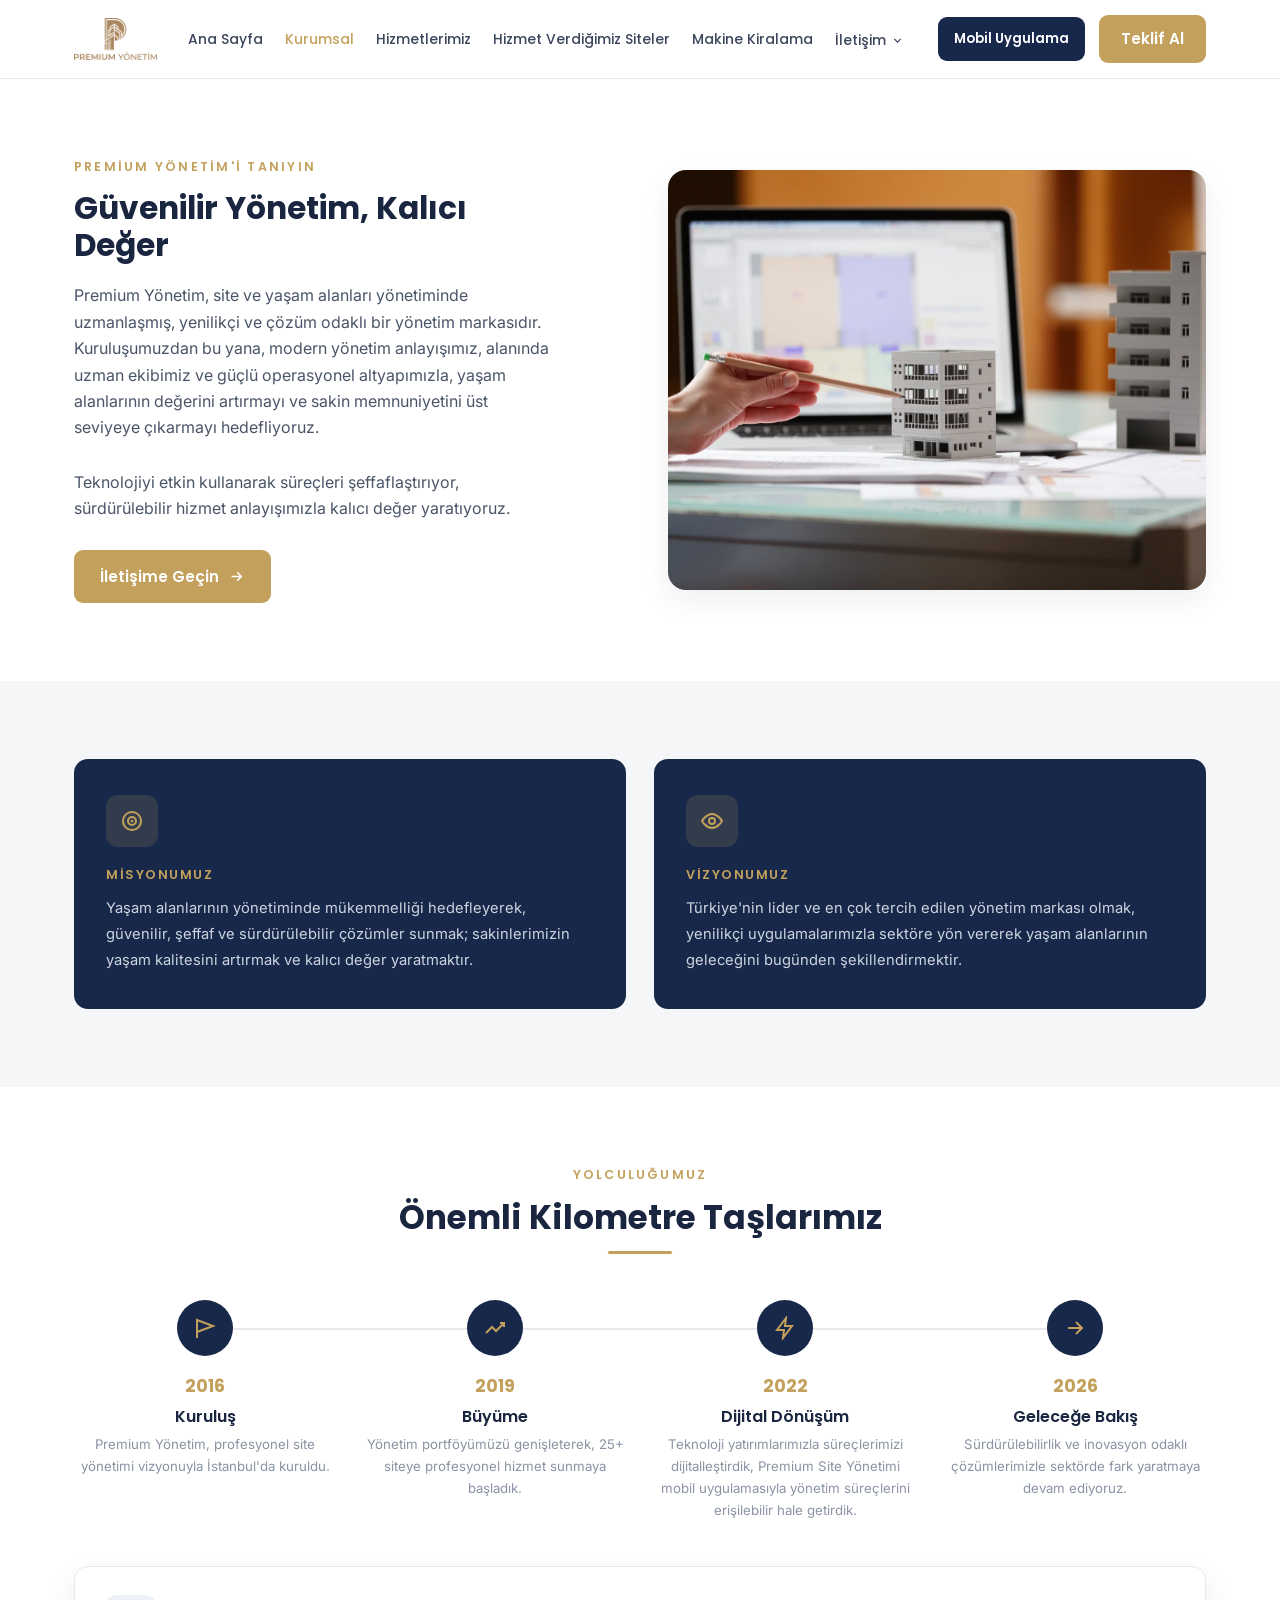
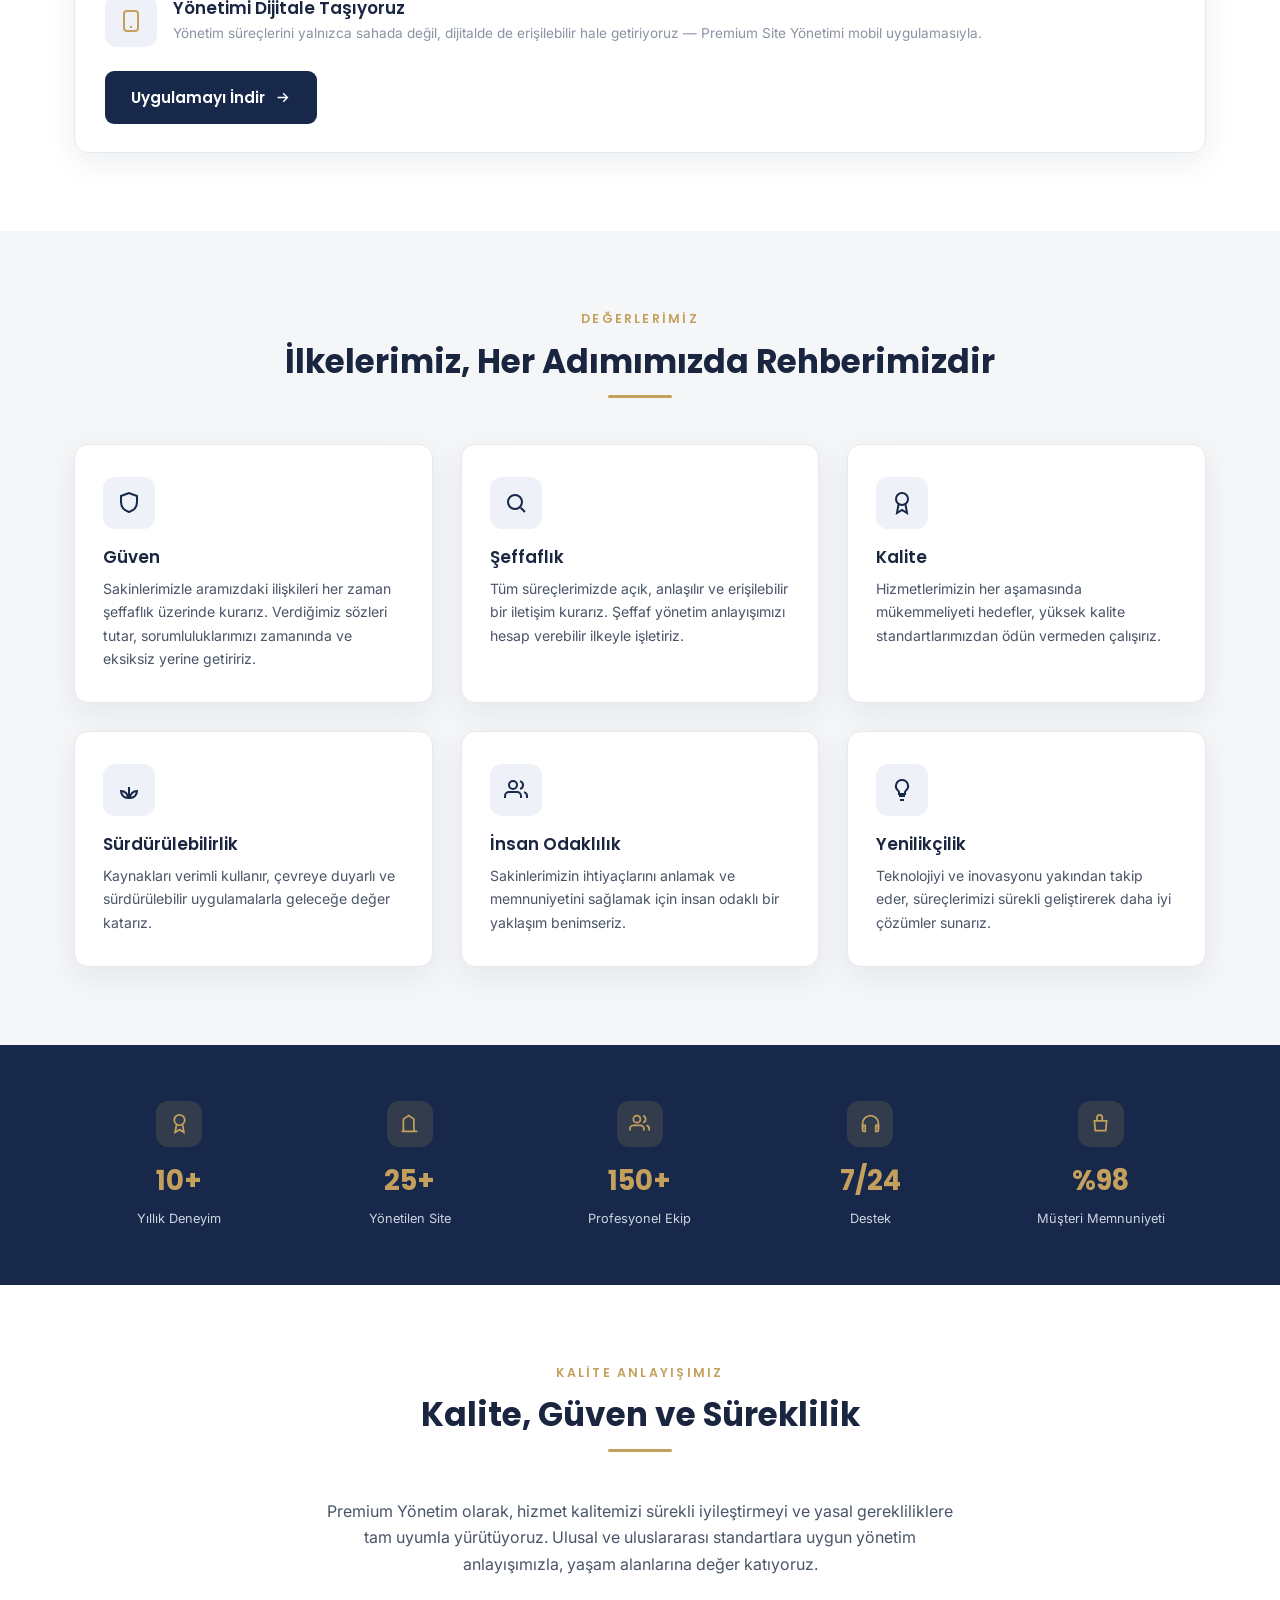
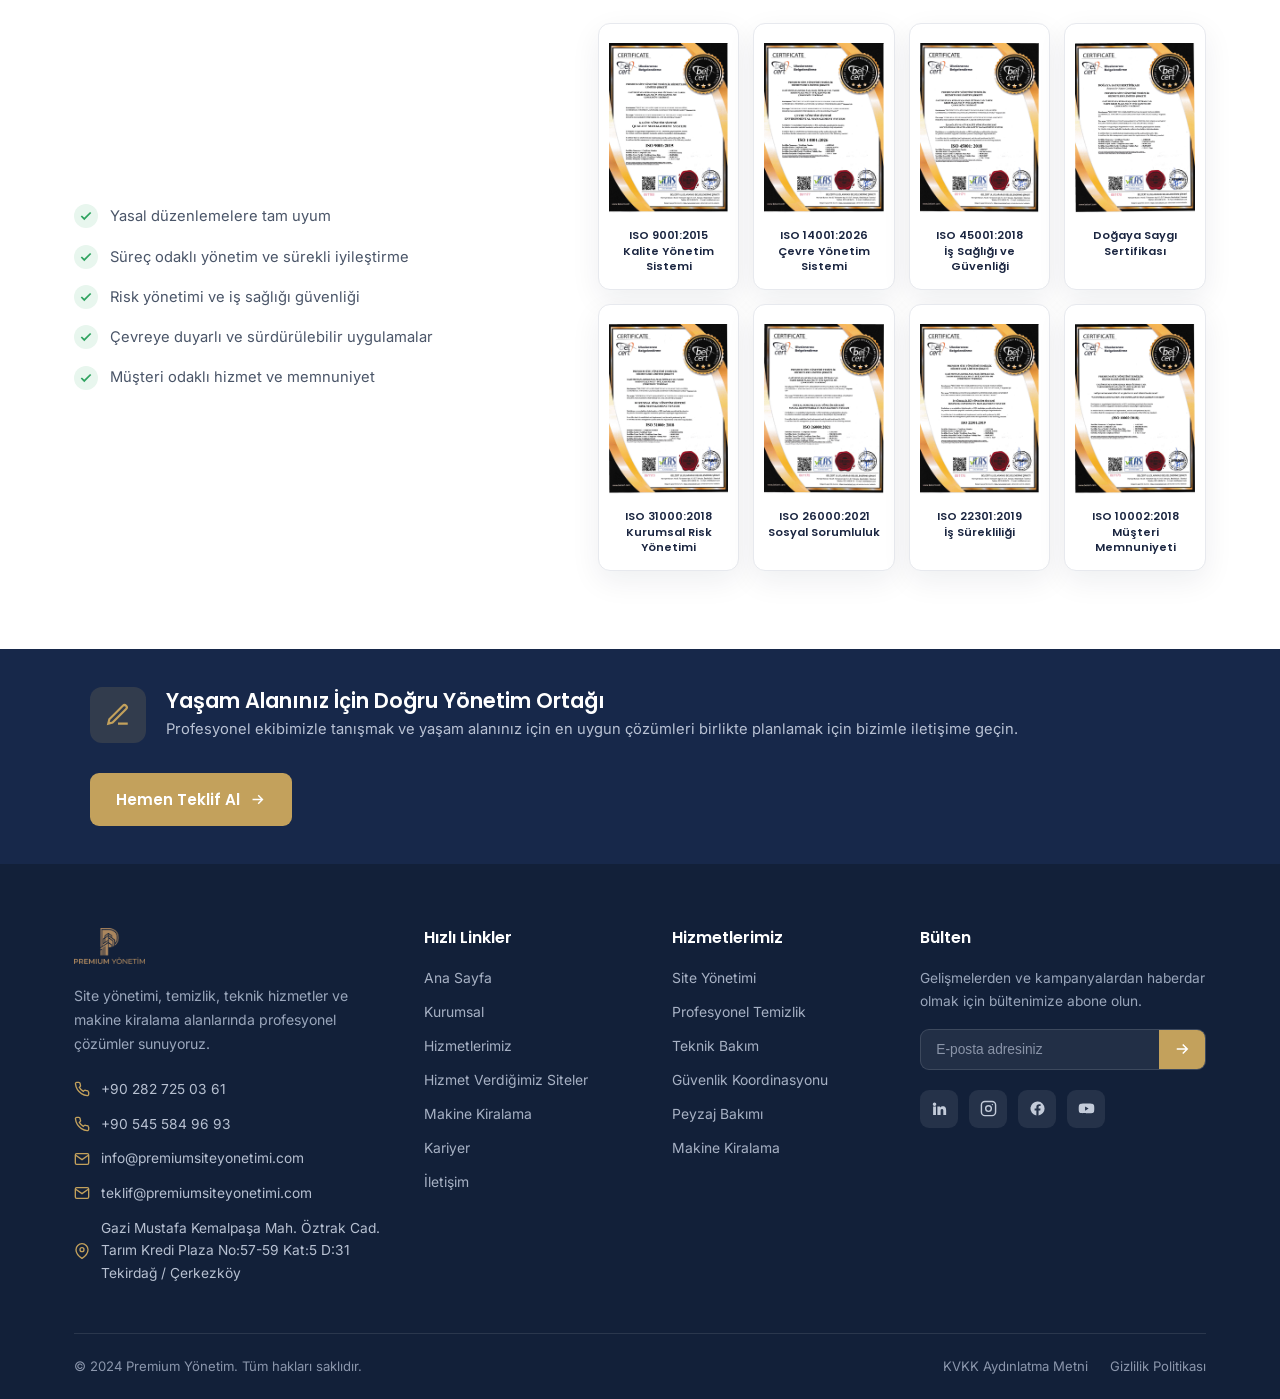
<file: kurumsal.html>
<!DOCTYPE html>
<html lang="tr">
<head>
<meta charset="UTF-8">
<meta name="viewport" content="width=device-width, initial-scale=1.0">
<title>Hakkımızda — Premium Yönetim</title>
<link rel="preconnect" href="https://fonts.googleapis.com">
<link rel="preconnect" href="https://fonts.gstatic.com" crossorigin>
<link href="https://fonts.googleapis.com/css2?family=Poppins:wght@400;500;600;700;800&family=Inter:wght@400;500;600&display=swap" rel="stylesheet">
<link rel="stylesheet" href="style.css">
</head>
<body>

<!-- ============ NAVBAR ============ -->
<header class="nav">
  <div class="container nav-inner">
    <a href="index.html" class="logo">
      <img src="premium-yonetim-logo.png" alt="Premium Yönetim">
    </a>
    <nav class="nav-links">
      <a href="index.html">Ana Sayfa</a>
      <a href="kurumsal.html" class="active">Kurumsal</a>
      <a href="hizmetlerimiz.html">Hizmetlerimiz</a>
      <a href="hizmet-verdigimiz-siteler.html">Hizmet Verdiğimiz Siteler</a>
      <a href="makine-kiralama.html">Makine Kiralama</a>
      <div class="nav-item-drop">
        <span class="nav-drop-trigger">
          <a href="iletisim.html">İletişim</a>
          <button type="button" class="nav-drop-caret" aria-label="Kariyer alt menüsünü aç"><svg viewBox="0 0 24 24" fill="none" stroke="currentColor" stroke-width="2"><path d="m6 9 6 6 6-6"/></svg></button>
        </span>
        <div class="nav-dropdown">
          <div class="nav-dropdown-inner">
            <a href="kariyer.html">Kariyer</a>
          </div>
        </div>
      </div>
          <a href="mobil-uygulama.html" class="nav-app-link">Mobil Uygulama</a>
    </nav>
    <div class="nav-right">
      <a href="mobil-uygulama.html" class="btn btn-navy nav-app-btn">Mobil Uygulama</a>
      <a href="#" class="btn btn-gold" style="padding:11px 22px">Teklif Al</a>
      <button class="burger" aria-label="Menü"><span></span><span></span><span></span></button>
    </div>
  </div>
</header>

<!-- ============ PREMIUM YÖNETİM'İ TANIYIN ============ -->
<section class="section-white">
  <div class="container intro-grid">
    <div>
      <div class="eyebrow">Premium Yönetim'i Tanıyın</div>
      <h2>Güvenilir Yönetim, Kalıcı Değer</h2>
      <p>Premium Yönetim, site ve yaşam alanları yönetiminde uzmanlaşmış, yenilikçi ve çözüm odaklı bir yönetim markasıdır. Kuruluşumuzdan bu yana, modern yönetim anlayışımız, alanında uzman ekibimiz ve güçlü operasyonel altyapımızla, yaşam alanlarının değerini artırmayı ve sakin memnuniyetini üst seviyeye çıkarmayı hedefliyoruz.</p>
      <p>Teknolojiyi etkin kullanarak süreçleri şeffaflaştırıyor, sürdürülebilir hizmet anlayışımızla kalıcı değer yaratıyoruz.</p>
      <a href="#" class="btn btn-gold">İletişime Geçin
        <svg viewBox="0 0 24 24" fill="none" stroke="currentColor" stroke-width="2"><path d="M5 12h14M13 6l6 6-6 6"/></svg>
      </a>
    </div>
    <div class="intro-visual">
      <img src="site-apartman-yonetimi.webp" alt="Premium Yönetim site ve apartman yönetimi">
    </div>
  </div>
</section>

<!-- ============ MİSYON / VİZYON ============ -->
<section class="section-alt">
  <div class="container mv-grid">
    <div class="mv-card">
      <div class="mv-ico"><svg viewBox="0 0 24 24" fill="none" stroke="currentColor" stroke-width="2"><circle cx="12" cy="12" r="9"/><circle cx="12" cy="12" r="4"/><circle cx="12" cy="12" r=".5" fill="currentColor"/></svg></div>
      <h3>Misyonumuz</h3>
      <p>Yaşam alanlarının yönetiminde mükemmelliği hedefleyerek, güvenilir, şeffaf ve sürdürülebilir çözümler sunmak; sakinlerimizin yaşam kalitesini artırmak ve kalıcı değer yaratmaktır.</p>
    </div>
    <div class="mv-card">
      <div class="mv-ico"><svg viewBox="0 0 24 24" fill="none" stroke="currentColor" stroke-width="2"><path d="M2 12s4-7 10-7 10 7 10 7-4 7-10 7-10-7-10-7z"/><circle cx="12" cy="12" r="3"/></svg></div>
      <h3>Vizyonumuz</h3>
      <p>Türkiye'nin lider ve en çok tercih edilen yönetim markası olmak, yenilikçi uygulamalarımızla sektöre yön vererek yaşam alanlarının geleceğini bugünden şekillendirmektir.</p>
    </div>
  </div>
</section>

<!-- ============ ÖNEMLİ KİLOMETRE TAŞLARIMIZ ============ -->
<section class="section-white">
  <div class="container">
    <div class="eyebrow">Yolculuğumuz</div>
    <h2 class="section-title">Önemli Kilometre Taşlarımız</h2>
    <div class="section-title-line"></div>

    <div class="timeline-grid">
      <div class="timeline-item">
        <div class="timeline-ico"><svg viewBox="0 0 24 24" fill="none" stroke="currentColor" stroke-width="2"><path d="M4 22V4l16 6-16 6"/></svg></div>
        <div class="timeline-year">2016</div>
        <h4>Kuruluş</h4>
        <p>Premium Yönetim, profesyonel site yönetimi vizyonuyla İstanbul'da kuruldu.</p>
      </div>
      <div class="timeline-item">
        <div class="timeline-ico"><svg viewBox="0 0 24 24" fill="none" stroke="currentColor" stroke-width="2"><path d="M3 17l6-6 4 4 8-8"/><path d="M17 7h4v4"/></svg></div>
        <div class="timeline-year">2019</div>
        <h4>Büyüme</h4>
        <p>Yönetim portföyümüzü genişleterek, 25+ siteye profesyonel hizmet sunmaya başladık.</p>
      </div>
      <div class="timeline-item">
        <div class="timeline-ico"><svg viewBox="0 0 24 24" fill="none" stroke="currentColor" stroke-width="2"><path d="M13 2 4 14h7l-1 8 9-12h-7z"/></svg></div>
        <div class="timeline-year">2022</div>
        <h4>Dijital Dönüşüm</h4>
        <p>Teknoloji yatırımlarımızla süreçlerimizi dijitalleştirdik, Premium Site Yönetimi mobil uygulamasıyla yönetim süreçlerini erişilebilir hale getirdik.</p>
      </div>
      <div class="timeline-item">
        <div class="timeline-ico"><svg viewBox="0 0 24 24" fill="none" stroke="currentColor" stroke-width="2"><path d="M5 12h14M13 6l6 6-6 6"/></svg></div>
        <div class="timeline-year">2026</div>
        <h4>Geleceğe Bakış</h4>
        <p>Sürdürülebilirlik ve inovasyon odaklı çözümlerimizle sektörde fark yaratmaya devam ediyoruz.</p>
      </div>
    </div>

    <div class="app-strip">
      <div class="app-strip-text">
        <div class="app-strip-ico"><svg viewBox="0 0 24 24" fill="none" stroke="currentColor" stroke-width="2"><rect x="5" y="2" width="14" height="20" rx="3"/><path d="M11 18h2"/></svg></div>
        <div>
          <h4>Yönetimi Dijitale Taşıyoruz</h4>
          <p>Yönetim süreçlerini yalnızca sahada değil, dijitalde de erişilebilir hale getiriyoruz — Premium Site Yönetimi mobil uygulamasıyla.</p>
        </div>
      </div>
      <span class="app-download-wrap">
        <a href="#" class="btn btn-navy app-download-btn">Uygulamayı İndir
          <svg viewBox="0 0 24 24" fill="none" stroke="currentColor" stroke-width="2"><path d="M5 12h14M13 6l6 6-6 6"/></svg>
        </a>
      </span>
    </div>
  </div>
</section>

<!-- ============ İLKELERİMİZ ============ -->
<section class="section-alt">
  <div class="container">
    <div class="eyebrow">Değerlerimiz</div>
    <h2 class="section-title">İlkelerimiz, Her Adımımızda Rehberimizdir</h2>
    <div class="section-title-line"></div>

    <div class="principle-grid">
      <article class="principle-card">
        <div class="principle-ico"><svg viewBox="0 0 24 24" fill="none" stroke="currentColor" stroke-width="2"><path d="M12 2 4 5v6c0 5 3.4 8.5 8 10 4.6-1.5 8-5 8-10V5z"/></svg></div>
        <h3>Güven</h3>
        <p>Sakinlerimizle aramızdaki ilişkileri her zaman şeffaflık üzerinde kurarız. Verdiğimiz sözleri tutar, sorumluluklarımızı zamanında ve eksiksiz yerine getiririz.</p>
      </article>
      <article class="principle-card">
        <div class="principle-ico"><svg viewBox="0 0 24 24" fill="none" stroke="currentColor" stroke-width="2"><circle cx="11" cy="11" r="7"/><path d="m21 21-4.3-4.3"/></svg></div>
        <h3>Şeffaflık</h3>
        <p>Tüm süreçlerimizde açık, anlaşılır ve erişilebilir bir iletişim kurarız. Şeffaf yönetim anlayışımızı hesap verebilir ilkeyle işletiriz.</p>
      </article>
      <article class="principle-card">
        <div class="principle-ico"><svg viewBox="0 0 24 24" fill="none" stroke="currentColor" stroke-width="2"><circle cx="12" cy="8" r="6"/><path d="M15.5 13.5 17 22l-5-3-5 3 1.5-8.5"/></svg></div>
        <h3>Kalite</h3>
        <p>Hizmetlerimizin her aşamasında mükemmeliyeti hedefler, yüksek kalite standartlarımızdan ödün vermeden çalışırız.</p>
      </article>
      <article class="principle-card">
        <div class="principle-ico"><svg viewBox="0 0 24 24" fill="none" stroke="currentColor" stroke-width="2"><path d="M11 20A7 7 0 0 1 4 13c4 0 7 3 7 7zM13 20a7 7 0 0 1 7-7c0 4-3 7-7 7zM12 20V9"/></svg></div>
        <h3>Sürdürülebilirlik</h3>
        <p>Kaynakları verimli kullanır, çevreye duyarlı ve sürdürülebilir uygulamalarla geleceğe değer katarız.</p>
      </article>
      <article class="principle-card">
        <div class="principle-ico"><svg viewBox="0 0 24 24" fill="none" stroke="currentColor" stroke-width="2"><path d="M17 20v-2a4 4 0 0 0-4-4H5a4 4 0 0 0-4 4v2"/><circle cx="9" cy="7" r="4"/><path d="M23 20v-2a4 4 0 0 0-3-3.87M16 3.13a4 4 0 0 1 0 7.75"/></svg></div>
        <h3>İnsan Odaklılık</h3>
        <p>Sakinlerimizin ihtiyaçlarını anlamak ve memnuniyetini sağlamak için insan odaklı bir yaklaşım benimseriz.</p>
      </article>
      <article class="principle-card">
        <div class="principle-ico"><svg viewBox="0 0 24 24" fill="none" stroke="currentColor" stroke-width="2"><path d="M9 18h6M10 22h4M12 2a6 6 0 0 0-4 10.5c.6.5 1 1.3 1 2.1V16h6v-1.4c0-.8.4-1.6 1-2.1A6 6 0 0 0 12 2z"/></svg></div>
        <h3>Yenilikçilik</h3>
        <p>Teknolojiyi ve inovasyonu yakından takip eder, süreçlerimizi sürekli geliştirerek daha iyi çözümler sunarız.</p>
      </article>
    </div>
  </div>
</section>

<!-- ============ RAKAMLARLA BİZ ============ -->
<section class="stats-band">
  <div class="container stats-band-grid">
    <div class="stats-band-item">
      <div class="stats-band-ico"><svg viewBox="0 0 24 24" fill="none" stroke="currentColor" stroke-width="2"><circle cx="12" cy="8" r="6"/><path d="M15.5 13.5 17 22l-5-3-5 3 1.5-8.5"/></svg></div>
      <div class="stats-band-num">10+</div>
      <div class="stats-band-label">Yıllık Deneyim</div>
    </div>
    <div class="stats-band-item">
      <div class="stats-band-ico"><svg viewBox="0 0 24 24" fill="none" stroke="currentColor" stroke-width="2"><path d="M3 21h18M5 21V7l6-4 6 4v14"/><path d="M9 9h.01M9 13h.01M13 9h.01M13 13h.01"/></svg></div>
      <div class="stats-band-num">25+</div>
      <div class="stats-band-label">Yönetilen Site</div>
    </div>
    <div class="stats-band-item">
      <div class="stats-band-ico"><svg viewBox="0 0 24 24" fill="none" stroke="currentColor" stroke-width="2"><path d="M17 20v-2a4 4 0 0 0-4-4H5a4 4 0 0 0-4 4v2"/><circle cx="9" cy="7" r="4"/><path d="M23 20v-2a4 4 0 0 0-3-3.87M16 3.13a4 4 0 0 1 0 7.75"/></svg></div>
      <div class="stats-band-num">150+</div>
      <div class="stats-band-label">Profesyonel Ekip</div>
    </div>
    <div class="stats-band-item">
      <div class="stats-band-ico"><svg viewBox="0 0 24 24" fill="none" stroke="currentColor" stroke-width="2"><path d="M3 18v-6a9 9 0 0 1 18 0v6"/><path d="M21 19a2 2 0 0 1-2 2h-1v-7h3zM3 19a2 2 0 0 0 2 2h1v-7H3z"/></svg></div>
      <div class="stats-band-num">7/24</div>
      <div class="stats-band-label">Destek</div>
    </div>
    <div class="stats-band-item">
      <div class="stats-band-ico"><svg viewBox="0 0 24 24" fill="none" stroke="currentColor" stroke-width="2"><path d="M14 9V5a3 3 0 0 0-6 0v4M5 9h14l-1 11H6z"/></svg></div>
      <div class="stats-band-num">%98</div>
      <div class="stats-band-label">Müşteri Memnuniyeti</div>
    </div>
  </div>
</section>

<!-- ============ KALİTE ANLAYIŞIMIZ ============ -->
<section class="section-white">
  <div class="container">
    <div class="eyebrow">Kalite Anlayışımız</div>
    <h2 class="section-title">Kalite, Güven ve Süreklilik</h2>
    <div class="section-title-line"></div>
    <p class="quality-lead">Premium Yönetim olarak, hizmet kalitemizi sürekli iyileştirmeyi ve yasal gerekliliklere tam uyumla yürütüyoruz. Ulusal ve uluslararası standartlara uygun yönetim anlayışımızla, yaşam alanlarına değer katıyoruz.</p>

    <div class="quality-grid">
      <div class="check-list">
        <div class="check-item">
          <div class="check-ico"><svg viewBox="0 0 24 24" fill="none" stroke="currentColor" stroke-width="3"><path d="M20 6 9 17l-5-5"/></svg></div>
          Yasal düzenlemelere tam uyum
        </div>
        <div class="check-item">
          <div class="check-ico"><svg viewBox="0 0 24 24" fill="none" stroke="currentColor" stroke-width="3"><path d="M20 6 9 17l-5-5"/></svg></div>
          Süreç odaklı yönetim ve sürekli iyileştirme
        </div>
        <div class="check-item">
          <div class="check-ico"><svg viewBox="0 0 24 24" fill="none" stroke="currentColor" stroke-width="3"><path d="M20 6 9 17l-5-5"/></svg></div>
          Risk yönetimi ve iş sağlığı güvenliği
        </div>
        <div class="check-item">
          <div class="check-ico"><svg viewBox="0 0 24 24" fill="none" stroke="currentColor" stroke-width="3"><path d="M20 6 9 17l-5-5"/></svg></div>
          Çevreye duyarlı ve sürdürülebilir uygulamalar
        </div>
        <div class="check-item">
          <div class="check-ico"><svg viewBox="0 0 24 24" fill="none" stroke="currentColor" stroke-width="3"><path d="M20 6 9 17l-5-5"/></svg></div>
          Müşteri odaklı hizmet ve memnuniyet
        </div>
      </div>

      <div class="cert-grid">
        <div class="cert-badge">
          <img src="sertifika-iso-9001.jpg" alt="ISO 9001:2015 Kalite Yönetim Sistemi Sertifikası">
          <span>ISO 9001:2015<br>Kalite Yönetim Sistemi</span>
        </div>
        <div class="cert-badge">
          <img src="sertifika-iso-14001.jpg" alt="ISO 14001:2026 Çevre Yönetim Sistemi Sertifikası">
          <span>ISO 14001:2026<br>Çevre Yönetim Sistemi</span>
        </div>
        <div class="cert-badge">
          <img src="sertifika-iso-45001.jpg" alt="ISO 45001:2018 İş Sağlığı ve Güvenliği Yönetim Sistemi Sertifikası">
          <span>ISO 45001:2018<br>İş Sağlığı ve Güvenliği</span>
        </div>
        <div class="cert-badge">
          <img src="sertifika-dogaya-saygi.jpg" alt="Doğaya Saygı Sertifikası">
          <span>Doğaya Saygı<br>Sertifikası</span>
        </div>
        <div class="cert-badge">
          <img src="sertifika-iso-31000.jpg" alt="ISO 31000:2018 Kurumsal Risk Yönetim Sistemi Sertifikası">
          <span>ISO 31000:2018<br>Kurumsal Risk Yönetimi</span>
        </div>
        <div class="cert-badge">
          <img src="sertifika-iso-26000.jpg" alt="ISO 26000:2021 Sosyal Sorumluluk Yönetim Sistemi Sertifikası">
          <span>ISO 26000:2021<br>Sosyal Sorumluluk</span>
        </div>
        <div class="cert-badge">
          <img src="sertifika-iso-22301.jpg" alt="ISO 22301:2019 İş Sürekliliği Yönetim Sistemi Sertifikası">
          <span>ISO 22301:2019<br>İş Sürekliliği</span>
        </div>
        <div class="cert-badge">
          <img src="sertifika-iso-10002.jpg" alt="ISO 10002:2018 Müşteri Memnuniyeti ve Şikayetleri Yönetim Sistemi Sertifikası">
          <span>ISO 10002:2018<br>Müşteri Memnuniyeti</span>
        </div>
      </div>
    </div>
  </div>
</section>

<!-- ============ CTA BANNER ============ -->
<section class="cta">
  <div class="container cta-inner">
    <div class="cta-left">
      <div class="cta-ico"><svg viewBox="0 0 24 24" fill="none" stroke="currentColor" stroke-width="2"><path d="M12 20h9M16.5 3.5a2.1 2.1 0 0 1 3 3L7 19l-4 1 1-4z"/></svg></div>
      <div>
        <h3>Yaşam Alanınız İçin Doğru Yönetim Ortağı</h3>
        <p>Profesyonel ekibimizle tanışmak ve yaşam alanınız için en uygun çözümleri birlikte planlamak için bizimle iletişime geçin.</p>
      </div>
    </div>
    <a href="#" class="btn btn-gold">Hemen Teklif Al
      <svg viewBox="0 0 24 24" fill="none" stroke="currentColor" stroke-width="2"><path d="M5 12h14M13 6l6 6-6 6"/></svg>
    </a>
  </div>
</section>

<!-- ============ FOOTER ============ -->
<footer>
  <div class="container">
    <div class="foot-grid">
      <div class="foot-about">
        <div class="foot-logo">
          <img src="premium-yonetim-logo.png" alt="Premium Yönetim">
        </div>
        <p>Site yönetimi, temizlik, teknik hizmetler ve makine kiralama alanlarında profesyonel çözümler sunuyoruz.</p>
        <div class="foot-contact">
          <a href="tel:+902827250361"><svg viewBox="0 0 24 24" fill="none" stroke="currentColor" stroke-width="2"><path d="M22 16.9v3a2 2 0 0 1-2.2 2 19.8 19.8 0 0 1-8.6-3 19.5 19.5 0 0 1-6-6 19.8 19.8 0 0 1-3-8.6A2 2 0 0 1 4.1 2h3a2 2 0 0 1 2 1.7c.1.9.3 1.8.6 2.6a2 2 0 0 1-.5 2.1L8 9.6a16 16 0 0 0 6 6l1.2-1.2a2 2 0 0 1 2.1-.5c.8.3 1.7.5 2.6.6a2 2 0 0 1 1.7 2z"/></svg> +90 282 725 03 61</a>
          <a href="tel:+905455849693"><svg viewBox="0 0 24 24" fill="none" stroke="currentColor" stroke-width="2"><path d="M22 16.9v3a2 2 0 0 1-2.2 2 19.8 19.8 0 0 1-8.6-3 19.5 19.5 0 0 1-6-6 19.8 19.8 0 0 1-3-8.6A2 2 0 0 1 4.1 2h3a2 2 0 0 1 2 1.7c.1.9.3 1.8.6 2.6a2 2 0 0 1-.5 2.1L8 9.6a16 16 0 0 0 6 6l1.2-1.2a2 2 0 0 1 2.1-.5c.8.3 1.7.5 2.6.6a2 2 0 0 1 1.7 2z"/></svg> +90 545 584 96 93</a>
          <a href="mailto:info@premiumsiteyonetimi.com"><svg viewBox="0 0 24 24" fill="none" stroke="currentColor" stroke-width="2"><rect x="2" y="4" width="20" height="16" rx="2"/><path d="m22 6-10 7L2 6"/></svg> info@premiumsiteyonetimi.com</a>
          <a href="mailto:teklif@premiumsiteyonetimi.com"><svg viewBox="0 0 24 24" fill="none" stroke="currentColor" stroke-width="2"><rect x="2" y="4" width="20" height="16" rx="2"/><path d="m22 6-10 7L2 6"/></svg> teklif@premiumsiteyonetimi.com</a>
          <a href="iletisim.html"><svg viewBox="0 0 24 24" fill="none" stroke="currentColor" stroke-width="2"><path d="M21 10c0 7-9 13-9 13s-9-6-9-13a9 9 0 0 1 18 0z"/><circle cx="12" cy="10" r="3"/></svg> Gazi Mustafa Kemalpaşa Mah. Öztrak Cad. Tarım Kredi Plaza No:57-59 Kat:5 D:31 Tekirdağ / Çerkezköy</a>
        </div>
      </div>

      <div>
        <h4>Hızlı Linkler</h4>
        <div class="foot-links">
          <a href="index.html">Ana Sayfa</a><a href="kurumsal.html">Kurumsal</a><a href="hizmetlerimiz.html">Hizmetlerimiz</a>
          <a href="hizmet-verdigimiz-siteler.html">Hizmet Verdiğimiz Siteler</a><a href="makine-kiralama.html">Makine Kiralama</a>
          <a href="kariyer.html">Kariyer</a><a href="iletisim.html">İletişim</a>
        </div>
      </div>

      <div>
        <h4>Hizmetlerimiz</h4>
        <div class="foot-links">
          <a href="#">Site Yönetimi</a><a href="#">Profesyonel Temizlik</a><a href="#">Teknik Bakım</a>
          <a href="#">Güvenlik Koordinasyonu</a><a href="#">Peyzaj Bakımı</a><a href="makine-kiralama.html">Makine Kiralama</a>
        </div>
      </div>

      <div class="foot-news">
        <h4>Bülten</h4>
        <p>Gelişmelerden ve kampanyalardan haberdar olmak için bültenimize abone olun.</p>
        <div class="news-form">
          <input type="email" placeholder="E-posta adresiniz">
          <button aria-label="Abone ol"><svg viewBox="0 0 24 24" fill="none" stroke="currentColor" stroke-width="2"><path d="M5 12h14M13 6l6 6-6 6"/></svg></button>
        </div>
        <div class="socials">
          <a href="#" aria-label="LinkedIn"><svg viewBox="0 0 24 24" fill="currentColor"><path d="M4.98 3.5a2.5 2.5 0 1 1 0 5 2.5 2.5 0 0 1 0-5zM3 9h4v12H3zM9 9h3.8v1.7h.05c.53-1 1.83-2 3.77-2 4 0 4.75 2.6 4.75 6V21h-4v-5.3c0-1.26 0-2.9-1.77-2.9-1.77 0-2.04 1.38-2.04 2.8V21H9z"/></svg></a>
          <a href="#" aria-label="Instagram"><svg viewBox="0 0 24 24" fill="none" stroke="currentColor" stroke-width="2"><rect x="2" y="2" width="20" height="20" rx="5"/><circle cx="12" cy="12" r="4"/><circle cx="17.5" cy="6.5" r="1" fill="currentColor" stroke="none"/></svg></a>
          <a href="#" aria-label="Facebook"><svg viewBox="0 0 24 24" fill="currentColor"><path d="M22 12a10 10 0 1 0-11.6 9.9v-7h-2.5V12h2.5V9.8c0-2.5 1.5-3.9 3.8-3.9 1.1 0 2.2.2 2.2.2v2.5h-1.3c-1.2 0-1.6.8-1.6 1.6V12h2.8l-.4 2.9h-2.4v7A10 10 0 0 0 22 12z"/></svg></a>
          <a href="#" aria-label="YouTube"><svg viewBox="0 0 24 24" fill="currentColor"><path d="M23 12s0-3.2-.4-4.7a2.5 2.5 0 0 0-1.8-1.8C19.3 5 12 5 12 5s-7.3 0-8.8.5A2.5 2.5 0 0 0 1.4 7.3C1 8.8 1 12 1 12s0 3.2.4 4.7a2.5 2.5 0 0 0 1.8 1.8C4.7 19 12 19 12 19s7.3 0 8.8-.5a2.5 2.5 0 0 0 1.8-1.8C23 15.2 23 12 23 12zM10 15V9l5 3z"/></svg></a>
        </div>
      </div>
    </div>

    <div class="foot-bottom">
      <div>© 2024 Premium Yönetim. Tüm hakları saklıdır.</div>
      <div class="fb-links"><a href="#">KVKK Aydınlatma Metni</a><a href="#">Gizlilik Politikası</a></div>
    </div>
  </div>
</footer>

<script src="app-download.js"></script>
<script>
  document.querySelector('.burger').addEventListener('click', function(){
    const links = document.querySelector('.nav-links');
    const open = links.style.display === 'flex';
    links.style.display = open ? 'none' : 'flex';
    if(!open){
      links.style.position='absolute';links.style.top='66px';links.style.left='0';
      links.style.right='0';links.style.flexDirection='column';links.style.background='#fff';
      links.style.padding='18px 24px';links.style.gap='16px';
      links.style.boxShadow='0 12px 24px rgba(20,35,63,.1)';links.style.zIndex='60';
    }
  });
  document.querySelectorAll('.nav-drop-caret').forEach(function(btn){
    btn.addEventListener('click', function(e){
      e.preventDefault();
      e.stopPropagation();
      var item = btn.closest('.nav-item-drop');
      item.classList.toggle('open');
    });
  });
  document.addEventListener('click', function(e){
    document.querySelectorAll('.nav-item-drop.open').forEach(function(item){
      if(!item.contains(e.target)) item.classList.remove('open');
    });
  });
</script>

</body>
</html>
</file>
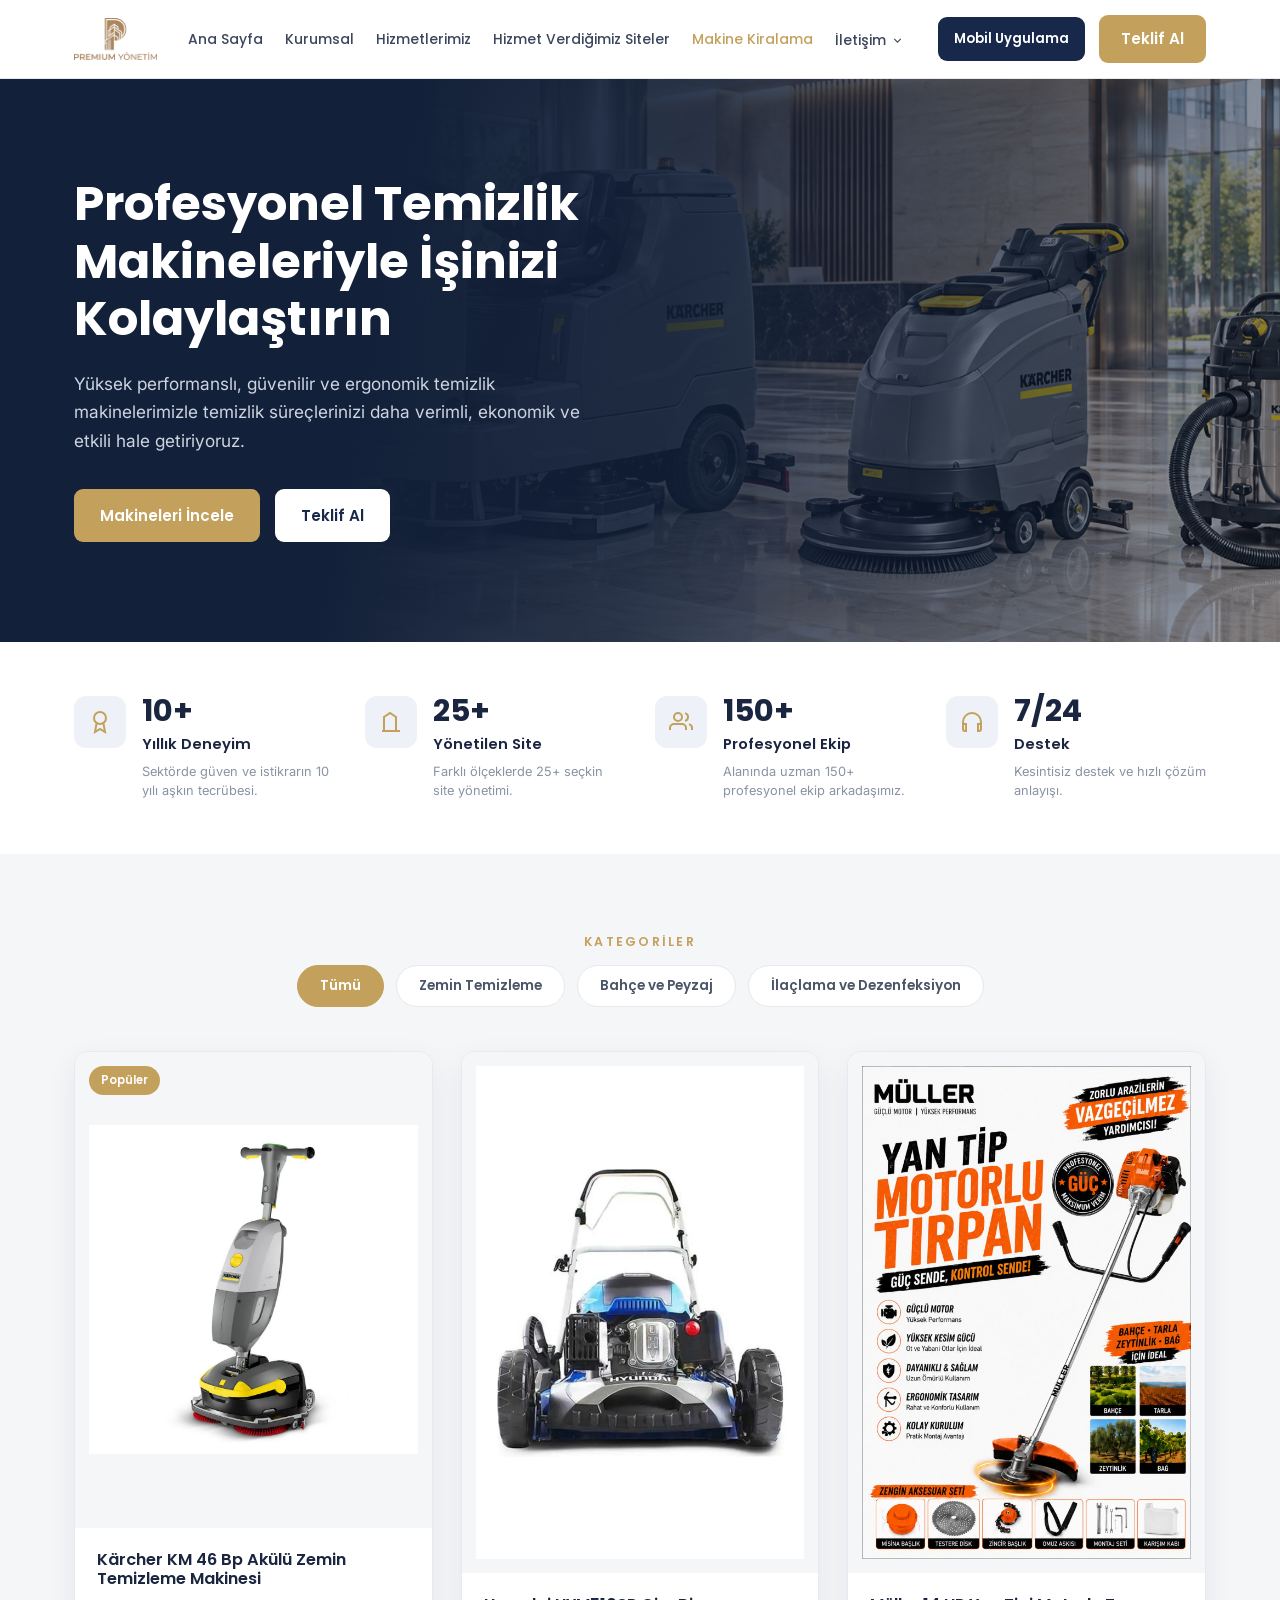
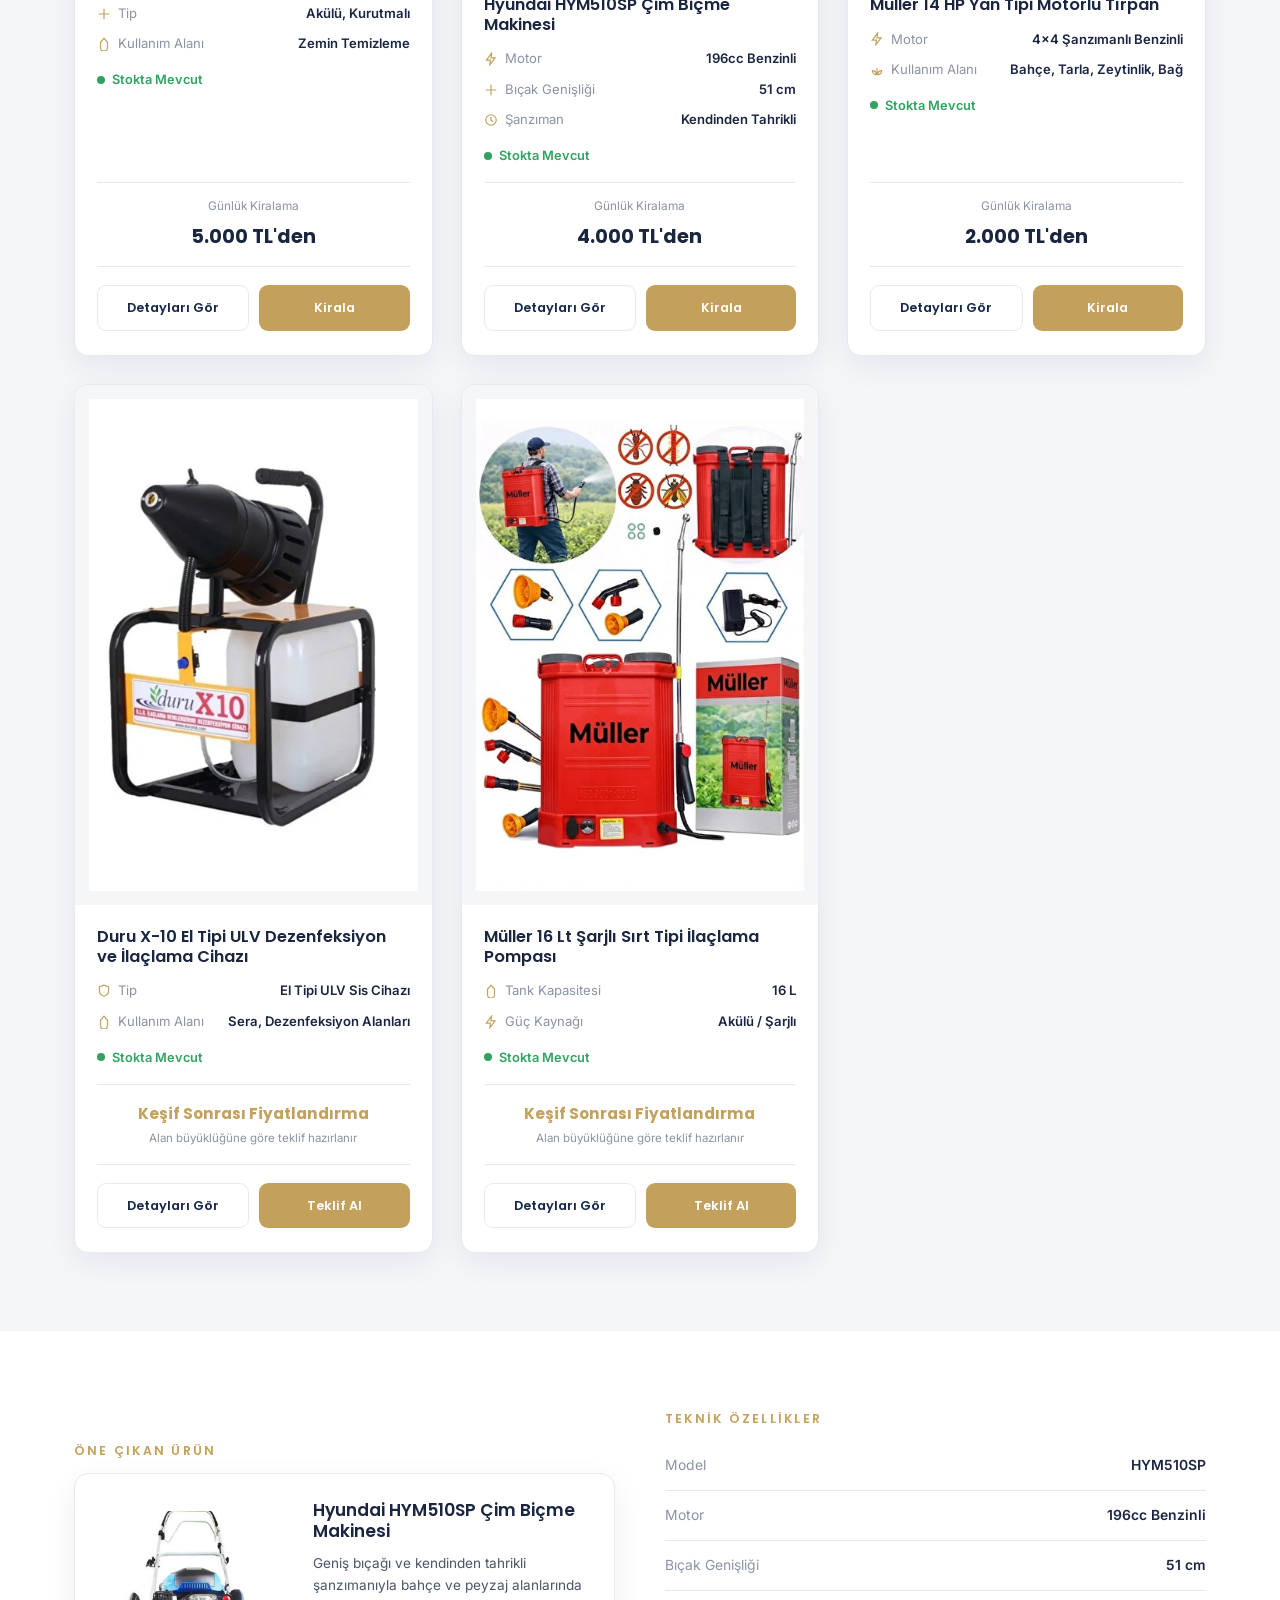
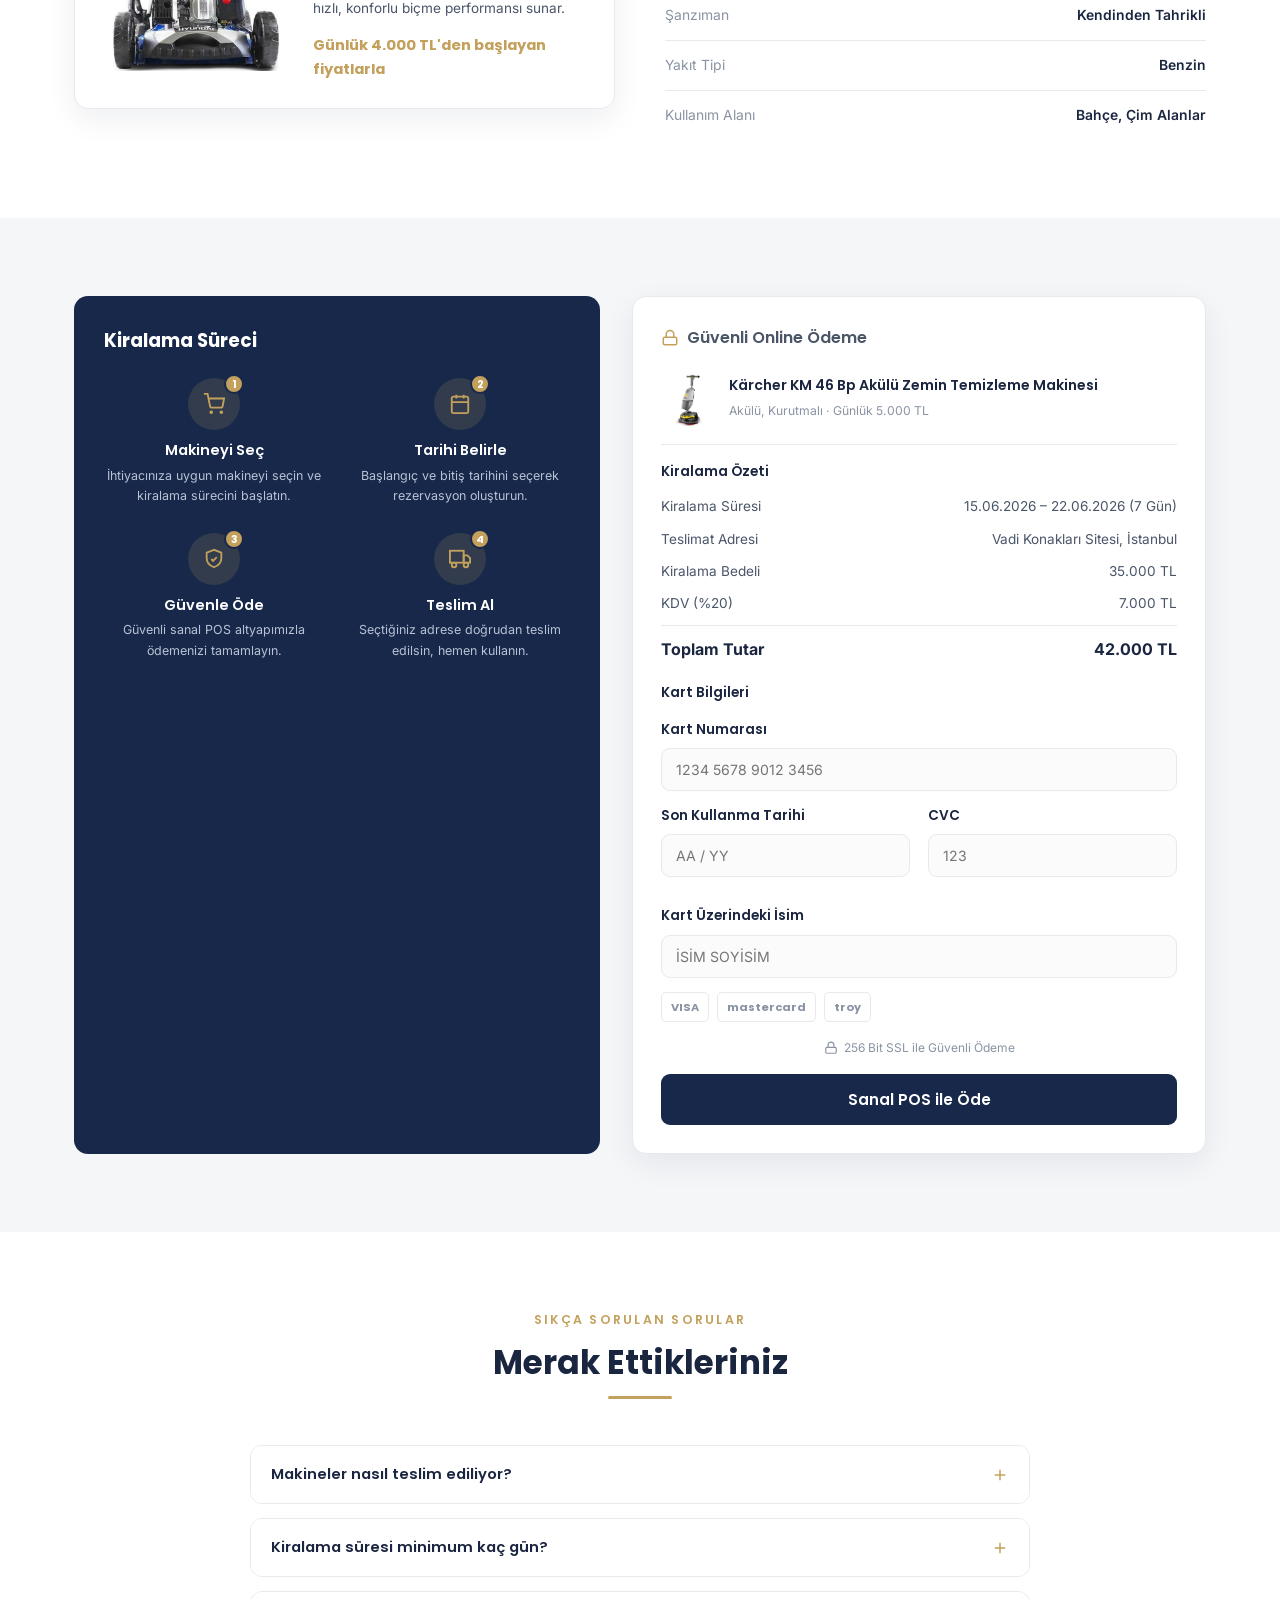
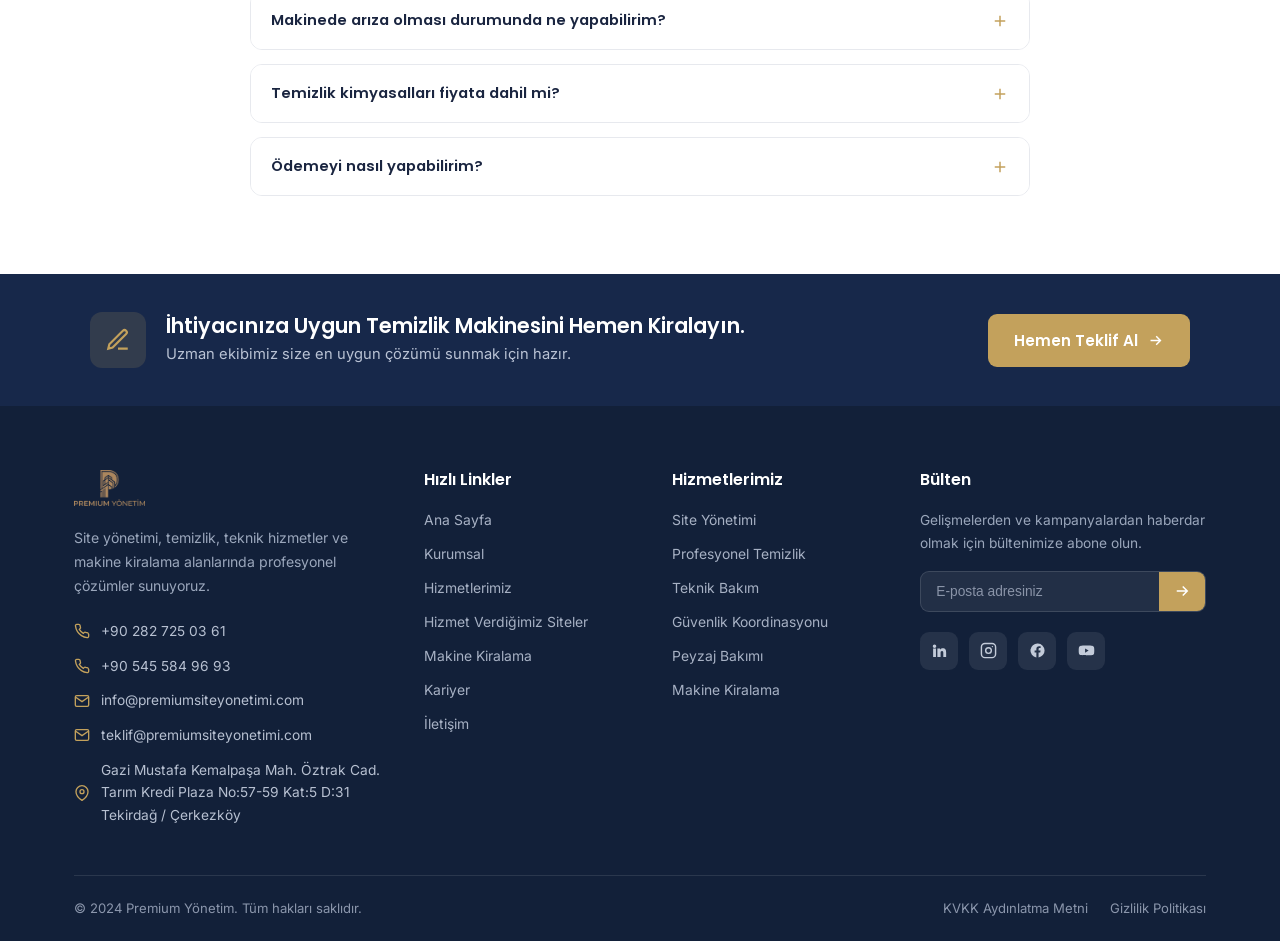
<file: makine-kiralama.html>
<!DOCTYPE html>
<html lang="tr">
<head>
<meta charset="UTF-8">
<meta name="viewport" content="width=device-width, initial-scale=1.0">
<title>Makine Kiralama — Premium Yönetim</title>
<link rel="preconnect" href="https://fonts.googleapis.com">
<link rel="preconnect" href="https://fonts.gstatic.com" crossorigin>
<link href="https://fonts.googleapis.com/css2?family=Poppins:wght@400;500;600;700;800&family=Inter:wght@400;500;600&display=swap" rel="stylesheet">
<link rel="stylesheet" href="style.css">
</head>
<body>

<!-- ============ NAVBAR ============ -->
<header class="nav">
  <div class="container nav-inner">
    <a href="index.html" class="logo">
      <img src="premium-yonetim-logo.png" alt="Premium Yönetim">
    </a>
    <nav class="nav-links">
      <a href="index.html">Ana Sayfa</a>
      <a href="kurumsal.html">Kurumsal</a>
      <a href="hizmetlerimiz.html">Hizmetlerimiz</a>
      <a href="hizmet-verdigimiz-siteler.html">Hizmet Verdiğimiz Siteler</a>
      <a href="makine-kiralama.html" class="active">Makine Kiralama</a>
      <div class="nav-item-drop">
        <span class="nav-drop-trigger">
          <a href="iletisim.html">İletişim</a>
          <button type="button" class="nav-drop-caret" aria-label="Kariyer alt menüsünü aç"><svg viewBox="0 0 24 24" fill="none" stroke="currentColor" stroke-width="2"><path d="m6 9 6 6 6-6"/></svg></button>
        </span>
        <div class="nav-dropdown">
          <div class="nav-dropdown-inner">
            <a href="kariyer.html">Kariyer</a>
          </div>
        </div>
      </div>
          <a href="mobil-uygulama.html" class="nav-app-link">Mobil Uygulama</a>
    </nav>
    <div class="nav-right">
      <a href="mobil-uygulama.html" class="btn btn-navy nav-app-btn">Mobil Uygulama</a>
      <a href="#" class="btn btn-gold" style="padding:11px 22px">Teklif Al</a>
      <button class="burger" aria-label="Menü"><span></span><span></span><span></span></button>
    </div>
  </div>
</header>

<!-- ============ HERO ============ -->
<section class="hero">
  <div class="hero-bg">
    <img src="banner-makine-kiralama.png" alt="">
  </div>
  <div class="container">
    <div class="hero-inner">
      <h1>Profesyonel Temizlik Makineleriyle İşinizi Kolaylaştırın</h1>
      <p>Yüksek performanslı, güvenilir ve ergonomik temizlik makinelerimizle temizlik süreçlerinizi daha verimli, ekonomik ve etkili hale getiriyoruz.</p>
      <div class="hero-btns">
        <a href="#makineler" class="btn btn-gold">Makineleri İncele</a>
        <a href="#" class="btn btn-white">Teklif Al</a>
      </div>
    </div>
  </div>
</section>

<!-- ============ STATS ============ -->
<section class="stats">
  <div class="container stats-grid">
    <div class="stat">
      <div class="stat-ico"><svg viewBox="0 0 24 24" fill="none" stroke="currentColor" stroke-width="2"><circle cx="12" cy="8" r="6"/><path d="M15.5 13.5 17 22l-5-3-5 3 1.5-8.5"/></svg></div>
      <div><div class="stat-num">10+</div><div class="stat-label">Yıllık Deneyim</div><div class="stat-desc">Sektörde güven ve istikrarın 10 yılı aşkın tecrübesi.</div></div>
    </div>
    <div class="stat">
      <div class="stat-ico"><svg viewBox="0 0 24 24" fill="none" stroke="currentColor" stroke-width="2"><path d="M3 21h18M5 21V7l6-4 6 4v14"/><path d="M9 9h.01M9 13h.01M9 17h.01M13 9h.01M13 13h.01M13 17h.01"/></svg></div>
      <div><div class="stat-num">25+</div><div class="stat-label">Yönetilen Site</div><div class="stat-desc">Farklı ölçeklerde 25+ seçkin site yönetimi.</div></div>
    </div>
    <div class="stat">
      <div class="stat-ico"><svg viewBox="0 0 24 24" fill="none" stroke="currentColor" stroke-width="2"><path d="M17 20v-2a4 4 0 0 0-4-4H5a4 4 0 0 0-4 4v2"/><circle cx="9" cy="7" r="4"/><path d="M23 20v-2a4 4 0 0 0-3-3.87M16 3.13a4 4 0 0 1 0 7.75"/></svg></div>
      <div><div class="stat-num">150+</div><div class="stat-label">Profesyonel Ekip</div><div class="stat-desc">Alanında uzman 150+ profesyonel ekip arkadaşımız.</div></div>
    </div>
    <div class="stat">
      <div class="stat-ico"><svg viewBox="0 0 24 24" fill="none" stroke="currentColor" stroke-width="2"><path d="M3 18v-6a9 9 0 0 1 18 0v6"/><path d="M21 19a2 2 0 0 1-2 2h-1v-7h3zM3 19a2 2 0 0 0 2 2h1v-7H3z"/></svg></div>
      <div><div class="stat-num">7/24</div><div class="stat-label">Destek</div><div class="stat-desc">Kesintisiz destek ve hızlı çözüm anlayışı.</div></div>
    </div>
  </div>
</section>

<!-- ============ KATEGORİLER + MAKİNE LİSTESİ ============ -->
<section class="section-alt" id="makineler">
  <div class="container">
    <div class="eyebrow">Kategoriler</div>
    <div class="filter-bar">
      <button class="filter-pill active">Tümü</button>
      <button class="filter-pill">Zemin Temizleme</button>
      <button class="filter-pill">Bahçe ve Peyzaj</button>
      <button class="filter-pill">İlaçlama ve Dezenfeksiyon</button>
    </div>

    <div class="machine-grid">
      <!-- 1: Kärcher KM 46 Bp -->
      <article class="machine-card">
        <div class="machine-img">
          <span class="machine-badge">Popüler</span>
          <img src="urun-karcher-kmop46-zemin-temizleme.webp" alt="Kärcher KM 46 Bp Akülü Zemin Temizleme Makinesi">
        </div>
        <div class="machine-body">
          <h3>Kärcher KM 46 Bp Akülü Zemin Temizleme Makinesi</h3>
          <div class="machine-specs">
            <div class="machine-spec"><span class="machine-spec-label"><svg viewBox="0 0 24 24" fill="none" stroke="currentColor" stroke-width="2"><path d="M21 12H3M12 3v18"/></svg>Tip</span><span class="machine-spec-val">Akülü, Kurutmalı</span></div>
            <div class="machine-spec"><span class="machine-spec-label"><svg viewBox="0 0 24 24" fill="none" stroke="currentColor" stroke-width="2"><path d="M12 2 6 9v9a6 6 0 0 0 12 0V9z"/></svg>Kullanım Alanı</span><span class="machine-spec-val">Zemin Temizleme</span></div>
          </div>
          <div class="machine-stock"><span class="machine-stock-dot"></span>Stokta Mevcut</div>
          <div class="machine-price-single">
            <div class="machine-price-period">Günlük Kiralama</div>
            <div class="machine-price-amount">5.000 TL'den</div>
          </div>
          <div class="machine-actions">
            <a href="#" class="btn btn-outline-navy">Detayları Gör</a>
            <a href="#odeme" class="btn btn-gold">Kirala</a>
          </div>
        </div>
      </article>

      <!-- 2: Hyundai HYM510SP -->
      <article class="machine-card">
        <div class="machine-img">
          <img src="urun-hyundai-hym510sp-cim-bicme.jpg" alt="Hyundai HYM510SP Çim Biçme Makinesi">
        </div>
        <div class="machine-body">
          <h3>Hyundai HYM510SP Çim Biçme Makinesi</h3>
          <div class="machine-specs">
            <div class="machine-spec"><span class="machine-spec-label"><svg viewBox="0 0 24 24" fill="none" stroke="currentColor" stroke-width="2"><path d="M13 2 4 14h7l-1 8 9-12h-7z"/></svg>Motor</span><span class="machine-spec-val">196cc Benzinli</span></div>
            <div class="machine-spec"><span class="machine-spec-label"><svg viewBox="0 0 24 24" fill="none" stroke="currentColor" stroke-width="2"><path d="M21 12H3M12 3v18"/></svg>Bıçak Genişliği</span><span class="machine-spec-val">51 cm</span></div>
            <div class="machine-spec"><span class="machine-spec-label"><svg viewBox="0 0 24 24" fill="none" stroke="currentColor" stroke-width="2"><circle cx="12" cy="12" r="9"/><path d="M12 7v5l3 3"/></svg>Şanzıman</span><span class="machine-spec-val">Kendinden Tahrikli</span></div>
          </div>
          <div class="machine-stock"><span class="machine-stock-dot"></span>Stokta Mevcut</div>
          <div class="machine-price-single">
            <div class="machine-price-period">Günlük Kiralama</div>
            <div class="machine-price-amount">4.000 TL'den</div>
          </div>
          <div class="machine-actions">
            <a href="#" class="btn btn-outline-navy">Detayları Gör</a>
            <a href="#odeme" class="btn btn-gold">Kirala</a>
          </div>
        </div>
      </article>

      <!-- 3: Müller Yan Tipi Motorlu Tırpan -->
      <article class="machine-card">
        <div class="machine-img">
          <img src="urun-muller-14hp-motorlu-tirpan.jpg" alt="Müller 14 HP Yan Tipi Motorlu Tırpan">
        </div>
        <div class="machine-body">
          <h3>Müller 14 HP Yan Tipi Motorlu Tırpan</h3>
          <div class="machine-specs">
            <div class="machine-spec"><span class="machine-spec-label"><svg viewBox="0 0 24 24" fill="none" stroke="currentColor" stroke-width="2"><path d="M13 2 4 14h7l-1 8 9-12h-7z"/></svg>Motor</span><span class="machine-spec-val">4x4 Şanzımanlı Benzinli</span></div>
            <div class="machine-spec"><span class="machine-spec-label"><svg viewBox="0 0 24 24" fill="none" stroke="currentColor" stroke-width="2"><path d="M11 20A7 7 0 0 1 4 13c4 0 7 3 7 7zM13 20a7 7 0 0 1 7-7c0 4-3 7-7 7zM12 20V9"/></svg>Kullanım Alanı</span><span class="machine-spec-val">Bahçe, Tarla, Zeytinlik, Bağ</span></div>
          </div>
          <div class="machine-stock"><span class="machine-stock-dot"></span>Stokta Mevcut</div>
          <div class="machine-price-single">
            <div class="machine-price-period">Günlük Kiralama</div>
            <div class="machine-price-amount">2.000 TL'den</div>
          </div>
          <div class="machine-actions">
            <a href="#" class="btn btn-outline-navy">Detayları Gör</a>
            <a href="#odeme" class="btn btn-gold">Kirala</a>
          </div>
        </div>
      </article>

      <!-- 4: Duru X-10 ULV -->
      <article class="machine-card">
        <div class="machine-img">
          <img src="urun-duru-x10-ulv-dezenfeksiyon.jpg" alt="Duru X-10 El Tipi ULV Dezenfeksiyon ve İlaçlama Cihazı">
        </div>
        <div class="machine-body">
          <h3>Duru X-10 El Tipi ULV Dezenfeksiyon ve İlaçlama Cihazı</h3>
          <div class="machine-specs">
            <div class="machine-spec"><span class="machine-spec-label"><svg viewBox="0 0 24 24" fill="none" stroke="currentColor" stroke-width="2"><path d="M12 2 4 5v6c0 5 3.4 8.5 8 10 4.6-1.5 8-5 8-10V5z"/></svg>Tip</span><span class="machine-spec-val">El Tipi ULV Sis Cihazı</span></div>
            <div class="machine-spec"><span class="machine-spec-label"><svg viewBox="0 0 24 24" fill="none" stroke="currentColor" stroke-width="2"><path d="M12 2 6 9v9a6 6 0 0 0 12 0V9z"/></svg>Kullanım Alanı</span><span class="machine-spec-val">Sera, Dezenfeksiyon Alanları</span></div>
          </div>
          <div class="machine-stock"><span class="machine-stock-dot"></span>Stokta Mevcut</div>
          <div class="machine-price-quote">
            <div class="machine-price-quote-label">Keşif Sonrası Fiyatlandırma</div>
            <div class="machine-price-quote-note">Alan büyüklüğüne göre teklif hazırlanır</div>
          </div>
          <div class="machine-actions">
            <a href="#" class="btn btn-outline-navy">Detayları Gör</a>
            <a href="iletisim.html" class="btn btn-gold">Teklif Al</a>
          </div>
        </div>
      </article>

      <!-- 5: Müller Sırt Tipi İlaçlama Pompası -->
      <article class="machine-card">
        <div class="machine-img">
          <img src="urun-muller-16lt-sirt-ilaclama.jpg" alt="Müller 16 Lt Şarjlı Sırt Tipi İlaçlama Pompası">
        </div>
        <div class="machine-body">
          <h3>Müller 16 Lt Şarjlı Sırt Tipi İlaçlama Pompası</h3>
          <div class="machine-specs">
            <div class="machine-spec"><span class="machine-spec-label"><svg viewBox="0 0 24 24" fill="none" stroke="currentColor" stroke-width="2"><path d="M12 2 6 9v9a6 6 0 0 0 12 0V9z"/></svg>Tank Kapasitesi</span><span class="machine-spec-val">16 L</span></div>
            <div class="machine-spec"><span class="machine-spec-label"><svg viewBox="0 0 24 24" fill="none" stroke="currentColor" stroke-width="2"><path d="M13 2 4 14h7l-1 8 9-12h-7z"/></svg>Güç Kaynağı</span><span class="machine-spec-val">Akülü / Şarjlı</span></div>
          </div>
          <div class="machine-stock"><span class="machine-stock-dot"></span>Stokta Mevcut</div>
          <div class="machine-price-quote">
            <div class="machine-price-quote-label">Keşif Sonrası Fiyatlandırma</div>
            <div class="machine-price-quote-note">Alan büyüklüğüne göre teklif hazırlanır</div>
          </div>
          <div class="machine-actions">
            <a href="#" class="btn btn-outline-navy">Detayları Gör</a>
            <a href="iletisim.html" class="btn btn-gold">Teklif Al</a>
          </div>
        </div>
      </article>
    </div>
  </div>
</section>

<!-- ============ ÖNE ÇIKAN ÜRÜN ============ -->
<section class="section-white">
  <div class="container spotlight-grid">
    <div>
      <div class="eyebrow" style="text-align:left">Öne Çıkan Ürün</div>
      <div class="spotlight-card">
        <div class="spotlight-img"><img src="urun-hyundai-hym510sp-cim-bicme.jpg" alt="Hyundai HYM510SP Çim Biçme Makinesi"></div>
        <div class="spotlight-info">
          <h3>Hyundai HYM510SP Çim Biçme Makinesi</h3>
          <p>Geniş bıçağı ve kendinden tahrikli şanzımanıyla bahçe ve peyzaj alanlarında hızlı, konforlu biçme performansı sunar.</p>
          <div class="spotlight-price">Günlük 4.000 TL'den başlayan fiyatlarla</div>
        </div>
      </div>
    </div>
    <div>
      <div class="eyebrow" style="text-align:left">Teknik Özellikler</div>
      <div class="spec-table">
        <div class="spec-row"><span>Model</span><span>HYM510SP</span></div>
        <div class="spec-row"><span>Motor</span><span>196cc Benzinli</span></div>
        <div class="spec-row"><span>Bıçak Genişliği</span><span>51 cm</span></div>
        <div class="spec-row"><span>Şanzıman</span><span>Kendinden Tahrikli</span></div>
        <div class="spec-row"><span>Yakıt Tipi</span><span>Benzin</span></div>
        <div class="spec-row"><span>Kullanım Alanı</span><span>Bahçe, Çim Alanlar</span></div>
      </div>
    </div>
  </div>
</section>

<!-- ============ KİRALAMA SÜRECİ + GÜVENLİ ÖDEME ============ -->
<section class="section-alt" id="odeme">
  <div class="container rental-process-grid">
    <div class="rp-card">
      <h3>Kiralama Süreci</h3>
      <div class="rp-steps">
        <div class="rp-step">
          <div class="rp-step-circle-wrap">
            <div class="rp-step-circle"><svg viewBox="0 0 24 24" fill="none" stroke="currentColor" stroke-width="2"><circle cx="9" cy="21" r="1"/><circle cx="20" cy="21" r="1"/><path d="M1 1h4l2.7 13.4a2 2 0 0 0 2 1.6h9.7a2 2 0 0 0 2-1.6L23 6H6"/></svg></div>
            <div class="rp-step-num">1</div>
          </div>
          <h4>Makineyi Seç</h4>
          <p>İhtiyacınıza uygun makineyi seçin ve kiralama sürecini başlatın.</p>
        </div>
        <div class="rp-step">
          <div class="rp-step-circle-wrap">
            <div class="rp-step-circle"><svg viewBox="0 0 24 24" fill="none" stroke="currentColor" stroke-width="2"><rect x="3" y="4" width="18" height="18" rx="2"/><path d="M16 2v4M8 2v4M3 10h18"/></svg></div>
            <div class="rp-step-num">2</div>
          </div>
          <h4>Tarihi Belirle</h4>
          <p>Başlangıç ve bitiş tarihini seçerek rezervasyon oluşturun.</p>
        </div>
        <div class="rp-step">
          <div class="rp-step-circle-wrap">
            <div class="rp-step-circle"><svg viewBox="0 0 24 24" fill="none" stroke="currentColor" stroke-width="2"><path d="M12 2 4 5v6c0 5 3.4 8.5 8 10 4.6-1.5 8-5 8-10V5z"/><path d="m9 12 2 2 4-4"/></svg></div>
            <div class="rp-step-num">3</div>
          </div>
          <h4>Güvenle Öde</h4>
          <p>Güvenli sanal POS altyapımızla ödemenizi tamamlayın.</p>
        </div>
        <div class="rp-step">
          <div class="rp-step-circle-wrap">
            <div class="rp-step-circle"><svg viewBox="0 0 24 24" fill="none" stroke="currentColor" stroke-width="2"><rect x="1" y="3" width="15" height="13"/><path d="M16 8h4l3 3v5h-7V8z"/><circle cx="5.5" cy="18.5" r="2.5"/><circle cx="18.5" cy="18.5" r="2.5"/></svg></div>
            <div class="rp-step-num">4</div>
          </div>
          <h4>Teslim Al</h4>
          <p>Seçtiğiniz adrese doğrudan teslim edilsin, hemen kullanın.</p>
        </div>
      </div>
    </div>

    <div class="pay-card">
      <div class="pay-card-title">
        <svg viewBox="0 0 24 24" fill="none" stroke="currentColor" stroke-width="2"><rect x="3" y="11" width="18" height="10" rx="2"/><path d="M7 11V7a5 5 0 0 1 10 0v4"/></svg>
        Güvenli Online Ödeme
      </div>

      <div class="pay-item">
        <img src="urun-karcher-kmop46-zemin-temizleme.webp" alt="Kärcher KM 46 Bp Akülü Zemin Temizleme Makinesi">
        <div class="pay-item-info">
          <h4>Kärcher KM 46 Bp Akülü Zemin Temizleme Makinesi</h4>
          <span>Akülü, Kurutmalı · Günlük 5.000 TL</span>
        </div>
      </div>

      <div class="pay-summary-title">Kiralama Özeti</div>
      <div class="pay-summary">
        <div class="pay-summary-row"><span>Kiralama Süresi</span><span>15.06.2026 – 22.06.2026 (7 Gün)</span></div>
        <div class="pay-summary-row"><span>Teslimat Adresi</span><span>Vadi Konakları Sitesi, İstanbul</span></div>
        <div class="pay-summary-row"><span>Kiralama Bedeli</span><span>35.000 TL</span></div>
        <div class="pay-summary-row"><span>KDV (%20)</span><span>7.000 TL</span></div>
        <div class="pay-summary-row total"><span>Toplam Tutar</span><span>42.000 TL</span></div>
      </div>

      <div class="pay-form-title">Kart Bilgileri</div>
      <form class="pay-form">
        <div class="form-group">
          <label>Kart Numarası</label>
          <input type="text" placeholder="1234 5678 9012 3456">
        </div>
        <div class="form-row">
          <div class="form-group">
            <label>Son Kullanma Tarihi</label>
            <input type="text" placeholder="AA / YY">
          </div>
          <div class="form-group">
            <label>CVC</label>
            <input type="text" placeholder="123">
          </div>
        </div>
        <div class="form-group">
          <label>Kart Üzerindeki İsim</label>
          <input type="text" placeholder="İSİM SOYİSİM">
        </div>
        <div class="pay-cards-icons">
          <span>VISA</span><span>mastercard</span><span>troy</span>
        </div>
        <div class="pay-ssl-note">
          <svg viewBox="0 0 24 24" fill="none" stroke="currentColor" stroke-width="2"><rect x="3" y="11" width="18" height="10" rx="2"/><path d="M7 11V7a5 5 0 0 1 10 0v4"/></svg>
          256 Bit SSL ile Güvenli Ödeme
        </div>
        <button type="submit" class="btn btn-navy" style="width:100%;justify-content:center">Sanal POS ile Öde</button>
      </form>
    </div>
  </div>
</section>

<!-- ============ SIKÇA SORULAN SORULAR ============ -->
<section class="section-white">
  <div class="container">
    <div class="eyebrow">Sıkça Sorulan Sorular</div>
    <h2 class="section-title">Merak Ettikleriniz</h2>
    <div class="section-title-line"></div>

    <div class="faq-list faq-single">
      <div class="faq-item">
        <button class="faq-q">Makineler nasıl teslim ediliyor?
          <svg viewBox="0 0 24 24" fill="none" stroke="currentColor" stroke-width="2"><path d="M12 5v14M5 12h14"/></svg>
        </button>
        <div class="faq-a"><p>Kiraladığınız makineler, seçtiğiniz teslimat adresine ekibimiz tarafından kurulumu yapılmış ve kullanıma hazır şekilde teslim edilir.</p></div>
      </div>
      <div class="faq-item">
        <button class="faq-q">Kiralama süresi minimum kaç gün?
          <svg viewBox="0 0 24 24" fill="none" stroke="currentColor" stroke-width="2"><path d="M12 5v14M5 12h14"/></svg>
        </button>
        <div class="faq-a"><p>Minimum kiralama süresi 1 gündür. Günlük, haftalık ve aylık kiralama seçeneklerimizle ihtiyacınıza en uygun süreyi tercih edebilirsiniz.</p></div>
      </div>
      <div class="faq-item">
        <button class="faq-q">Makinede arıza olması durumunda ne yapabilirim?
          <svg viewBox="0 0 24 24" fill="none" stroke="currentColor" stroke-width="2"><path d="M12 5v14M5 12h14"/></svg>
        </button>
        <div class="faq-a"><p>7/24 destek hattımızı arayarak arızayı bildirebilirsiniz; ekibimiz en kısa sürede yerinde müdahale eder veya makineyi değiştirir.</p></div>
      </div>
      <div class="faq-item">
        <button class="faq-q">Temizlik kimyasalları fiyata dahil mi?
          <svg viewBox="0 0 24 24" fill="none" stroke="currentColor" stroke-width="2"><path d="M12 5v14M5 12h14"/></svg>
        </button>
        <div class="faq-a"><p>Temizlik kimyasalları kiralama bedeline dahil değildir; talep etmeniz halinde ayrıca temin edilebilir.</p></div>
      </div>
      <div class="faq-item">
        <button class="faq-q">Ödemeyi nasıl yapabilirim?
          <svg viewBox="0 0 24 24" fill="none" stroke="currentColor" stroke-width="2"><path d="M12 5v14M5 12h14"/></svg>
        </button>
        <div class="faq-a"><p>Ödemelerinizi güvenli sanal POS altyapımız üzerinden kredi/banka kartı ile anında tamamlayabilirsiniz.</p></div>
      </div>
    </div>
  </div>
</section>

<!-- ============ CTA BANNER ============ -->
<section class="cta">
  <div class="container cta-inner">
    <div class="cta-left">
      <div class="cta-ico"><svg viewBox="0 0 24 24" fill="none" stroke="currentColor" stroke-width="2"><path d="M12 20h9M16.5 3.5a2.1 2.1 0 0 1 3 3L7 19l-4 1 1-4z"/></svg></div>
      <div>
        <h3>İhtiyacınıza Uygun Temizlik Makinesini Hemen Kiralayın.</h3>
        <p>Uzman ekibimiz size en uygun çözümü sunmak için hazır.</p>
      </div>
    </div>
    <a href="#" class="btn btn-gold">Hemen Teklif Al
      <svg viewBox="0 0 24 24" fill="none" stroke="currentColor" stroke-width="2"><path d="M5 12h14M13 6l6 6-6 6"/></svg>
    </a>
  </div>
</section>

<!-- ============ FOOTER ============ -->
<footer>
  <div class="container">
    <div class="foot-grid">
      <div class="foot-about">
        <div class="foot-logo">
          <img src="premium-yonetim-logo.png" alt="Premium Yönetim">
        </div>
        <p>Site yönetimi, temizlik, teknik hizmetler ve makine kiralama alanlarında profesyonel çözümler sunuyoruz.</p>
        <div class="foot-contact">
          <a href="tel:+902827250361"><svg viewBox="0 0 24 24" fill="none" stroke="currentColor" stroke-width="2"><path d="M22 16.9v3a2 2 0 0 1-2.2 2 19.8 19.8 0 0 1-8.6-3 19.5 19.5 0 0 1-6-6 19.8 19.8 0 0 1-3-8.6A2 2 0 0 1 4.1 2h3a2 2 0 0 1 2 1.7c.1.9.3 1.8.6 2.6a2 2 0 0 1-.5 2.1L8 9.6a16 16 0 0 0 6 6l1.2-1.2a2 2 0 0 1 2.1-.5c.8.3 1.7.5 2.6.6a2 2 0 0 1 1.7 2z"/></svg> +90 282 725 03 61</a>
          <a href="tel:+905455849693"><svg viewBox="0 0 24 24" fill="none" stroke="currentColor" stroke-width="2"><path d="M22 16.9v3a2 2 0 0 1-2.2 2 19.8 19.8 0 0 1-8.6-3 19.5 19.5 0 0 1-6-6 19.8 19.8 0 0 1-3-8.6A2 2 0 0 1 4.1 2h3a2 2 0 0 1 2 1.7c.1.9.3 1.8.6 2.6a2 2 0 0 1-.5 2.1L8 9.6a16 16 0 0 0 6 6l1.2-1.2a2 2 0 0 1 2.1-.5c.8.3 1.7.5 2.6.6a2 2 0 0 1 1.7 2z"/></svg> +90 545 584 96 93</a>
          <a href="mailto:info@premiumsiteyonetimi.com"><svg viewBox="0 0 24 24" fill="none" stroke="currentColor" stroke-width="2"><rect x="2" y="4" width="20" height="16" rx="2"/><path d="m22 6-10 7L2 6"/></svg> info@premiumsiteyonetimi.com</a>
          <a href="mailto:teklif@premiumsiteyonetimi.com"><svg viewBox="0 0 24 24" fill="none" stroke="currentColor" stroke-width="2"><rect x="2" y="4" width="20" height="16" rx="2"/><path d="m22 6-10 7L2 6"/></svg> teklif@premiumsiteyonetimi.com</a>
          <a href="iletisim.html"><svg viewBox="0 0 24 24" fill="none" stroke="currentColor" stroke-width="2"><path d="M21 10c0 7-9 13-9 13s-9-6-9-13a9 9 0 0 1 18 0z"/><circle cx="12" cy="10" r="3"/></svg> Gazi Mustafa Kemalpaşa Mah. Öztrak Cad. Tarım Kredi Plaza No:57-59 Kat:5 D:31 Tekirdağ / Çerkezköy</a>
        </div>
      </div>

      <div>
        <h4>Hızlı Linkler</h4>
        <div class="foot-links">
          <a href="index.html">Ana Sayfa</a><a href="kurumsal.html">Kurumsal</a><a href="hizmetlerimiz.html">Hizmetlerimiz</a>
          <a href="hizmet-verdigimiz-siteler.html">Hizmet Verdiğimiz Siteler</a><a href="makine-kiralama.html">Makine Kiralama</a>
          <a href="kariyer.html">Kariyer</a><a href="iletisim.html">İletişim</a>
        </div>
      </div>

      <div>
        <h4>Hizmetlerimiz</h4>
        <div class="foot-links">
          <a href="#">Site Yönetimi</a><a href="#">Profesyonel Temizlik</a><a href="#">Teknik Bakım</a>
          <a href="#">Güvenlik Koordinasyonu</a><a href="#">Peyzaj Bakımı</a><a href="makine-kiralama.html">Makine Kiralama</a>
        </div>
      </div>

      <div class="foot-news">
        <h4>Bülten</h4>
        <p>Gelişmelerden ve kampanyalardan haberdar olmak için bültenimize abone olun.</p>
        <div class="news-form">
          <input type="email" placeholder="E-posta adresiniz">
          <button aria-label="Abone ol"><svg viewBox="0 0 24 24" fill="none" stroke="currentColor" stroke-width="2"><path d="M5 12h14M13 6l6 6-6 6"/></svg></button>
        </div>
        <div class="socials">
          <a href="#" aria-label="LinkedIn"><svg viewBox="0 0 24 24" fill="currentColor"><path d="M4.98 3.5a2.5 2.5 0 1 1 0 5 2.5 2.5 0 0 1 0-5zM3 9h4v12H3zM9 9h3.8v1.7h.05c.53-1 1.83-2 3.77-2 4 0 4.75 2.6 4.75 6V21h-4v-5.3c0-1.26 0-2.9-1.77-2.9-1.77 0-2.04 1.38-2.04 2.8V21H9z"/></svg></a>
          <a href="#" aria-label="Instagram"><svg viewBox="0 0 24 24" fill="none" stroke="currentColor" stroke-width="2"><rect x="2" y="2" width="20" height="20" rx="5"/><circle cx="12" cy="12" r="4"/><circle cx="17.5" cy="6.5" r="1" fill="currentColor" stroke="none"/></svg></a>
          <a href="#" aria-label="Facebook"><svg viewBox="0 0 24 24" fill="currentColor"><path d="M22 12a10 10 0 1 0-11.6 9.9v-7h-2.5V12h2.5V9.8c0-2.5 1.5-3.9 3.8-3.9 1.1 0 2.2.2 2.2.2v2.5h-1.3c-1.2 0-1.6.8-1.6 1.6V12h2.8l-.4 2.9h-2.4v7A10 10 0 0 0 22 12z"/></svg></a>
          <a href="#" aria-label="YouTube"><svg viewBox="0 0 24 24" fill="currentColor"><path d="M23 12s0-3.2-.4-4.7a2.5 2.5 0 0 0-1.8-1.8C19.3 5 12 5 12 5s-7.3 0-8.8.5A2.5 2.5 0 0 0 1.4 7.3C1 8.8 1 12 1 12s0 3.2.4 4.7a2.5 2.5 0 0 0 1.8 1.8C4.7 19 12 19 12 19s7.3 0 8.8-.5a2.5 2.5 0 0 0 1.8-1.8C23 15.2 23 12 23 12zM10 15V9l5 3z"/></svg></a>
        </div>
      </div>
    </div>

    <div class="foot-bottom">
      <div>© 2024 Premium Yönetim. Tüm hakları saklıdır.</div>
      <div class="fb-links"><a href="#">KVKK Aydınlatma Metni</a><a href="#">Gizlilik Politikası</a></div>
    </div>
  </div>
</footer>

<script>
  document.querySelector('.burger').addEventListener('click', function(){
    const links = document.querySelector('.nav-links');
    const open = links.style.display === 'flex';
    links.style.display = open ? 'none' : 'flex';
    if(!open){
      links.style.position='absolute';links.style.top='66px';links.style.left='0';
      links.style.right='0';links.style.flexDirection='column';links.style.background='#fff';
      links.style.padding='18px 24px';links.style.gap='16px';
      links.style.boxShadow='0 12px 24px rgba(20,35,63,.1)';links.style.zIndex='60';
    }
  });

  document.querySelectorAll('.filter-pill').forEach(pill=>{
    pill.addEventListener('click', ()=>{
      document.querySelectorAll('.filter-pill').forEach(p=>p.classList.remove('active'));
      pill.classList.add('active');
    });
  });

  document.querySelectorAll('.faq-item').forEach(item=>{
    const q = item.querySelector('.faq-q');
    const a = item.querySelector('.faq-a');
    q.addEventListener('click', ()=>{
      const isOpen = item.classList.contains('open');
      document.querySelectorAll('.faq-item.open').forEach(other=>{
        other.classList.remove('open');
        other.querySelector('.faq-a').style.maxHeight = null;
      });
      if(!isOpen){
        item.classList.add('open');
        a.style.maxHeight = a.scrollHeight + 'px';
      }
    });
  });
  document.querySelectorAll('.nav-drop-caret').forEach(function(btn){
    btn.addEventListener('click', function(e){
      e.preventDefault();
      e.stopPropagation();
      var item = btn.closest('.nav-item-drop');
      item.classList.toggle('open');
    });
  });
  document.addEventListener('click', function(e){
    document.querySelectorAll('.nav-item-drop.open').forEach(function(item){
      if(!item.contains(e.target)) item.classList.remove('open');
    });
  });
</script>

</body>
</html>
</file>
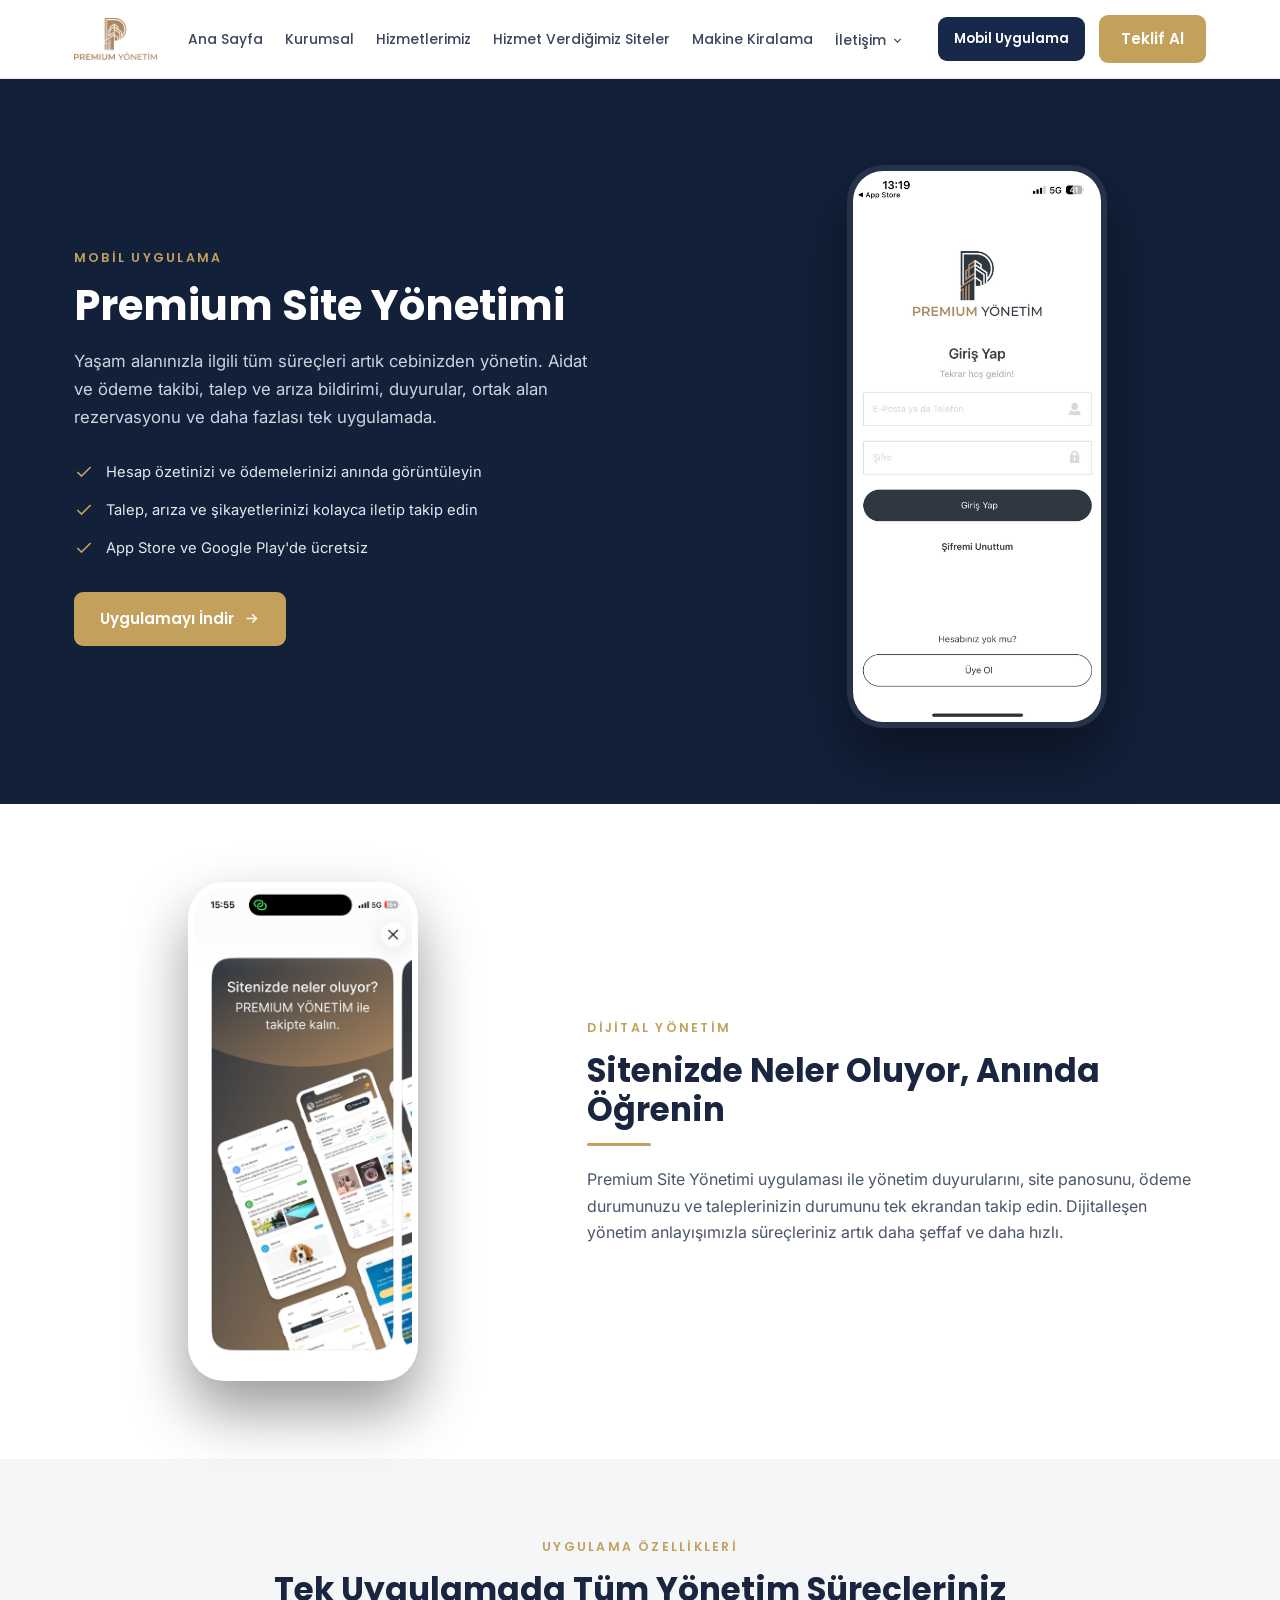
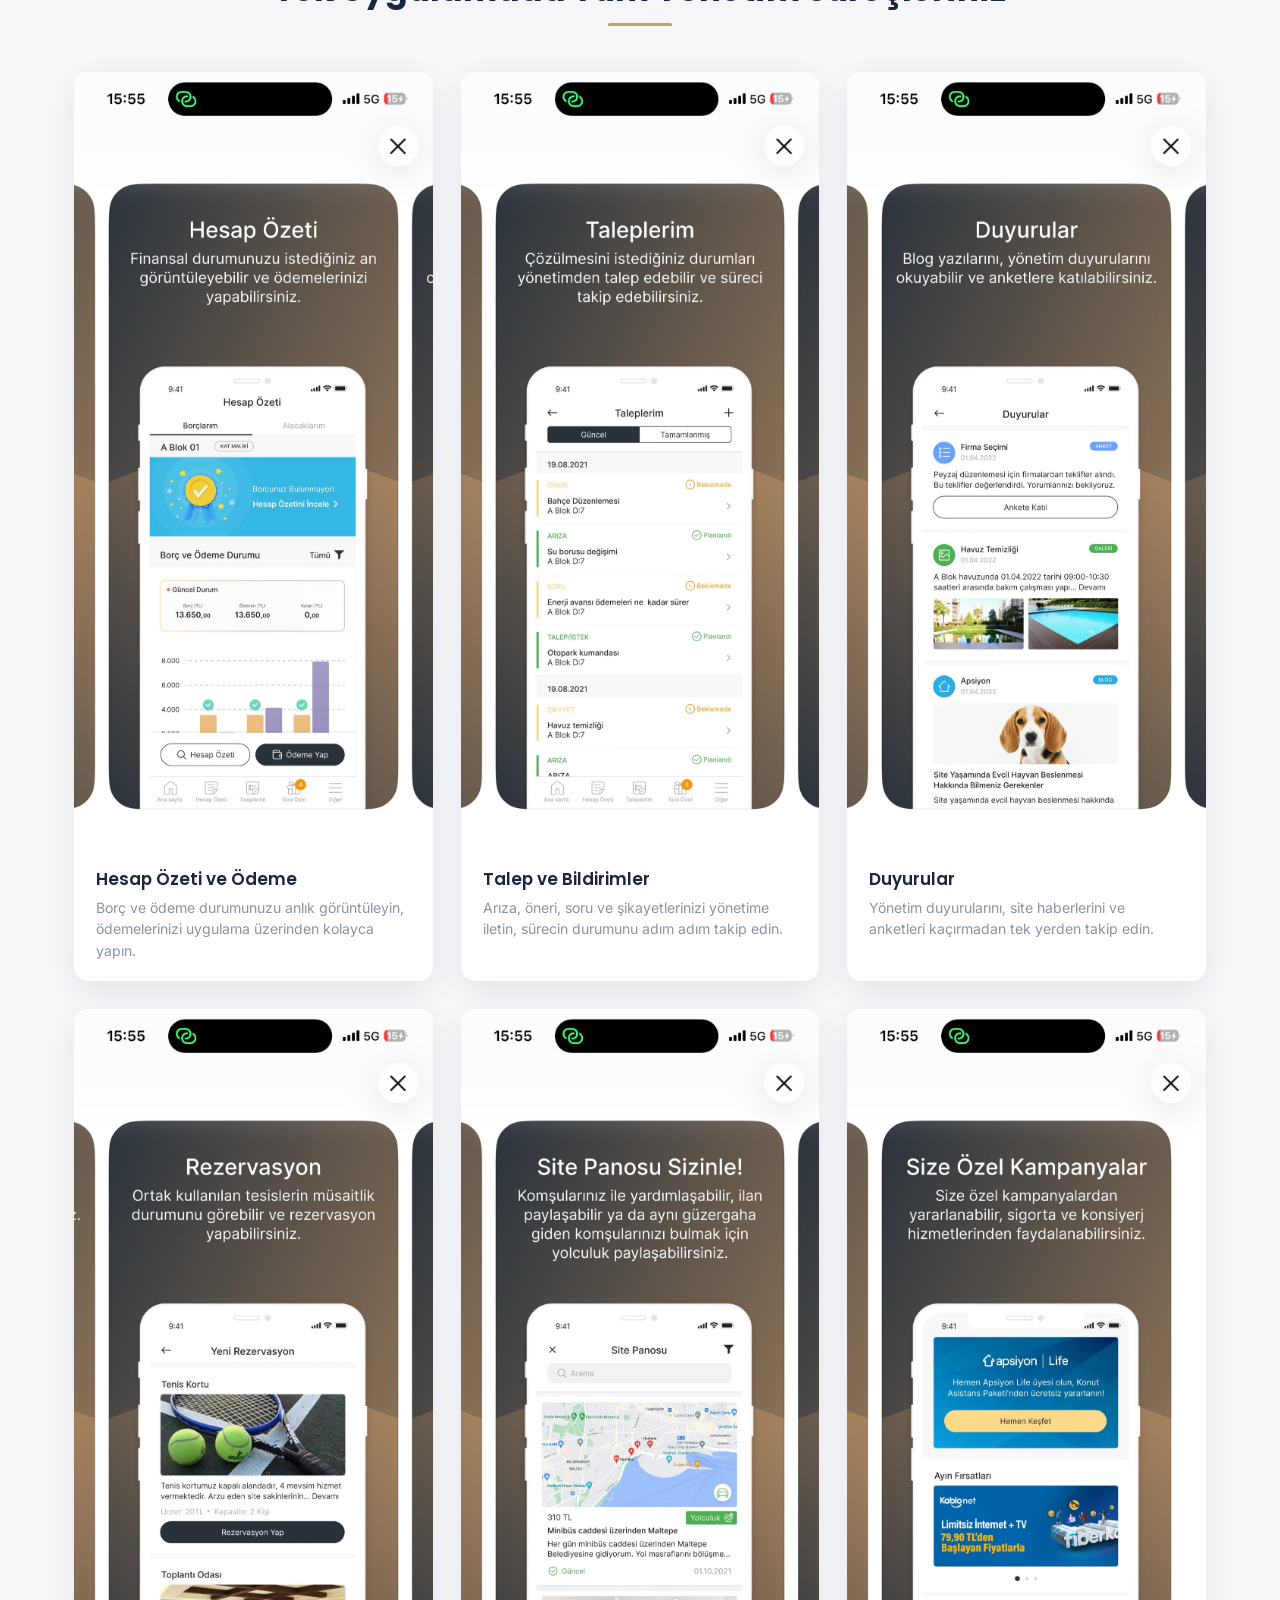
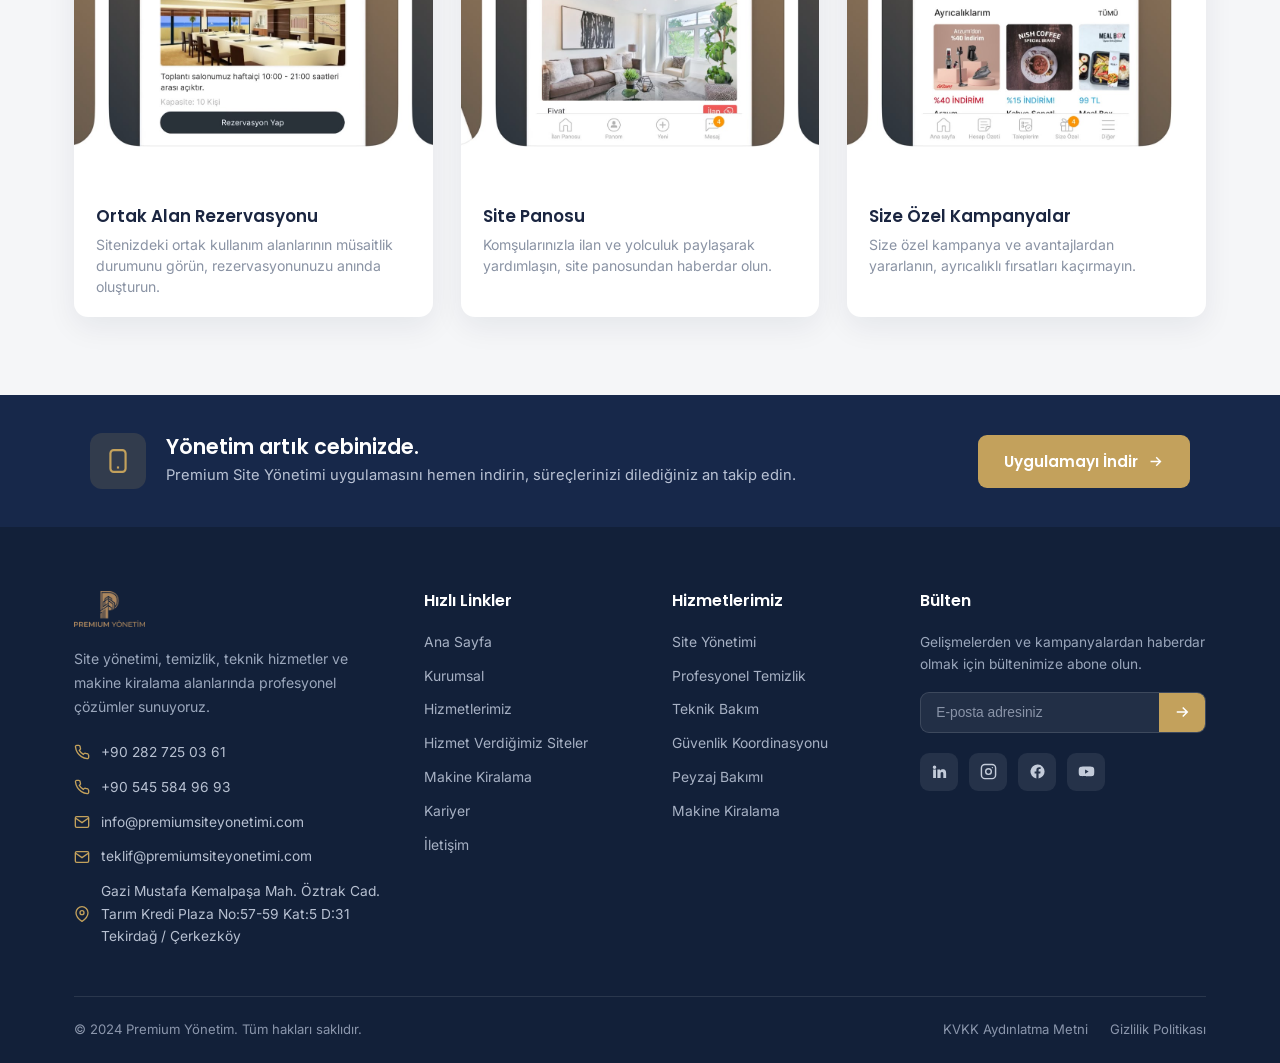
<file: mobil-uygulama.html>
<!DOCTYPE html>
<html lang="tr">
<head>
<meta charset="UTF-8">
<meta name="viewport" content="width=device-width, initial-scale=1.0">
<title>Mobil Uygulama — Premium Yönetim</title>
<link rel="preconnect" href="https://fonts.googleapis.com">
<link rel="preconnect" href="https://fonts.gstatic.com" crossorigin>
<link href="https://fonts.googleapis.com/css2?family=Poppins:wght@400;500;600;700;800&family=Inter:wght@400;500;600&display=swap" rel="stylesheet">
<link rel="stylesheet" href="style.css">
</head>
<body>

<!-- ============ NAVBAR ============ -->
<header class="nav">
  <div class="container nav-inner">
    <a href="index.html" class="logo">
      <img src="premium-yonetim-logo.png" alt="Premium Yönetim">
    </a>
    <nav class="nav-links">
      <a href="index.html">Ana Sayfa</a>
      <a href="kurumsal.html">Kurumsal</a>
      <a href="hizmetlerimiz.html">Hizmetlerimiz</a>
      <a href="hizmet-verdigimiz-siteler.html">Hizmet Verdiğimiz Siteler</a>
      <a href="makine-kiralama.html">Makine Kiralama</a>
      <div class="nav-item-drop">
        <span class="nav-drop-trigger">
          <a href="iletisim.html">İletişim</a>
          <button type="button" class="nav-drop-caret" aria-label="Kariyer alt menüsünü aç"><svg viewBox="0 0 24 24" fill="none" stroke="currentColor" stroke-width="2"><path d="m6 9 6 6 6-6"/></svg></button>
        </span>
        <div class="nav-dropdown">
          <div class="nav-dropdown-inner">
            <a href="kariyer.html">Kariyer</a>
          </div>
        </div>
      </div>
      <a href="mobil-uygulama.html" class="nav-app-link active">Mobil Uygulama</a>
    </nav>
    <div class="nav-right">
      <a href="mobil-uygulama.html" class="btn btn-navy nav-app-btn">Mobil Uygulama</a>
      <a href="#" class="btn btn-gold" style="padding:11px 22px">Teklif Al</a>
      <button class="burger" aria-label="Menü"><span></span><span></span><span></span></button>
    </div>
  </div>
</header>

<!-- ============ HERO ============ -->
<section class="mobile-hero">
  <div class="container mobile-hero-grid">
    <div class="mobile-hero-text">
      <div class="eyebrow">Mobil Uygulama</div>
      <h1>Premium Site Yönetimi</h1>
      <p>Yaşam alanınızla ilgili tüm süreçleri artık cebinizden yönetin. Aidat ve ödeme takibi, talep ve arıza bildirimi, duyurular, ortak alan rezervasyonu ve daha fazlası tek uygulamada.</p>
      <div class="app-promo-features">
        <div class="app-promo-feature"><svg viewBox="0 0 24 24" fill="none" stroke="currentColor" stroke-width="2"><path d="M20 6 9 17l-5-5"/></svg>Hesap özetinizi ve ödemelerinizi anında görüntüleyin</div>
        <div class="app-promo-feature"><svg viewBox="0 0 24 24" fill="none" stroke="currentColor" stroke-width="2"><path d="M20 6 9 17l-5-5"/></svg>Talep, arıza ve şikayetlerinizi kolayca iletip takip edin</div>
        <div class="app-promo-feature"><svg viewBox="0 0 24 24" fill="none" stroke="currentColor" stroke-width="2"><path d="M20 6 9 17l-5-5"/></svg>App Store ve Google Play'de ücretsiz</div>
      </div>
      <span class="app-download-wrap">
        <a href="#" class="btn btn-gold app-download-btn">Uygulamayı İndir
          <svg viewBox="0 0 24 24" fill="none" stroke="currentColor" stroke-width="2"><path d="M5 12h14M13 6l6 6-6 6"/></svg>
        </a>
      </span>
    </div>
    <div class="mobile-hero-visual">
      <div class="app-phone-photo app-phone-photo-lg">
        <img src="premium-yonetim-uygulama-giris-ekrani.jpeg" alt="Premium Site Yönetimi mobil uygulaması giriş ekranı">
      </div>
    </div>
  </div>
</section>

<!-- ============ SİTENİZDE NELER OLUYOR ============ -->
<section class="section-white">
  <div class="container app-banner-grid">
    <div class="app-banner-visual">
      <div class="app-phone-photo">
        <img src="mobil-uygulama-tanitim-banner.jpeg" alt="Premium Yönetim mobil uygulaması ile sitenizde neler olduğunu takip edin">
      </div>
    </div>
    <div>
      <div class="eyebrow">Dijital Yönetim</div>
      <h2 class="section-title">Sitenizde Neler Oluyor, Anında Öğrenin</h2>
      <div class="section-title-line"></div>
      <p>Premium Site Yönetimi uygulaması ile yönetim duyurularını, site panosunu, ödeme durumunuzu ve taleplerinizin durumunu tek ekrandan takip edin. Dijitalleşen yönetim anlayışımızla süreçleriniz artık daha şeffaf ve daha hızlı.</p>
    </div>
  </div>
</section>

<!-- ============ UYGULAMA ÖZELLİKLERİ ============ -->
<section class="section-alt">
  <div class="container">
    <div class="eyebrow">Uygulama Özellikleri</div>
    <h2 class="section-title">Tek Uygulamada Tüm Yönetim Süreçleriniz</h2>
    <div class="section-title-line"></div>

    <div class="app-feature-grid">
      <article class="app-feature-card">
        <div class="app-feature-shot"><img src="mobil-uygulama-hesap-ozeti-ekrani.jpeg" alt="Hesap özeti ve ödeme ekranı"></div>
        <div class="app-feature-body">
          <h3>Hesap Özeti ve Ödeme</h3>
          <p>Borç ve ödeme durumunuzu anlık görüntüleyin, ödemelerinizi uygulama üzerinden kolayca yapın.</p>
        </div>
      </article>

      <article class="app-feature-card">
        <div class="app-feature-shot"><img src="mobil-uygulama-talepler-ekrani.jpeg" alt="Talepler ekranı"></div>
        <div class="app-feature-body">
          <h3>Talep ve Bildirimler</h3>
          <p>Arıza, öneri, soru ve şikayetlerinizi yönetime iletin, sürecin durumunu adım adım takip edin.</p>
        </div>
      </article>

      <article class="app-feature-card">
        <div class="app-feature-shot"><img src="mobil-uygulama-duyurular-ekrani.jpeg" alt="Duyurular ekranı"></div>
        <div class="app-feature-body">
          <h3>Duyurular</h3>
          <p>Yönetim duyurularını, site haberlerini ve anketleri kaçırmadan tek yerden takip edin.</p>
        </div>
      </article>

      <article class="app-feature-card">
        <div class="app-feature-shot"><img src="mobil-uygulama-rezervasyon-ekrani.jpeg" alt="Ortak alan rezervasyon ekranı"></div>
        <div class="app-feature-body">
          <h3>Ortak Alan Rezervasyonu</h3>
          <p>Sitenizdeki ortak kullanım alanlarının müsaitlik durumunu görün, rezervasyonunuzu anında oluşturun.</p>
        </div>
      </article>

      <article class="app-feature-card">
        <div class="app-feature-shot"><img src="mobil-uygulama-site-panosu-ekrani.jpeg" alt="Site panosu ekranı"></div>
        <div class="app-feature-body">
          <h3>Site Panosu</h3>
          <p>Komşularınızla ilan ve yolculuk paylaşarak yardımlaşın, site panosundan haberdar olun.</p>
        </div>
      </article>

      <article class="app-feature-card">
        <div class="app-feature-shot"><img src="mobil-uygulama-kampanyalar-ekrani.jpeg" alt="Size özel kampanyalar ekranı"></div>
        <div class="app-feature-body">
          <h3>Size Özel Kampanyalar</h3>
          <p>Size özel kampanya ve avantajlardan yararlanın, ayrıcalıklı fırsatları kaçırmayın.</p>
        </div>
      </article>
    </div>
  </div>
</section>

<!-- ============ CTA BANNER ============ -->
<section class="cta">
  <div class="container cta-inner">
    <div class="cta-left">
      <div class="cta-ico"><svg viewBox="0 0 24 24" fill="none" stroke="currentColor" stroke-width="2"><rect x="5" y="2" width="14" height="20" rx="3"/><path d="M11 18h2"/></svg></div>
      <div>
        <h3>Yönetim artık cebinizde.</h3>
        <p>Premium Site Yönetimi uygulamasını hemen indirin, süreçlerinizi dilediğiniz an takip edin.</p>
      </div>
    </div>
    <span class="app-download-wrap">
      <a href="#" class="btn btn-gold app-download-btn">Uygulamayı İndir
        <svg viewBox="0 0 24 24" fill="none" stroke="currentColor" stroke-width="2"><path d="M5 12h14M13 6l6 6-6 6"/></svg>
      </a>
    </span>
  </div>
</section>

<!-- ============ FOOTER ============ -->
<footer>
  <div class="container">
    <div class="foot-grid">
      <div class="foot-about">
        <div class="foot-logo">
          <img src="premium-yonetim-logo.png" alt="Premium Yönetim">
        </div>
        <p>Site yönetimi, temizlik, teknik hizmetler ve makine kiralama alanlarında profesyonel çözümler sunuyoruz.</p>
        <div class="foot-contact">
          <a href="tel:+902827250361"><svg viewBox="0 0 24 24" fill="none" stroke="currentColor" stroke-width="2"><path d="M22 16.9v3a2 2 0 0 1-2.2 2 19.8 19.8 0 0 1-8.6-3 19.5 19.5 0 0 1-6-6 19.8 19.8 0 0 1-3-8.6A2 2 0 0 1 4.1 2h3a2 2 0 0 1 2 1.7c.1.9.3 1.8.6 2.6a2 2 0 0 1-.5 2.1L8 9.6a16 16 0 0 0 6 6l1.2-1.2a2 2 0 0 1 2.1-.5c.8.3 1.7.5 2.6.6a2 2 0 0 1 1.7 2z"/></svg> +90 282 725 03 61</a>
          <a href="tel:+905455849693"><svg viewBox="0 0 24 24" fill="none" stroke="currentColor" stroke-width="2"><path d="M22 16.9v3a2 2 0 0 1-2.2 2 19.8 19.8 0 0 1-8.6-3 19.5 19.5 0 0 1-6-6 19.8 19.8 0 0 1-3-8.6A2 2 0 0 1 4.1 2h3a2 2 0 0 1 2 1.7c.1.9.3 1.8.6 2.6a2 2 0 0 1-.5 2.1L8 9.6a16 16 0 0 0 6 6l1.2-1.2a2 2 0 0 1 2.1-.5c.8.3 1.7.5 2.6.6a2 2 0 0 1 1.7 2z"/></svg> +90 545 584 96 93</a>
          <a href="mailto:info@premiumsiteyonetimi.com"><svg viewBox="0 0 24 24" fill="none" stroke="currentColor" stroke-width="2"><rect x="2" y="4" width="20" height="16" rx="2"/><path d="m22 6-10 7L2 6"/></svg> info@premiumsiteyonetimi.com</a>
          <a href="mailto:teklif@premiumsiteyonetimi.com"><svg viewBox="0 0 24 24" fill="none" stroke="currentColor" stroke-width="2"><rect x="2" y="4" width="20" height="16" rx="2"/><path d="m22 6-10 7L2 6"/></svg> teklif@premiumsiteyonetimi.com</a>
          <a href="iletisim.html"><svg viewBox="0 0 24 24" fill="none" stroke="currentColor" stroke-width="2"><path d="M21 10c0 7-9 13-9 13s-9-6-9-13a9 9 0 0 1 18 0z"/><circle cx="12" cy="10" r="3"/></svg> Gazi Mustafa Kemalpaşa Mah. Öztrak Cad. Tarım Kredi Plaza No:57-59 Kat:5 D:31 Tekirdağ / Çerkezköy</a>
        </div>
      </div>

      <div>
        <h4>Hızlı Linkler</h4>
        <div class="foot-links">
          <a href="index.html">Ana Sayfa</a><a href="kurumsal.html">Kurumsal</a><a href="hizmetlerimiz.html">Hizmetlerimiz</a>
          <a href="hizmet-verdigimiz-siteler.html">Hizmet Verdiğimiz Siteler</a><a href="makine-kiralama.html">Makine Kiralama</a>
          <a href="kariyer.html">Kariyer</a><a href="iletisim.html">İletişim</a>
        </div>
      </div>

      <div>
        <h4>Hizmetlerimiz</h4>
        <div class="foot-links">
          <a href="#">Site Yönetimi</a><a href="#">Profesyonel Temizlik</a><a href="#">Teknik Bakım</a>
          <a href="#">Güvenlik Koordinasyonu</a><a href="#">Peyzaj Bakımı</a><a href="makine-kiralama.html">Makine Kiralama</a>
        </div>
      </div>

      <div class="foot-news">
        <h4>Bülten</h4>
        <p>Gelişmelerden ve kampanyalardan haberdar olmak için bültenimize abone olun.</p>
        <div class="news-form">
          <input type="email" placeholder="E-posta adresiniz">
          <button aria-label="Abone ol"><svg viewBox="0 0 24 24" fill="none" stroke="currentColor" stroke-width="2"><path d="M5 12h14M13 6l6 6-6 6"/></svg></button>
        </div>
        <div class="socials">
          <a href="#" aria-label="LinkedIn"><svg viewBox="0 0 24 24" fill="currentColor"><path d="M4.98 3.5a2.5 2.5 0 1 1 0 5 2.5 2.5 0 0 1 0-5zM3 9h4v12H3zM9 9h3.8v1.7h.05c.53-1 1.83-2 3.77-2 4 0 4.75 2.6 4.75 6V21h-4v-5.3c0-1.26 0-2.9-1.77-2.9-1.77 0-2.04 1.38-2.04 2.8V21H9z"/></svg></a>
          <a href="#" aria-label="Instagram"><svg viewBox="0 0 24 24" fill="none" stroke="currentColor" stroke-width="2"><rect x="2" y="2" width="20" height="20" rx="5"/><circle cx="12" cy="12" r="4"/><circle cx="17.5" cy="6.5" r="1" fill="currentColor" stroke="none"/></svg></a>
          <a href="#" aria-label="Facebook"><svg viewBox="0 0 24 24" fill="currentColor"><path d="M22 12a10 10 0 1 0-11.6 9.9v-7h-2.5V12h2.5V9.8c0-2.5 1.5-3.9 3.8-3.9 1.1 0 2.2.2 2.2.2v2.5h-1.3c-1.2 0-1.6.8-1.6 1.6V12h2.8l-.4 2.9h-2.4v7A10 10 0 0 0 22 12z"/></svg></a>
          <a href="#" aria-label="YouTube"><svg viewBox="0 0 24 24" fill="currentColor"><path d="M23 12s0-3.2-.4-4.7a2.5 2.5 0 0 0-1.8-1.8C19.3 5 12 5 12 5s-7.3 0-8.8.5A2.5 2.5 0 0 0 1.4 7.3C1 8.8 1 12 1 12s0 3.2.4 4.7a2.5 2.5 0 0 0 1.8 1.8C4.7 19 12 19 12 19s7.3 0 8.8-.5a2.5 2.5 0 0 0 1.8-1.8C23 15.2 23 12 23 12zM10 15V9l5 3z"/></svg></a>
        </div>
      </div>
    </div>

    <div class="foot-bottom">
      <div>© 2024 Premium Yönetim. Tüm hakları saklıdır.</div>
      <div class="fb-links"><a href="#">KVKK Aydınlatma Metni</a><a href="#">Gizlilik Politikası</a></div>
    </div>
  </div>
</footer>

<script src="app-download.js"></script>
<script>
  document.querySelector('.burger').addEventListener('click', function(){
    const links = document.querySelector('.nav-links');
    const open = links.style.display === 'flex';
    links.style.display = open ? 'none' : 'flex';
    if(!open){
      links.style.position='absolute';links.style.top='66px';links.style.left='0';
      links.style.right='0';links.style.flexDirection='column';links.style.background='#fff';
      links.style.padding='18px 24px';links.style.gap='16px';
      links.style.boxShadow='0 12px 24px rgba(20,35,63,.1)';links.style.zIndex='60';
    }
  });
  document.querySelectorAll('.nav-drop-caret').forEach(function(btn){
    btn.addEventListener('click', function(e){
      e.preventDefault();
      e.stopPropagation();
      var item = btn.closest('.nav-item-drop');
      item.classList.toggle('open');
    });
  });
  document.addEventListener('click', function(e){
    document.querySelectorAll('.nav-item-drop.open').forEach(function(item){
      if(!item.contains(e.target)) item.classList.remove('open');
    });
  });
</script>

</body>
</html>
</file>
<file: style.css>
:root{
  --navy:#17284a;
  --navy-deep:#122039;
  --navy-2:#1d3159;
  --gold:#c3a15c;
  --gold-dark:#b08f4a;
  --ink:#1a2540;
  --text:#4a5568;
  --muted:#8a93a4;
  --bg:#f5f6f8;
  --line:#e7e9ee;
  --icon-tile:#eef1f7;
  --radius:14px;
  --shadow:0 10px 30px rgba(20,35,63,.07);
  --shadow-hover:0 18px 44px rgba(20,35,63,.14);
  --container:1180px;
}
*{box-sizing:border-box;margin:0;padding:0}
html{scroll-behavior:smooth}
body{
  font-family:'Inter',system-ui,sans-serif;
  color:var(--text);
  background:#fff;
  line-height:1.65;
  -webkit-font-smoothing:antialiased;
}
h1,h2,h3,h4,.font-p{font-family:'Poppins',sans-serif;color:var(--ink);line-height:1.2}
a{text-decoration:none;color:inherit}
img{display:block;max-width:100%}
.container{width:100%;max-width:var(--container);margin:0 auto;padding:0 24px}
.eyebrow{
  font-family:'Poppins';font-weight:600;font-size:.78rem;letter-spacing:.18em;
  color:var(--gold);text-transform:uppercase;text-align:center;margin-bottom:12px;
}
.section-title{font-size:2.05rem;font-weight:700;text-align:center;margin-bottom:14px}
.section-title-line{width:64px;height:3px;background:var(--gold);border-radius:2px;margin:0 auto 46px}
.btn{
  display:inline-flex;align-items:center;gap:9px;font-family:'Poppins';font-weight:600;
  font-size:.95rem;padding:14px 26px;border-radius:9px;cursor:pointer;border:none;
  white-space:nowrap;transition:transform .18s ease, box-shadow .18s ease, background .18s ease;
}
.btn svg{width:17px;height:17px}
.btn-gold{background:var(--gold);color:#fff}
.btn-gold:hover{background:var(--gold-dark);transform:translateY(-2px)}
.btn-outline{background:transparent;color:#fff;border:1.5px solid rgba(255,255,255,.55)}
.btn-outline:hover{background:rgba(255,255,255,.12)}
.btn-navy{background:var(--navy);color:#fff}
.btn-navy:hover{background:var(--navy-2);transform:translateY(-2px)}
.btn-white{background:#fff;color:var(--navy)}
.btn-white:hover{background:#eef1f7;transform:translateY(-2px)}

/* ===== NAVBAR ===== */
header.nav{position:sticky;top:0;z-index:50;background:#fff;border-bottom:1px solid var(--line)}
.nav-inner{display:flex;align-items:center;justify-content:space-between;height:78px}
.logo{display:flex;align-items:center;gap:11px;flex:none}
.logo img{height:42px;width:auto;display:block}
.nav-links{display:flex;gap:22px;align-items:center;flex-wrap:nowrap}
.nav-links a{font-family:'Poppins';font-weight:500;font-size:.87rem;color:#3c465c;white-space:nowrap;transition:color .15s}
.nav-links a:hover,.nav-links a.active{color:var(--gold)}
.nav-right{display:flex;align-items:center;gap:14px;flex:none}
.nav-app-btn{font-size:.82rem;padding:11px 16px}
.nav-app-link{display:none}

/* İletişim > Kariyer alt menüsü */
.nav-item-drop{position:relative}
.nav-drop-trigger{display:inline-flex;align-items:center;gap:3px}
.nav-drop-trigger a{font-family:'Poppins';font-weight:500;font-size:.87rem;color:#3c465c;white-space:nowrap;transition:color .15s}
.nav-drop-trigger a:hover,.nav-drop-trigger a.active{color:var(--gold)}
.nav-drop-caret{background:none;border:none;padding:2px;cursor:pointer;color:#3c465c;display:inline-flex;align-items:center}
.nav-drop-caret svg{width:13px;height:13px;transition:transform .15s}
.nav-item-drop:hover .nav-drop-caret,.nav-item-drop.open .nav-drop-caret{color:var(--gold)}
.nav-item-drop:hover .nav-drop-caret svg,.nav-item-drop.open .nav-drop-caret svg{transform:rotate(180deg)}
.nav-dropdown{
  position:absolute;top:100%;left:0;padding-top:14px;min-width:140px;
  opacity:0;visibility:hidden;transition:opacity .15s ease,visibility .15s;z-index:60;
}
.nav-dropdown-inner{
  background:#fff;border:1px solid var(--line);border-radius:10px;
  box-shadow:var(--shadow);padding:6px;min-width:140px;
}
.nav-item-drop:hover .nav-dropdown,
.nav-item-drop:focus-within .nav-dropdown,
.nav-item-drop.open .nav-dropdown{opacity:1;visibility:visible}
.nav-dropdown-inner a{display:block;padding:8px 12px;border-radius:6px;font-size:.87rem;font-weight:500;white-space:nowrap;color:#3c465c}
.nav-dropdown-inner a:hover,.nav-dropdown-inner a.active{background:var(--bg);color:var(--gold)}
.burger{display:none;background:none;border:none;cursor:pointer;flex-direction:column;gap:5px}
.burger span{width:24px;height:2px;background:var(--ink);border-radius:2px}

/* ===== HERO ===== */
.hero{position:relative;background:var(--navy-deep);overflow:hidden}
.hero-bg{position:absolute;inset:0;z-index:0}
.hero-bg img{width:100%;height:100%;object-fit:cover;opacity:.9}
.hero-bg::after{
  content:"";position:absolute;inset:0;
  background:linear-gradient(100deg,var(--navy-deep) 30%,rgba(18,32,57,.86) 52%,rgba(18,32,57,.35) 100%);
}
.hero-inner{position:relative;z-index:2;padding:96px 0 100px;max-width:640px}
.hero h1{color:#fff;font-size:3rem;font-weight:700;margin-bottom:22px}
.hero p{color:#cdd4e0;font-size:1.08rem;margin-bottom:34px;max-width:530px}
.hero-btns{display:flex;gap:15px;flex-wrap:wrap}

/* ===== STATS ===== */
.stats{background:#fff;padding:54px 0}
.stats-grid{display:grid;grid-template-columns:repeat(4,1fr);gap:30px}
.stat{display:flex;gap:16px;align-items:flex-start}
.stat-ico{
  flex:none;width:52px;height:52px;border-radius:12px;background:var(--icon-tile);
  display:grid;place-items:center;color:var(--gold);
}
.stat-ico svg{width:24px;height:24px}
.stat-num{font-family:'Poppins';font-weight:700;font-size:1.9rem;color:var(--ink);line-height:1}
.stat-label{font-family:'Poppins';font-weight:600;font-size:.92rem;color:var(--ink);margin:5px 0 6px}
.stat-desc{font-size:.8rem;color:var(--muted);line-height:1.5}

/* ===== SERVICES ===== */
.services{background:var(--bg);padding:78px 0}
.cards-3{display:grid;grid-template-columns:repeat(3,1fr);gap:28px}
.svc-card{
  background:#fff;border-radius:var(--radius);overflow:hidden;box-shadow:var(--shadow);
  transition:transform .2s ease, box-shadow .2s ease;display:flex;flex-direction:column;
}
.svc-card:hover{transform:translateY(-5px);box-shadow:var(--shadow-hover)}
.svc-img{height:172px;position:relative}
.svc-img img{width:100%;height:100%;object-fit:cover}
.svc-icon{
  position:absolute;left:20px;bottom:-24px;width:52px;height:52px;border-radius:12px;
  background:var(--navy);color:var(--gold);display:grid;place-items:center;
  box-shadow:0 8px 18px rgba(20,35,63,.25);
}
.svc-icon svg{width:24px;height:24px}
.svc-body{padding:38px 24px 26px}
.svc-body h3{font-size:1.16rem;font-weight:600;margin-bottom:11px}
.svc-body p{font-size:.9rem;margin-bottom:18px}
.svc-link{
  display:inline-grid;place-items:center;width:40px;height:40px;border-radius:9px;
  background:var(--icon-tile);color:var(--gold);transition:background .18s,color .18s;
}
.svc-link:hover{background:var(--gold);color:#fff}
.svc-link svg{width:18px;height:18px}

/* ===== WHY US ===== */
.why{background:var(--navy);color:#fff;padding:76px 0;position:relative;overflow:hidden}
.why .eyebrow{text-align:left}
.why-grid{display:grid;grid-template-columns:1.05fr .95fr;gap:60px;align-items:center}
.why h2{color:#fff;text-align:left;font-size:2.05rem;margin-bottom:34px}
.why-item{display:flex;gap:16px;padding:16px 0;border-bottom:1px solid rgba(255,255,255,.1)}
.why-item:last-child{border-bottom:none}
.why-ico{
  flex:none;width:42px;height:42px;border-radius:10px;background:rgba(195,161,92,.16);
  color:var(--gold);display:grid;place-items:center;
}
.why-ico svg{width:20px;height:20px}
.why-item h4{color:#fff;font-size:1.05rem;font-weight:600;margin-bottom:4px}
.why-item p{color:#b9c2d4;font-size:.88rem}
.why-visual{border-radius:18px;overflow:hidden;height:430px;box-shadow:0 20px 50px rgba(0,0,0,.35)}
.why-visual img{width:100%;height:100%;object-fit:cover}

/* ===== REFERENCES ===== */
.refs{background:#fff;padding:78px 0}
.ref-card{
  background:#fff;border:1px solid var(--line);border-radius:var(--radius);overflow:hidden;
  box-shadow:var(--shadow);transition:transform .2s,box-shadow .2s;
}
.ref-card:hover{transform:translateY(-5px);box-shadow:var(--shadow-hover)}
.ref-img{height:190px}
.ref-img img{width:100%;height:100%;object-fit:cover}
.ref-body{padding:22px 24px 26px}
.ref-body h3{font-size:1.2rem;font-weight:600;margin-bottom:8px}
.ref-loc{display:flex;align-items:center;gap:7px;color:var(--muted);font-size:.85rem;margin-bottom:16px}
.ref-loc svg{width:15px;height:15px;color:var(--gold)}
.ref-tags{display:flex;flex-wrap:wrap;gap:8px}
.tag{
  font-family:'Poppins';font-weight:500;font-size:.74rem;color:var(--navy);
  background:var(--icon-tile);padding:6px 12px;border-radius:20px;
}
.dots{display:flex;justify-content:center;gap:9px;margin-top:40px}
.dot{width:9px;height:9px;border-radius:50%;background:#d3d8e0;cursor:pointer;transition:.2s}
.dot.active{background:var(--gold);width:26px;border-radius:6px}

/* ===== MACHINE RENTAL ===== */
.rental{background:var(--bg);padding:70px 0}
.rental-grid{display:grid;grid-template-columns:1fr 1fr;gap:56px;align-items:center}
.rental .eyebrow{text-align:left}
.rental h2{text-align:left;font-size:1.95rem;margin-bottom:18px;max-width:440px}
.rental p{margin-bottom:28px;max-width:440px}
.rental-visual img{width:100%;border-radius:18px}

/* ===== CTA BANNER ===== */
.cta{background:var(--navy);color:#fff}
.cta-inner{display:flex;align-items:center;justify-content:space-between;gap:30px;padding:38px 40px;flex-wrap:wrap}
.cta-left{display:flex;align-items:center;gap:20px}
.cta-ico{
  flex:none;width:56px;height:56px;border-radius:12px;background:rgba(195,161,92,.16);
  color:var(--gold);display:grid;place-items:center;
}
.cta-ico svg{width:26px;height:26px}
.cta h3{color:#fff;font-size:1.3rem;font-weight:600;margin-bottom:3px}
.cta p{color:#b9c2d4;font-size:.92rem}

/* ===== FOOTER ===== */
footer{background:var(--navy-deep);color:#c3cbd9;padding:64px 0 0}
.foot-grid{display:grid;grid-template-columns:1.5fr 1fr 1fr 1.4fr;gap:44px;padding-bottom:48px}
.foot-logo{display:flex;align-items:center;gap:11px;margin-bottom:20px}
.foot-logo img{height:36px;width:auto;display:block}
.foot-about p{font-size:.88rem;color:#9aa6bb;margin-bottom:22px;line-height:1.7}
.foot-contact{display:flex;flex-direction:column;gap:12px}
.foot-contact a{display:flex;align-items:center;gap:11px;font-size:.86rem;color:#b7c0d1}
.foot-contact a:hover{color:var(--gold)}
.foot-contact svg{width:16px;height:16px;color:var(--gold);flex:none}
footer h4{color:#fff;font-family:'Poppins';font-weight:600;font-size:1rem;margin-bottom:20px}
.foot-links{display:flex;flex-direction:column;gap:11px}
.foot-links a{font-size:.87rem;color:#a7b1c4}
.foot-links a:hover{color:var(--gold);padding-left:3px;transition:.15s}
.foot-news p{font-size:.86rem;color:#9aa6bb;margin-bottom:16px}
.news-form{display:flex;background:rgba(255,255,255,.07);border:1px solid rgba(255,255,255,.12);border-radius:9px;overflow:hidden}
.news-form input{flex:1;background:transparent;border:none;outline:none;padding:12px 15px;color:#fff;font-size:.86rem}
.news-form input::placeholder{color:#8a94a8}
.news-form button{background:var(--gold);border:none;color:#fff;width:46px;display:grid;place-items:center;cursor:pointer}
.news-form button:hover{background:var(--gold-dark)}
.news-form button svg{width:18px;height:18px}
.socials{display:flex;gap:11px;margin-top:20px}
.socials a{
  width:38px;height:38px;border-radius:9px;background:rgba(255,255,255,.08);
  display:grid;place-items:center;color:#c3cbd9;transition:.18s;
}
.socials a:hover{background:var(--gold);color:#fff}
.socials svg{width:17px;height:17px}
.foot-bottom{
  border-top:1px solid rgba(255,255,255,.1);padding:22px 0;
  display:flex;justify-content:space-between;flex-wrap:wrap;gap:12px;
  font-size:.82rem;color:#8b96ac;
}
.foot-bottom a{color:#8b96ac}
.foot-bottom a:hover{color:var(--gold)}
.foot-bottom .fb-links{display:flex;gap:22px}

/* ===== RESPONSIVE (shared) ===== */
@media(max-width:992px){
  .nav-links{display:none}
  .burger{display:flex}
  .nav-app-btn{display:none}
  .nav-app-link{display:block}
  .nav-item-drop{position:static}
  .nav-dropdown{
    position:static;opacity:1;visibility:visible;padding-top:0;
    margin:2px 0 4px 14px;display:none;
  }
  .nav-dropdown-inner{background:none;border:none;box-shadow:none;padding:0}
  .nav-item-drop.open .nav-dropdown{display:block}
  .stats-grid{grid-template-columns:repeat(2,1fr);gap:26px}
  .cards-3{grid-template-columns:repeat(2,1fr)}
  .why-grid{grid-template-columns:1fr;gap:40px}
  .why-visual{height:320px}
  .rental-grid{grid-template-columns:1fr;gap:34px}
  .foot-grid{grid-template-columns:1fr 1fr;gap:36px}
  .hero h1{font-size:2.4rem}
  .team-grid,.field-grid,.value-grid,.jobs-grid,.mini-stats-grid{grid-template-columns:repeat(2,1fr)!important}
  .apply-grid{grid-template-columns:1fr!important}
}
@media(max-width:640px){
  .stats-grid{grid-template-columns:repeat(2,1fr);gap:14px}
  .stats{padding:32px 0}
  .stat{gap:10px}
  .stat-ico{width:38px;height:38px;border-radius:10px}
  .stat-ico svg{width:18px;height:18px}
  .stat-num{font-size:1.35rem}
  .stat-label{font-size:.76rem;margin:3px 0 2px}
  .stat-desc{font-size:.68rem;line-height:1.35}
  .cards-3{grid-template-columns:1fr}
  .hero-inner{padding:64px 0 68px}
  .hero h1{font-size:2rem}
  .section-title{font-size:1.6rem}
  .cta-inner{flex-direction:column;text-align:center;align-items:center}
  .cta-left{flex-direction:column;text-align:center}
  .foot-grid{grid-template-columns:1fr}
  .foot-bottom{flex-direction:column;text-align:center;align-items:center}
  .nav-inner{height:66px}
  .field-grid,.value-grid,.jobs-grid{grid-template-columns:1fr!important}
  .mini-stats-grid{grid-template-columns:repeat(2,1fr)!important;gap:12px}
  .mini-stat{padding:16px 10px}
  .mini-stat-ico{width:38px;height:38px;border-radius:10px;margin:0 auto 8px}
  .mini-stat-ico svg{width:18px;height:18px}
  .mini-stat-num{font-size:1.25rem}
  .mini-stat-label{font-size:.7rem;margin-top:2px}
  .form-row{grid-template-columns:1fr!important}
}

/* ===== KARİYER SAYFASI ===== */
.section-alt{background:var(--bg);padding:78px 0}
.section-white{background:#fff;padding:78px 0}
@media(max-width:640px){
  .section-alt,.section-white{padding:26px 0}
}

/* Yönetim ekibi kartları */
.team-cards-grid{display:flex;flex-direction:column;gap:22px;max-width:900px;margin:0 auto}
.team-card-photo{border-radius:var(--radius);overflow:hidden;box-shadow:var(--shadow);border:1px solid var(--line);background:#fff;transition:transform .2s,box-shadow .2s}
.team-card-photo:hover{transform:translateY(-4px);box-shadow:var(--shadow-hover)}
.team-card-photo img{width:100%;height:auto;display:block}

.team-grid{display:grid;grid-template-columns:repeat(4,1fr);gap:28px}
.team-grid-3{grid-template-columns:repeat(3,1fr);max-width:940px;margin:0 auto}
.team-card{background:#fff;border-radius:var(--radius);overflow:hidden;box-shadow:var(--shadow);text-align:center;padding-bottom:24px;transition:transform .2s,box-shadow .2s}
.team-card:hover{transform:translateY(-5px);box-shadow:var(--shadow-hover)}
.team-photo{aspect-ratio:4/5;height:auto}
.team-photo-placeholder{display:flex;align-items:center;justify-content:center;background:var(--navy)}
.team-photo-placeholder span{font-family:'Poppins';font-weight:700;font-size:2.4rem;letter-spacing:.04em;color:var(--gold)}
.team-photo img{width:100%;height:100%;object-fit:cover}
.team-body{padding:20px 20px 0}
.team-body h3{font-size:1.05rem;font-weight:600;margin-bottom:4px}
.team-role{color:var(--gold);font-size:.83rem;font-weight:600;margin-bottom:10px;font-family:'Poppins'}
.team-desc{font-size:.82rem;color:var(--muted);margin-bottom:16px;line-height:1.55}
.team-contact{
  display:flex;align-items:flex-start;justify-content:center;gap:6px;
  font-size:.78rem;color:var(--muted);text-align:left;
  margin-top:14px;padding-top:14px;border-top:1px solid var(--line);
}
.team-contact svg{width:14px;height:14px;flex:none;margin-top:2px;color:var(--gold)}
.team-contact a{
  color:var(--muted);transition:color .15s;line-height:1.4;
  word-break:normal;overflow-wrap:break-word;hyphens:none;
}
.team-contact a:hover{color:var(--gold)}
.team-socials{display:flex;justify-content:center;gap:10px}
.team-socials a{width:34px;height:34px;border-radius:8px;background:var(--icon-tile);color:var(--gold);display:grid;place-items:center;transition:.18s}
.team-socials a:hover{background:var(--gold);color:#fff}
.team-socials svg{width:15px;height:15px}

/* Sahadaki gücümüz kartları */
.field-grid{display:grid;grid-template-columns:repeat(4,1fr);gap:24px}
.field-body{padding:34px 20px 24px}
.field-body h3{font-size:1.02rem;font-weight:600;margin-bottom:14px}
.field-stats{display:flex;gap:22px}
.field-stat-num{font-family:'Poppins';font-weight:700;font-size:1.3rem;color:var(--ink);line-height:1}
.field-stat-label{font-size:.74rem;color:var(--muted);margin-top:3px}

/* Mini istatistik kutuları */
.mini-stats-grid{display:grid;grid-template-columns:repeat(4,1fr);gap:20px}
.mini-stat{background:#fff;border:1px solid var(--line);border-radius:var(--radius);padding:26px 18px;text-align:center;box-shadow:var(--shadow)}
.mini-stat-ico{width:48px;height:48px;border-radius:12px;background:var(--icon-tile);color:var(--gold);display:grid;place-items:center;margin:0 auto 14px}
.mini-stat-ico svg{width:22px;height:22px}
.mini-stat-num{font-family:'Poppins';font-weight:700;font-size:1.6rem;color:var(--ink)}
.mini-stat-label{font-size:.8rem;color:var(--muted);margin-top:4px}

/* Neden biz (kariyer) değer kartları */
.value-grid{display:grid;grid-template-columns:repeat(4,1fr);gap:28px}
.value-card{background:#fff;border:1px solid var(--line);border-radius:var(--radius);padding:32px 22px;text-align:center;box-shadow:var(--shadow);transition:transform .2s,box-shadow .2s}
.value-card:hover{transform:translateY(-5px);box-shadow:var(--shadow-hover)}
.value-ico{width:56px;height:56px;border-radius:14px;background:var(--icon-tile);color:var(--gold);display:grid;place-items:center;margin:0 auto 18px}
.value-ico svg{width:26px;height:26px}
.value-card h3{font-size:1.02rem;font-weight:600;margin-bottom:10px}
.value-card p{font-size:.85rem}

/* Açık pozisyonlar */
.jobs-grid{display:grid;grid-template-columns:repeat(4,1fr);gap:20px;margin-bottom:36px}
.job-card{background:#fff;border:1px solid var(--line);border-radius:var(--radius);padding:22px 20px;box-shadow:var(--shadow);transition:transform .2s,box-shadow .2s}
.job-card:hover{transform:translateY(-5px);box-shadow:var(--shadow-hover)}
.job-card h3{font-size:1rem;font-weight:600;margin-bottom:12px}
.job-meta{display:flex;align-items:center;gap:6px;font-size:.78rem;color:var(--muted);margin-bottom:6px}
.job-meta svg{width:13px;height:13px;color:var(--gold);flex:none}
.job-link{display:inline-flex;align-items:center;gap:6px;font-family:'Poppins';font-weight:600;font-size:.82rem;color:var(--gold);margin-top:12px}
.job-link svg{width:14px;height:14px}
.jobs-more{text-align:center}

/* Aramıza katılın formu */
.apply-grid{display:grid;grid-template-columns:1.5fr 1fr;gap:32px;align-items:start}
.apply-form{background:#fff;border:1px solid var(--line);border-radius:var(--radius);padding:34px;box-shadow:var(--shadow)}
.form-row{display:grid;grid-template-columns:1fr 1fr;gap:18px;margin-bottom:18px}
.form-group{display:flex;flex-direction:column;gap:7px;margin-bottom:18px}
.form-row .form-group{margin-bottom:0}
.form-group label{font-family:'Poppins';font-weight:600;font-size:.85rem;color:var(--ink)}
.form-group input,.form-group select,.form-group textarea{
  border:1px solid var(--line);border-radius:9px;padding:12px 14px;
  font-family:'Inter';font-size:.88rem;color:var(--ink);outline:none;background:#fbfbfc;
}
.form-group input:focus,.form-group select:focus,.form-group textarea:focus{border-color:var(--gold)}
.form-group textarea{resize:vertical;min-height:90px}
.dropzone{
  border:1.5px dashed var(--line);border-radius:9px;padding:26px 18px;text-align:center;
  color:var(--muted);font-size:.82rem;background:#fbfbfc;cursor:pointer;
}
.dropzone svg{width:26px;height:26px;color:var(--gold);margin:0 auto 10px}
.form-check{display:flex;align-items:flex-start;gap:10px;font-size:.8rem;color:var(--muted);margin:18px 0}
.form-check input{margin-top:3px}
.apply-side{background:var(--navy);color:#fff;border-radius:var(--radius);padding:34px 28px}
.apply-side h3{color:#fff;font-size:1.2rem;margin-bottom:10px}
.apply-side>p{color:#b9c2d4;font-size:.88rem;margin-bottom:24px}
.apply-perk{display:flex;align-items:center;gap:12px;padding:12px 0;border-bottom:1px solid rgba(255,255,255,.1)}
.apply-perk:last-child{border-bottom:none}
.apply-perk-ico{flex:none;width:36px;height:36px;border-radius:9px;background:rgba(195,161,92,.16);color:var(--gold);display:grid;place-items:center}
.apply-perk-ico svg{width:17px;height:17px}
.apply-perk span{font-size:.88rem;color:#fff;font-weight:500;font-family:'Poppins'}

/* ===== HAKKIMIZDA (KURUMSAL) SAYFASI ===== */
.breadcrumb{padding:20px 0;font-size:.85rem;color:var(--muted)}
.breadcrumb a{color:var(--muted)}
.breadcrumb a:hover{color:var(--gold)}
.breadcrumb .sep{margin:0 8px;color:#c7cddb}
.breadcrumb .current{color:var(--ink);font-weight:500}

.page-intro{padding:6px 0 60px;background:#fff}
.page-intro h1{font-size:2.3rem;font-weight:700;margin-bottom:16px;max-width:640px}
.page-intro>p{font-size:1rem;color:var(--text);max-width:640px;margin-bottom:32px}
.page-intro-img{border-radius:18px;overflow:hidden;height:380px;box-shadow:var(--shadow)}
.page-intro-img img{width:100%;height:100%;object-fit:cover}

.intro-grid{display:grid;grid-template-columns:1fr 1fr;gap:56px;align-items:center}
.intro-grid .eyebrow{text-align:left}
.intro-grid h2{text-align:left;font-size:1.95rem;margin-bottom:18px;max-width:480px}
.intro-grid p{margin-bottom:28px;max-width:480px}
.intro-visual{border-radius:18px;overflow:hidden;height:420px;box-shadow:var(--shadow)}
.intro-visual img{width:100%;height:100%;object-fit:cover}

.mv-grid{display:grid;grid-template-columns:1fr 1fr;gap:28px}
.mv-card{background:var(--navy);color:#fff;border-radius:var(--radius);padding:36px 32px}
.mv-ico{width:52px;height:52px;border-radius:12px;background:rgba(195,161,92,.16);color:var(--gold);display:grid;place-items:center;margin-bottom:20px}
.mv-ico svg{width:24px;height:24px}
.mv-card h3{color:var(--gold);font-family:'Poppins';font-weight:600;font-size:.8rem;letter-spacing:.12em;text-transform:uppercase;margin-bottom:14px}
.mv-card p{color:#cdd4e0;font-size:.92rem;line-height:1.75}

.timeline-grid{display:grid;grid-template-columns:repeat(4,1fr);gap:28px;position:relative}
.timeline-grid::before{content:"";position:absolute;top:28px;left:12%;right:12%;height:2px;background:var(--line);z-index:1}
.timeline-item{text-align:center;position:relative}
.timeline-ico{width:56px;height:56px;border-radius:50%;background:var(--navy);color:var(--gold);display:grid;place-items:center;margin:0 auto 16px;position:relative;z-index:2}
.timeline-ico svg{width:24px;height:24px}
.timeline-year{font-family:'Poppins';font-weight:700;color:var(--gold);font-size:1.1rem;margin-bottom:6px}
.timeline-item h4{font-size:1rem;font-weight:600;margin-bottom:8px}
.timeline-item p{font-size:.83rem;color:var(--muted)}

.principle-grid{display:grid;grid-template-columns:repeat(3,1fr);gap:28px}
.principle-card{background:#fff;border:1px solid var(--line);border-radius:var(--radius);padding:32px 28px;box-shadow:var(--shadow);transition:transform .2s,box-shadow .2s}
.principle-card:hover{transform:translateY(-5px);box-shadow:var(--shadow-hover)}
.principle-ico{width:52px;height:52px;border-radius:12px;background:var(--icon-tile);color:var(--navy);display:grid;place-items:center;margin-bottom:18px}
.principle-ico svg{width:24px;height:24px}
.principle-card h3{font-size:1.05rem;font-weight:600;margin-bottom:10px}
.principle-card p{font-size:.88rem}

.stats-band{background:var(--navy);padding:56px 0}
.stats-band-grid{display:grid;grid-template-columns:repeat(5,1fr);gap:20px}
.stats-band-item{text-align:center}
.stats-band-ico{width:46px;height:46px;border-radius:12px;background:rgba(195,161,92,.16);color:var(--gold);display:grid;place-items:center;margin:0 auto 12px}
.stats-band-ico svg{width:21px;height:21px}
.stats-band-num{font-family:'Poppins';font-weight:700;font-size:1.7rem;color:var(--gold)}
.stats-band-label{font-size:.8rem;color:#cdd4e0;margin-top:4px}

.quality-lead{max-width:640px;margin:0 auto 46px;text-align:center;color:var(--text)}
.quality-grid{display:grid;grid-template-columns:1fr 1.3fr;gap:56px;align-items:center}
.check-list{display:flex;flex-direction:column;gap:16px}
.check-item{display:flex;align-items:center;gap:12px;font-size:.92rem;color:var(--text)}
.check-ico{flex:none;width:24px;height:24px;border-radius:50%;background:#e8f6ee;color:#2fa360;display:grid;place-items:center}
.check-ico svg{width:14px;height:14px}
.cert-grid{display:grid;grid-template-columns:repeat(4,1fr);gap:14px}
.cert-badge{background:#fff;border:1px solid var(--line);border-radius:12px;padding:14px 10px;display:flex;flex-direction:column;align-items:center;text-align:center;box-shadow:var(--shadow)}
.cert-badge img{width:100%;height:180px;object-fit:contain;margin-bottom:10px}
.cert-badge span{font-size:.7rem;font-weight:600;color:var(--ink);font-family:'Poppins';line-height:1.4}

@media(max-width:992px){
  .intro-grid,.mv-grid,.quality-grid{grid-template-columns:1fr!important}
  .timeline-grid,.principle-grid{grid-template-columns:repeat(2,1fr)!important}
  .stats-band-grid{grid-template-columns:repeat(2,1fr)!important;gap:26px}
  .stats-band-item:last-child{grid-column:1/-1}
  .cert-grid{grid-template-columns:repeat(2,1fr)!important}
  .timeline-grid::before{display:none}
}
@media(max-width:640px){
  .principle-grid{grid-template-columns:1fr!important}
  .timeline-grid,.stats-band-grid{grid-template-columns:repeat(2,1fr)!important;gap:16px}
  .cert-grid{grid-template-columns:1fr!important}
  .timeline-item{padding:0}
  .timeline-ico{width:44px;height:44px;margin:0 auto 10px}
  .timeline-ico svg{width:19px;height:19px}
  .timeline-year{font-size:.95rem;margin-bottom:3px}
  .timeline-item h4{font-size:.88rem;margin-bottom:4px}
  .timeline-item p{font-size:.74rem;line-height:1.4}
  .stats-band{padding:32px 0}
  .stats-band-ico{width:38px;height:38px;margin:0 auto 8px}
  .stats-band-ico svg{width:17px;height:17px}
  .stats-band-num{font-size:1.3rem}
  .stats-band-label{font-size:.72rem}
  .cert-badge img{height:260px}
  .page-intro{padding:0 0 22px}
  .page-intro h1{font-size:1.6rem;margin-bottom:10px}
  .page-intro>p{font-size:.9rem;margin-bottom:16px}
  .page-intro-img{height:190px}
  .intro-grid{gap:22px}
  .intro-visual{height:200px}
  .mv-card{padding:26px 22px}
  .mv-grid{gap:16px}
}

/* ===== HİZMETLERİMİZ SAYFASI ===== */
.svc-detail{display:grid;grid-template-columns:1fr 1fr;gap:50px;align-items:center;margin-bottom:56px}
.svc-detail:last-child{margin-bottom:0}
.svc-detail-img{border-radius:18px;overflow:hidden;height:320px;box-shadow:var(--shadow)}
.svc-detail-img img{width:100%;height:100%;object-fit:cover}
.svc-detail-ico{width:52px;height:52px;border-radius:12px;background:var(--navy);color:var(--gold);display:grid;place-items:center;margin-bottom:18px}
.svc-detail-ico svg{width:24px;height:24px}
.svc-detail-text h3{font-size:1.3rem;font-weight:600;margin-bottom:12px}
.svc-detail-text>p{font-size:.92rem;margin-bottom:20px}
.svc-check-grid{display:grid;grid-template-columns:1fr 1fr;gap:12px 20px;margin-bottom:22px}
.svc-check-item{display:flex;align-items:center;gap:8px;font-size:.85rem;color:var(--text)}
.svc-check-item svg{width:16px;height:16px;color:#2fa360;flex:none}
.svc-detail-link{display:inline-flex;align-items:center;gap:6px;font-family:'Poppins';font-weight:600;font-size:.9rem;color:var(--gold)}
.svc-detail-link svg{width:15px;height:15px}

.process-grid{display:grid;grid-template-columns:repeat(4,1fr);gap:28px;position:relative}
.process-grid::before{content:"";position:absolute;top:34px;left:12%;right:12%;height:2px;background-image:repeating-linear-gradient(to right,var(--line) 0,var(--line) 6px,transparent 6px,transparent 12px);z-index:1}
.process-item{text-align:center;position:relative}
.process-circle-wrap{position:relative;width:68px;margin:0 auto 18px}
.process-circle{width:68px;height:68px;border-radius:50%;background:var(--navy);color:var(--gold);display:grid;place-items:center;position:relative;z-index:2}
.process-circle svg{width:28px;height:28px}
.process-num{position:absolute;bottom:-2px;right:-4px;width:24px;height:24px;border-radius:50%;background:var(--gold);color:#fff;font-family:'Poppins';font-weight:700;font-size:.75rem;display:grid;place-items:center;border:2px solid #fff;z-index:3}
.process-item h4{font-size:1rem;font-weight:600;margin-bottom:8px}
.process-item p{font-size:.83rem;color:var(--muted)}

.pricing-grid{display:grid;grid-template-columns:repeat(3,1fr);gap:28px;align-items:start}
.price-card{background:#fff;border:1px solid var(--line);border-radius:var(--radius);padding:34px 30px;box-shadow:var(--shadow);position:relative}
.price-card.featured{background:var(--navy);border-color:var(--navy);transform:scale(1.04);box-shadow:var(--shadow-hover)}
.price-card.featured h3{color:#fff}
.price-badge{position:absolute;top:-14px;right:24px;background:var(--gold);color:#fff;font-family:'Poppins';font-weight:600;font-size:.75rem;padding:6px 14px;border-radius:20px}
.price-card h3{font-size:1.15rem;font-weight:600;margin-bottom:8px}
.price-desc{font-size:.85rem;color:var(--muted);margin-bottom:22px}
.price-card.featured .price-desc{color:#cdd4e0}
.price-list{display:flex;flex-direction:column;gap:12px;margin-bottom:26px}
.price-list li{display:flex;align-items:center;gap:9px;font-size:.87rem;list-style:none;color:var(--text)}
.price-list svg{width:16px;height:16px;color:#2fa360;flex:none}
.price-card.featured .price-list li{color:#e4e8f0}
.price-row{display:flex;align-items:baseline;gap:6px;margin-bottom:4px}
.price-amount{font-family:'Poppins';font-weight:700;font-size:1.5rem;color:var(--ink)}
.price-card.featured .price-amount{color:#fff}
.price-period{font-size:.85rem;color:var(--muted)}
.price-card.featured .price-period{color:#b9c2d4}
.price-note{font-size:.75rem;color:var(--muted);margin-bottom:22px}
.price-card.featured .price-note{color:#b9c2d4}

.faq-grid{display:grid;grid-template-columns:1fr 1fr;gap:50px;align-items:start}
.faq-list{display:flex;flex-direction:column;gap:14px}
.faq-item{border:1px solid var(--line);border-radius:12px;overflow:hidden}
.faq-q{display:flex;align-items:center;justify-content:space-between;gap:14px;padding:18px 20px;font-family:'Poppins';font-weight:600;font-size:.92rem;color:var(--ink);cursor:pointer;background:#fff;border:none;width:100%;text-align:left}
.faq-q svg{width:18px;height:18px;color:var(--gold);flex:none;transition:transform .2s}
.faq-item.open .faq-q svg{transform:rotate(45deg)}
.faq-a{max-height:0;overflow:hidden;transition:max-height .25s ease}
.faq-a p{font-size:.86rem;color:var(--text);padding:0 20px 18px}
.faq-img{border-radius:18px;overflow:hidden;height:100%;min-height:340px;box-shadow:var(--shadow)}
.faq-img img{width:100%;height:100%;object-fit:cover}

@media(max-width:992px){
  .svc-detail{grid-template-columns:1fr!important}
  .svc-detail-img{order:-1}
  .process-grid{grid-template-columns:repeat(2,1fr)!important;gap:36px}
  .process-grid::before{display:none}
  .pricing-grid{grid-template-columns:1fr!important}
  .price-card.featured{transform:none}
  .faq-grid{grid-template-columns:1fr!important}
}
@media(max-width:640px){
  .svc-check-grid{grid-template-columns:1fr!important}
  .process-grid{grid-template-columns:repeat(2,1fr)!important;gap:22px 16px}
  .process-circle-wrap{width:52px;margin:0 auto 10px}
  .process-circle{width:52px;height:52px}
  .process-circle svg{width:22px;height:22px}
  .process-num{width:20px;height:20px;font-size:.66rem}
  .process-item h4{font-size:.88rem;margin-bottom:4px}
  .process-item p{font-size:.74rem;line-height:1.4}
}

/* ===== MAKİNE KİRALAMA SAYFASI ===== */
.filter-bar{display:flex;flex-wrap:wrap;gap:12px;justify-content:center;margin-bottom:44px}
.filter-pill{font-family:'Poppins';font-weight:600;font-size:.85rem;padding:10px 22px;border-radius:24px;border:1px solid var(--line);background:#fff;color:var(--text);cursor:pointer;transition:.18s}
.filter-pill.active{background:var(--gold);color:#fff;border-color:var(--gold)}
.filter-pill:hover:not(.active){border-color:var(--gold);color:var(--gold)}

.machine-grid{display:grid;grid-template-columns:repeat(3,1fr);gap:28px}
.machine-card{background:#fff;border:1px solid var(--line);border-radius:var(--radius);overflow:hidden;box-shadow:var(--shadow);transition:transform .2s,box-shadow .2s;display:flex;flex-direction:column}
.machine-card:hover{transform:translateY(-5px);box-shadow:var(--shadow-hover)}
.machine-img{aspect-ratio:3/4;height:auto;position:relative;background:var(--bg);display:flex;align-items:center;justify-content:center;padding:14px}
.machine-img img{width:100%;height:100%;object-fit:contain;object-position:center}
.machine-badge{position:absolute;top:14px;left:14px;background:var(--gold);color:#fff;font-family:'Poppins';font-weight:600;font-size:.72rem;padding:5px 12px;border-radius:20px}
.machine-body{padding:22px 22px 24px;display:flex;flex-direction:column;flex:1}
.machine-body h3{font-size:1.02rem;font-weight:600;margin-bottom:14px}
.machine-specs{display:flex;flex-direction:column;gap:9px;margin-bottom:14px}
.machine-spec{display:flex;align-items:center;justify-content:space-between;font-size:.82rem}
.machine-spec-label{display:flex;align-items:center;gap:7px;color:var(--muted)}
.machine-spec-label svg{width:14px;height:14px;color:var(--gold);flex:none}
.machine-spec-val{font-weight:600;color:var(--ink)}
.machine-stock{display:flex;align-items:center;gap:7px;font-size:.8rem;color:#2fa360;font-weight:600;margin-bottom:16px}
.machine-stock-dot{width:8px;height:8px;border-radius:50%;background:#2fa360;flex:none}
.machine-price-table{display:grid;grid-template-columns:repeat(3,1fr);border-top:1px solid var(--line);border-bottom:1px solid var(--line);padding:14px 0;margin-bottom:18px}
.machine-price-col{text-align:center;border-right:1px solid var(--line)}
.machine-price-col:last-child{border-right:none}
.machine-price-period{font-size:.7rem;color:var(--muted);margin-bottom:4px}
.machine-price-amount{font-family:'Poppins';font-weight:700;font-size:.92rem;color:var(--ink)}
.machine-price-from{font-size:.66rem;color:var(--muted)}
.machine-actions{display:flex;gap:10px}
.machine-actions .btn{flex:1;padding:11px 10px;font-size:.8rem;justify-content:center}
.btn-outline-navy{background:#fff;color:var(--navy);border:1.5px solid var(--line)}
.btn-outline-navy:hover{border-color:var(--navy)}
.machine-price-single{text-align:center;border-top:1px solid var(--line);border-bottom:1px solid var(--line);padding:14px 0;margin-top:auto;margin-bottom:18px}
.machine-price-single .machine-price-period{font-size:.74rem;color:var(--muted);margin-bottom:4px}
.machine-price-single .machine-price-amount{font-family:'Poppins';font-weight:700;font-size:1.2rem;color:var(--ink)}
.machine-price-quote{text-align:center;border-top:1px solid var(--line);border-bottom:1px solid var(--line);padding:16px 0;margin-top:auto;margin-bottom:18px}
.machine-price-quote .machine-price-quote-label{font-family:'Poppins';font-weight:700;font-size:.95rem;color:var(--gold)}
.machine-price-quote .machine-price-quote-note{font-size:.72rem;color:var(--muted);margin-top:3px}

.spotlight-grid{display:grid;grid-template-columns:1fr 1fr;gap:50px;align-items:center}
.spotlight-card{background:#fff;border:1px solid var(--line);border-radius:var(--radius);padding:26px;box-shadow:var(--shadow);display:flex;gap:22px;align-items:center}
.spotlight-img{flex:none;width:190px;height:160px;border-radius:12px;overflow:hidden}
.spotlight-img img{width:100%;height:100%;object-fit:cover}
.spotlight-info h3{font-size:1.08rem;font-weight:600;margin-bottom:10px}
.spotlight-info p{font-size:.85rem;margin-bottom:14px}
.spotlight-price{font-family:'Poppins';font-weight:700;color:var(--gold);font-size:.92rem}
.spec-table{display:flex;flex-direction:column}
.spec-row{display:flex;justify-content:space-between;padding:13px 0;border-bottom:1px solid var(--line);font-size:.87rem}
.spec-row:last-child{border-bottom:none}
.spec-row span:first-child{color:var(--muted)}
.spec-row span:last-child{font-weight:600;color:var(--ink)}

.rental-process-grid{display:grid;grid-template-columns:1fr 1fr;gap:32px;align-items:start}
.rp-card{background:var(--navy);color:#fff;border-radius:var(--radius);padding:34px 30px;height:100%}
.rp-card h3{color:#fff;font-size:1.15rem;margin-bottom:26px}
.rp-steps{display:grid;grid-template-columns:1fr 1fr;gap:26px}
.rp-step{text-align:center}
.rp-step-circle-wrap{position:relative;width:52px;margin:0 auto 12px}
.rp-step-circle{width:52px;height:52px;border-radius:50%;background:rgba(195,161,92,.16);color:var(--gold);display:grid;place-items:center}
.rp-step-circle svg{width:22px;height:22px}
.rp-step-num{position:absolute;top:-4px;right:-4px;width:20px;height:20px;border-radius:50%;background:var(--gold);color:#fff;font-size:.68rem;font-weight:700;display:grid;place-items:center;font-family:'Poppins';border:2px solid var(--navy)}
.rp-step h4{color:#fff;font-size:.9rem;font-weight:600;margin-bottom:6px}
.rp-step p{color:#b9c2d4;font-size:.78rem}

.pay-card{background:#fff;border:1px solid var(--line);border-radius:var(--radius);padding:28px;box-shadow:var(--shadow);height:100%}
.pay-card-title{display:flex;align-items:center;gap:8px;font-family:'Poppins';font-weight:600;font-size:1rem;margin-bottom:20px}
.pay-card-title svg{width:18px;height:18px;color:var(--gold)}
.pay-item{display:flex;align-items:center;gap:12px;padding-bottom:16px;margin-bottom:16px;border-bottom:1px solid var(--line)}
.pay-item img{width:56px;height:56px;border-radius:8px;object-fit:cover;flex:none}
.pay-item-info h4{font-size:.88rem;font-weight:600;margin-bottom:3px}
.pay-item-info span{font-size:.76rem;color:var(--muted)}
.pay-summary-title{font-family:'Poppins';font-weight:600;font-size:.85rem;color:var(--ink);margin-bottom:12px}
.pay-summary{display:flex;flex-direction:column;gap:10px;margin-bottom:20px;font-size:.85rem}
.pay-summary-row{display:flex;justify-content:space-between;color:var(--text)}
.pay-summary-row.total{font-weight:700;color:var(--ink);font-size:1rem;padding-top:10px;border-top:1px solid var(--line)}
.pay-form-title{font-family:'Poppins';font-weight:600;font-size:.85rem;color:var(--ink);margin-bottom:14px}
.pay-form .form-row{margin-bottom:14px}
.pay-form .form-group{margin-bottom:14px}
.pay-cards-icons{display:flex;gap:8px;align-items:center;margin:6px 0 16px}
.pay-cards-icons span{font-size:.7rem;font-weight:700;padding:5px 9px;border-radius:5px;border:1px solid var(--line);color:var(--muted);font-family:'Poppins'}
.pay-ssl-note{display:flex;align-items:center;justify-content:center;gap:6px;font-size:.75rem;color:var(--muted);margin-bottom:16px}
.pay-ssl-note svg{width:14px;height:14px}

.faq-single{max-width:780px;margin:0 auto}

@media(max-width:992px){
  .machine-grid{grid-template-columns:repeat(2,1fr)!important}
  .spotlight-grid{grid-template-columns:1fr!important}
  .spotlight-card{flex-direction:column;align-items:stretch;text-align:center}
  .spotlight-img{width:100%;height:200px}
  .rental-process-grid{grid-template-columns:1fr!important}
}
@media(max-width:640px){
  .machine-grid{grid-template-columns:1fr!important}
  .rp-steps{grid-template-columns:1fr!important}
  .machine-price-table{grid-template-columns:1fr!important}
  .machine-price-col{border-right:none;border-bottom:1px solid var(--line);padding-bottom:8px;margin-bottom:8px}
  .machine-price-col:last-child{border-bottom:none;padding-bottom:0;margin-bottom:0}
}

/* ===== İLETİŞİM SAYFASI ===== */
.hero-breadcrumb{color:#b9c2d4;font-size:.85rem;margin-top:2px}
.hero-breadcrumb a{color:#b9c2d4}
.hero-breadcrumb a:hover{color:var(--gold)}
.hero-breadcrumb .sep{margin:0 8px;color:#7c88a3}
.hero-breadcrumb .current{color:#fff;font-weight:500}

.contact-info-grid{display:grid;grid-template-columns:repeat(4,1fr);gap:24px}
.contact-info-card{background:#fff;border:1px solid var(--line);border-radius:var(--radius);padding:26px 22px;text-align:center;box-shadow:var(--shadow)}
.contact-info-ico{width:52px;height:52px;border-radius:12px;background:var(--icon-tile);color:var(--gold);display:grid;place-items:center;margin:0 auto 16px}
.contact-info-ico svg{width:23px;height:23px}
.contact-info-card h4{font-size:.95rem;font-weight:600;margin-bottom:8px}
.contact-info-main{font-size:.92rem;font-weight:600;color:var(--ink);margin-bottom:4px}
.contact-info-desc{font-size:.78rem;color:var(--muted)}

.contact-grid{display:grid;grid-template-columns:1fr 1fr;gap:32px;align-items:stretch}
.contact-form-card{background:#fff;border:1px solid var(--line);border-radius:var(--radius);padding:34px;box-shadow:var(--shadow)}
.contact-form-card h3{font-size:1.3rem;margin-bottom:24px}
.contact-visual{display:flex;flex-direction:column;border-radius:var(--radius);overflow:hidden;box-shadow:var(--shadow)}
.contact-visual-img{height:280px}
.contact-visual-img img{width:100%;height:100%;object-fit:cover}
.contact-perks{background:var(--navy);padding:26px 28px;flex:1;display:flex;flex-direction:column;justify-content:center;gap:18px}
.contact-perk{display:flex;align-items:center;gap:14px}
.contact-perk-ico{flex:none;width:38px;height:38px;border-radius:9px;background:rgba(195,161,92,.16);color:var(--gold);display:grid;place-items:center}
.contact-perk-ico svg{width:18px;height:18px}
.contact-perk h4{color:#fff;font-size:.9rem;font-weight:600;margin-bottom:3px}
.contact-perk p{color:#b9c2d4;font-size:.8rem}

.map-grid{display:grid;grid-template-columns:1.2fr 1fr;gap:50px;align-items:center}
.map-frame{border-radius:18px;overflow:hidden;height:340px;box-shadow:var(--shadow)}
.map-frame iframe{width:100%;height:100%;border:0;display:block}
.map-info h3{font-size:1.5rem;margin-bottom:14px}
.map-info p{margin-bottom:10px}
.map-info .addr{font-weight:600;color:var(--ink);margin-bottom:14px}

.region-grid{display:grid;grid-template-columns:repeat(4,1fr);gap:24px}
.region-card{background:#fff;border:1px solid var(--line);border-radius:var(--radius);overflow:hidden;box-shadow:var(--shadow);transition:transform .2s,box-shadow .2s}
.region-card:hover{transform:translateY(-5px);box-shadow:var(--shadow-hover)}
.region-img{height:140px}
.region-img img{width:100%;height:100%;object-fit:cover}
.region-body{padding:18px 18px 20px}
.region-body h3{font-size:1rem;font-weight:600;margin-bottom:8px}
.region-body p{font-size:.82rem;margin-bottom:12px}
.region-link{display:inline-flex;align-items:center;gap:6px;font-family:'Poppins';font-weight:600;font-size:.85rem;color:var(--gold)}
.region-link svg{width:14px;height:14px}

.region-icon-card{background:#fff;border:1px solid var(--line);border-radius:var(--radius);padding:28px 22px;text-align:center;box-shadow:var(--shadow);transition:transform .2s,box-shadow .2s}
.region-icon-card:hover{transform:translateY(-5px);box-shadow:var(--shadow-hover)}
.region-icon-card .region-body{padding:0}
.region-icon-card .region-link{justify-content:center}
.region-icon{width:52px;height:52px;border-radius:12px;background:var(--icon-tile);color:var(--gold);display:grid;place-items:center;margin:0 auto 18px}
.region-icon svg{width:24px;height:24px}
.region-grid-single{grid-template-columns:1fr!important;max-width:340px;margin:0 auto}

.cta-ico.wa-ico{background:rgba(37,211,102,.18);color:#25d366}

@media(max-width:992px){
  .contact-info-grid{grid-template-columns:repeat(2,1fr)!important}
  .contact-grid,.map-grid{grid-template-columns:1fr!important}
  .region-grid{grid-template-columns:repeat(2,1fr)!important}
}
@media(max-width:640px){
  .contact-info-grid,.region-grid{grid-template-columns:1fr!important}
}

/* ===== HİZMET VERDİĞİMİZ SİTELER SAYFASI ===== */
.sites-grid{display:flex;flex-wrap:wrap;justify-content:center;gap:28px}
.sites-grid .ref-card{flex:1 1 320px;max-width:360px}
.ref-services-label{font-family:'Poppins';font-weight:600;font-size:.76rem;letter-spacing:.06em;text-transform:uppercase;color:var(--gold);margin-bottom:10px}

.featured-ref{background:var(--navy);color:#fff;border-radius:var(--radius);overflow:hidden;display:grid;grid-template-columns:1fr 1.3fr}
.featured-ref-img{min-height:320px}
.featured-ref-img img{width:100%;height:100%;object-fit:cover}
.featured-ref-body{padding:36px 34px}
.featured-ref-body .eyebrow{text-align:left}
.featured-ref-body h3{color:#fff;font-size:1.5rem;margin-bottom:14px}
.featured-ref-meta{display:flex;gap:22px;margin-bottom:26px;font-size:.88rem;color:#cdd4e0;flex-wrap:wrap}
.featured-ref-meta span{display:flex;align-items:center;gap:7px}
.featured-ref-meta svg{width:16px;height:16px;color:var(--gold);flex:none}
.featured-ref-cols{display:grid;grid-template-columns:1fr 1fr;gap:30px}
.featured-ref-col h4{color:var(--gold);font-family:'Poppins';font-weight:600;font-size:.76rem;letter-spacing:.1em;text-transform:uppercase;margin-bottom:14px}
.featured-ref-col .check-item{color:#dfe4ee;font-size:.85rem}
.featured-stat{display:flex;align-items:center;gap:12px;margin-bottom:14px}
.featured-stat:last-child{margin-bottom:0}
.featured-stat-ico{flex:none;width:36px;height:36px;border-radius:9px;background:rgba(195,161,92,.16);color:var(--gold);display:grid;place-items:center}
.featured-stat-ico svg{width:17px;height:17px}
.featured-stat-num{font-family:'Poppins';font-weight:700;color:#fff;font-size:1rem}
.featured-stat-label{font-size:.78rem;color:#b9c2d4}

.network-grid{display:grid;grid-template-columns:1fr 1fr;gap:56px;align-items:center}
.network-grid .eyebrow{text-align:left}
.network-grid h2{text-align:left;font-size:1.95rem;margin-bottom:18px;max-width:480px}
.network-text>p{margin-bottom:24px;max-width:480px}
.network-list{display:flex;flex-direction:column;gap:14px}

.map-graphic{position:relative;background:linear-gradient(160deg,#eef1f7,#e4e9f2);border-radius:18px;height:360px;overflow:hidden;box-shadow:var(--shadow)}
.map-pin{position:absolute;display:flex;flex-direction:column;align-items:center;gap:6px;transform:translate(-50%,-100%)}
.map-pin-dot{width:16px;height:16px;border-radius:50% 50% 50% 0;background:var(--gold);transform:rotate(-45deg);box-shadow:0 4px 10px rgba(195,161,92,.4)}
.map-pin-label{background:#fff;padding:4px 10px;border-radius:6px;font-family:'Poppins';font-weight:600;font-size:.72rem;color:var(--ink);box-shadow:var(--shadow);white-space:nowrap}

.testi-grid{display:grid;grid-template-columns:repeat(3,1fr);gap:28px}
.testi-card{background:#fff;border:1px solid var(--line);border-radius:var(--radius);padding:30px 26px;box-shadow:var(--shadow)}
.testi-quote-ico{color:var(--gold);width:26px;height:26px;margin-bottom:16px}
.testi-text{font-size:.9rem;color:var(--text);margin-bottom:22px;line-height:1.7}
.testi-footer{display:flex;align-items:center;gap:12px}
.testi-avatar{width:44px;height:44px;border-radius:50%;flex:none;background:var(--navy);color:var(--gold);display:grid;place-items:center;font-family:'Poppins';font-weight:700;font-size:.9rem}
.testi-name{font-weight:600;font-size:.9rem;color:var(--ink);font-family:'Poppins'}
.testi-role{font-size:.76rem;color:var(--muted)}
.testi-stars{color:var(--gold);font-size:.8rem;margin-top:4px}

@media(max-width:992px){
  .featured-ref{grid-template-columns:1fr!important}
  .featured-ref-cols{grid-template-columns:1fr!important}
  .network-grid{grid-template-columns:1fr!important}
  .testi-grid{grid-template-columns:1fr!important}
}

/* ===== UYGULAMAYI İNDİR (ORTAK) ===== */
.app-download-wrap{position:relative;display:inline-block}
.app-store-popover{position:absolute;top:calc(100% + 10px);left:0;background:#fff;border:1px solid var(--line);border-radius:12px;box-shadow:var(--shadow-hover);padding:8px;display:flex;flex-direction:column;gap:4px;z-index:200;min-width:190px}
.app-store-popover-option{display:flex;align-items:center;gap:10px;padding:10px 12px;border-radius:8px;border:none;background:transparent;font-family:'Poppins';font-weight:600;font-size:.85rem;color:var(--ink);cursor:pointer;text-align:left;width:100%}
.app-store-popover-option:hover{background:var(--icon-tile);color:var(--gold)}
.app-store-popover-option svg{width:18px;height:18px;flex:none}

/* Ana sayfa — büyük uygulama tanıtım bölümü */
.app-promo{background:var(--navy);color:#fff;padding:76px 0;overflow:hidden}
.app-promo-grid{display:grid;grid-template-columns:1.1fr .9fr;gap:60px;align-items:center}
.app-promo-text .eyebrow{text-align:left}
.app-promo-text h2{color:#fff;text-align:left;font-size:2.05rem;margin-bottom:18px}
.app-promo-text>p{color:#cdd4e0;font-size:1rem;margin-bottom:26px;max-width:480px}
.app-promo-features{display:flex;flex-direction:column;gap:14px;margin-bottom:32px}
.app-promo-feature{display:flex;align-items:center;gap:12px;color:#e4e8f0;font-size:.92rem}
.app-promo-feature svg{flex:none;width:20px;height:20px;color:var(--gold)}
.app-promo-visual{display:flex;justify-content:center}
.app-phone-photo{width:230px;aspect-ratio:945/2048;border-radius:36px;overflow:hidden;border:6px solid rgba(255,255,255,.08);box-shadow:0 30px 60px rgba(0,0,0,.4)}
.app-phone-photo img{width:100%;height:100%;object-fit:cover;display:block}

/* Kurumsal — dijital dönüşüm ile bütünleşik kompakt uygulama kartı */
.app-strip{background:#fff;border:1px solid var(--line);border-radius:var(--radius);padding:28px 30px;box-shadow:var(--shadow);display:flex;align-items:center;justify-content:space-between;gap:24px;flex-wrap:wrap;margin-top:44px}
.app-strip-text{display:flex;align-items:center;gap:16px}
.app-strip-ico{flex:none;width:52px;height:52px;border-radius:12px;background:var(--icon-tile);color:var(--gold);display:grid;place-items:center}
.app-strip-ico svg{width:24px;height:24px}
.app-strip-text h4{font-size:1.05rem;font-weight:600;margin-bottom:4px}
.app-strip-text p{font-size:.85rem;color:var(--muted)}

@media(max-width:992px){
  .app-promo-grid{grid-template-columns:1fr!important;gap:34px}
  .app-promo-visual{order:-1}
  .app-phone-photo{width:190px}
}
@media(max-width:640px){
  .app-promo{padding:44px 0}
  .app-promo-text h2{font-size:1.5rem}
  .app-phone-photo{width:150px;border-radius:26px}
  .app-strip{padding:20px 20px;margin-top:28px;flex-direction:column;align-items:flex-start}
  .app-strip-text{gap:12px}
  .app-strip .app-download-wrap{align-self:stretch}
  .app-strip .app-download-btn{width:100%;justify-content:center}
}

/* ===== MOBİL UYGULAMA SAYFASI ===== */
.mobile-hero{background:var(--navy-deep);color:#fff;padding:86px 0 76px;overflow:hidden}
.mobile-hero-grid{display:grid;grid-template-columns:1.15fr .85fr;gap:56px;align-items:center}
.mobile-hero-text .eyebrow{text-align:left}
.mobile-hero-text h1{color:#fff;font-size:2.6rem;font-weight:700;margin-bottom:18px}
.mobile-hero-text>p{color:#cdd4e0;font-size:1.05rem;margin-bottom:28px;max-width:520px}
.mobile-hero-visual{display:flex;justify-content:center}
.app-phone-photo-lg{width:260px}

.app-banner-grid{display:grid;grid-template-columns:.85fr 1.15fr;gap:56px;align-items:center}
.app-banner-grid .eyebrow{text-align:left}
.app-banner-grid .section-title{text-align:left}
.app-banner-grid .section-title-line{margin:0 0 20px}
.app-banner-visual{display:flex;justify-content:center}

.app-feature-grid{display:grid;grid-template-columns:repeat(3,1fr);gap:28px}
.app-feature-card{background:#fff;border-radius:var(--radius);overflow:hidden;box-shadow:var(--shadow);display:flex;flex-direction:column;transition:transform .2s ease,box-shadow .2s ease}
.app-feature-card:hover{transform:translateY(-5px);box-shadow:var(--shadow-hover)}
.app-feature-shot{aspect-ratio:945/2048;background:#eef1f7}
.app-feature-shot img{width:100%;height:100%;object-fit:cover;display:block}
.app-feature-body{padding:20px 22px}
.app-feature-body h3{font-size:1.05rem;font-weight:600;margin-bottom:8px}
.app-feature-body p{font-size:.88rem;color:var(--muted);line-height:1.5}

@media(max-width:992px){
  .mobile-hero-grid{grid-template-columns:1fr!important;gap:34px}
  .mobile-hero-visual{order:-1}
  .app-phone-photo-lg{width:210px}
  .app-banner-grid{grid-template-columns:1fr!important;gap:30px}
  .app-banner-visual{order:-1}
  .app-feature-grid{grid-template-columns:repeat(2,1fr)}
}
@media(max-width:640px){
  .mobile-hero{padding:44px 0}
  .mobile-hero-text h1{font-size:1.8rem}
  .app-phone-photo-lg{width:170px}
  .app-feature-grid{grid-template-columns:1fr!important}
}

/* Yönetim Ekibimiz — kompakt 2 sütunlu mobil grid */
@media(max-width:992px){
  .team-grid-3{max-width:none}
  .team-grid-3 .team-card:last-child:nth-child(odd){grid-column:1/-1;width:calc(50% - 14px);margin:0 auto}
}
@media(max-width:640px){
  .team-grid-3{gap:14px}
  .team-grid-3 .team-card:last-child:nth-child(odd){width:calc(50% - 7px)}
  .team-card{padding-bottom:16px}
  .team-body{padding:14px 14px 0}
  .team-body h3{font-size:.95rem}
  .team-role{font-size:.74rem;margin-bottom:6px}
  .team-desc{font-size:.72rem;line-height:1.45;margin-bottom:12px}
  .team-contact{font-size:.7rem;margin-top:10px;padding-top:10px;gap:5px}
  .team-contact svg{width:12px;height:12px}
}
</file>
